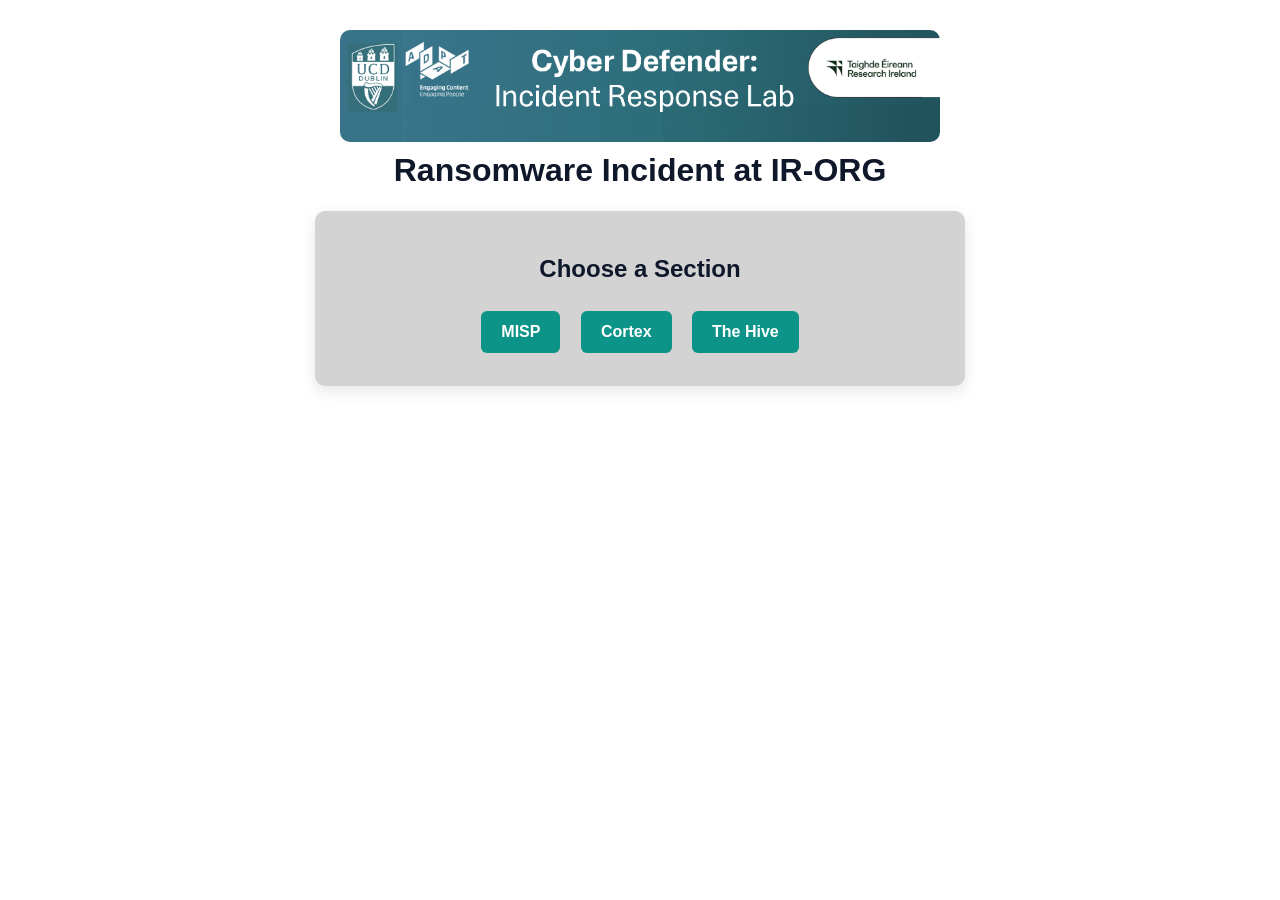
<file: index.html>
<!DOCTYPE html>
<html lang="en">
<head>
<meta charset="UTF-8">
<title>Cyber Defender: Incident Response Lab</title>

<style>

body{
  background:#ffffff;
  color:#0f172a;
  font-family: Arial, sans-serif;
  text-align:center;
  margin:0;
  padding:20px;
}

h1{
  margin-top:5px;
}

button{
  padding:12px 20px;
  margin:8px;
  font-size:16px;
  font-weight:600;
  border:none;
  border-radius:6px;
  cursor:pointer;
  background:#0d9488;
  color:white;
}

button:hover{
  opacity:0.9;
}

input{
  padding:10px;
  font-size:16px;
  width:100%;
  border-radius:6px;
  border:1px solid #ccc;
  text-align:center;
}

.feedback{
  margin-top:12px;
  font-size:18px;
}

.correct{ color:#16a34a; }
.wrong{ color:#dc2626; }

.big-box{
  background:#d3d3d3;
  width:600px;
  max-width:95%;
  margin:20px auto;
  padding:25px;
  border-radius:10px;
  box-shadow:0 5px 15px rgba(0,0,0,0.1);
}

.section{
  display:none;
}

img{
  width:600px;
  max-width:95%;
  margin:10px auto;
  display:block;
  border-radius:10px;
}

</style>
</head>

<body>

<img src="logo.png" alt="Cyber Defender Logo">

<h1>Ransomware Incident at IR-ORG</h1>

<!---------------- MAIN MENU ---------------->
<div id="menu" class="big-box">
  <h2>Choose a Section</h2>
  <button onclick="showSection('misp')">MISP</button>
  <button onclick="showSection('cortex')">Cortex</button>
  <button onclick="showSection('hive')">The Hive</button>
</div>

<!---------------- MISP ---------------->
<div id="misp" class="section big-box">
  <h2>MISP</h2>
  <p>Select a question:</p>

  <button onclick="showSection('misp-q1')">Question 1</button>
  <button onclick="showSection('misp-q2')">Question 2</button>
  <button onclick="showSection('misp-q3')">Question 3</button>

  <br><br>
  <button onclick="returnMenu()">⬅ Back to Menu</button>
</div>

<div id="misp-q1" class="section big-box">
  <p><b>What is the Threat Level for this Incident?</b></p>
  <input id="misp-q1-answer">
  <button onclick="checkText('misp-q1-answer','high')">Submit</button>
  <div class="feedback"></div>
</div>
  
<div id="misp-q2" class="section big-box">
  <p><b>What ransomware group is responsible for the incident?</b></p>
  <input id="misp-q2-answer">
  <button onclick="checkText('misp-q2-answer','dragonforce')">Submit</button>
  <div class="feedback"></div>
</div>

<div id="misp-q3" class="section big-box">
  <p><b>What is the Event ID for the "Related Event" associated with the attribute "185.59.221.75"?</b></p>
  <input id="misp-q3-answer">
  <button onclick="checkText('misp-q3-answer','1795')">Submit</button>
  <div class="feedback"></div>
</div>



<!---------------- CORTEX ---------------->
<div id="cortex" class="section big-box">
  <h2>Cortex</h2>
  <p>Select a question:</p>

  <button onclick="showSection('cortex-q1')">Question 1</button>
  <button onclick="showSection('cortex-q2')">Question 2</button>
  <button onclick="showSection('cortex-q3')">Question 3</button>

  <br><br>
  <button onclick="returnMenu()">⬅ Back to Menu</button>
</div>

<div id="cortex-q1" class="section big-box">
  <p><b>What is the first "level" value for IP <code>185.59.221.75</code>?</b></p>
  <input id="cortex-q1-answer">
  <button onclick="checkText('cortex-q1-answer','malicious')">Submit</button>
  <div class="feedback"></div>
</div>

<div id="cortex-q2" class="section big-box">
  <p><b>What namespace appears in the first taxonomy entry?</b></p>
  <input id="cortex-q2-answer">
  <button onclick="checkText('cortex-q2-answer','vt')">Submit</button>
  <div class="feedback"></div>
</div>

<div id="cortex-q3" class="section big-box">
  <p><b>How many scanners flagged this IP as malicious?</b></p>
  <input id="cortex-q3-answer">
  <button onclick="checkText('cortex-q3-answer','6')">Submit</button>
  <div class="feedback"></div>
</div>

<!---------------- THE HIVE ---------------->
<div id="hive" class="section big-box">
  <h2>The Hive</h2>
  <p>Select a question:</p>

  <button onclick="showSection('hive-q1')">Question 1</button>
  <button onclick="showSection('hive-q2')">Question 2</button>
  <button onclick="showSection('hive-q3')">Question 3</button>

  <br><br>
  <button onclick="returnMenu()">⬅ Back to Menu</button>
</div>

<div id="hive-q1" class="section big-box">
  <p><b>What domain observable is tagged as suspicious?</b></p>
  <input id="hive-q1-answer">
  <button onclick="checkText('hive-q1-answer','dom3.com')">Submit</button>
  <div class="feedback"></div>
</div>

<div id="hive-q2" class="section big-box">
  <p><b>How many case tasks are available for the Incident?</code>?</b></p>
  <input id="hive-q2-answer">
  <button onclick="checkText('hive-q2-answer','6')">Submit</button>
  <div class="feedback"></div>
</div>

<div id="hive-q3" class="section big-box">
  <p><b>Which case task involves your team preventing the ransomware from spreading all over your organisation?</b></p>
  <input id="hive-q3-answer">
  <button onclick="checkText('hive-q3-answer','containment')">Submit</button>
  <div class="feedback"></div>
</div>

<!---------------- JAVASCRIPT ---------------->
<script>

function showSection(sectionId){
  document.querySelectorAll(".section").forEach(s => s.style.display = "none");
  document.getElementById("menu").style.display = "none";
  document.getElementById(sectionId).style.display = "block";
}

function returnMenu(){
  resetAllFields();                // ✅ Clear everything
  document.querySelectorAll(".section").forEach(s => s.style.display="none");
  document.getElementById("menu").style.display="block";
}

function resetAllFields(){
  // Clear inputs
  document.querySelectorAll("input").forEach(input => {
    input.value = "";
  });

  // Clear feedback text
  document.querySelectorAll(".feedback").forEach(fb => {
    fb.innerHTML = "";
  });
}

function checkText(inputId, correctAnswer){
  let input = document.getElementById(inputId);
  let userAnswer = input.value.trim().toLowerCase();
  let expected = correctAnswer.toLowerCase();
  let feedback = input.parentElement.querySelector(".feedback");

  if(userAnswer === expected){
    feedback.innerHTML = "<span class='correct'>✅ Correct</span>";
  } else{
    feedback.innerHTML =
      "<span class='wrong'>❌ Incorrect</span><br>" +
      "Correct answer: <b>" + correctAnswer + "</b>";
  }

  // ✅ Auto-clear + return to menu
  setTimeout(() => {
    returnMenu();
  }, 1500);
}

</script>


</body>
</html>
</file>
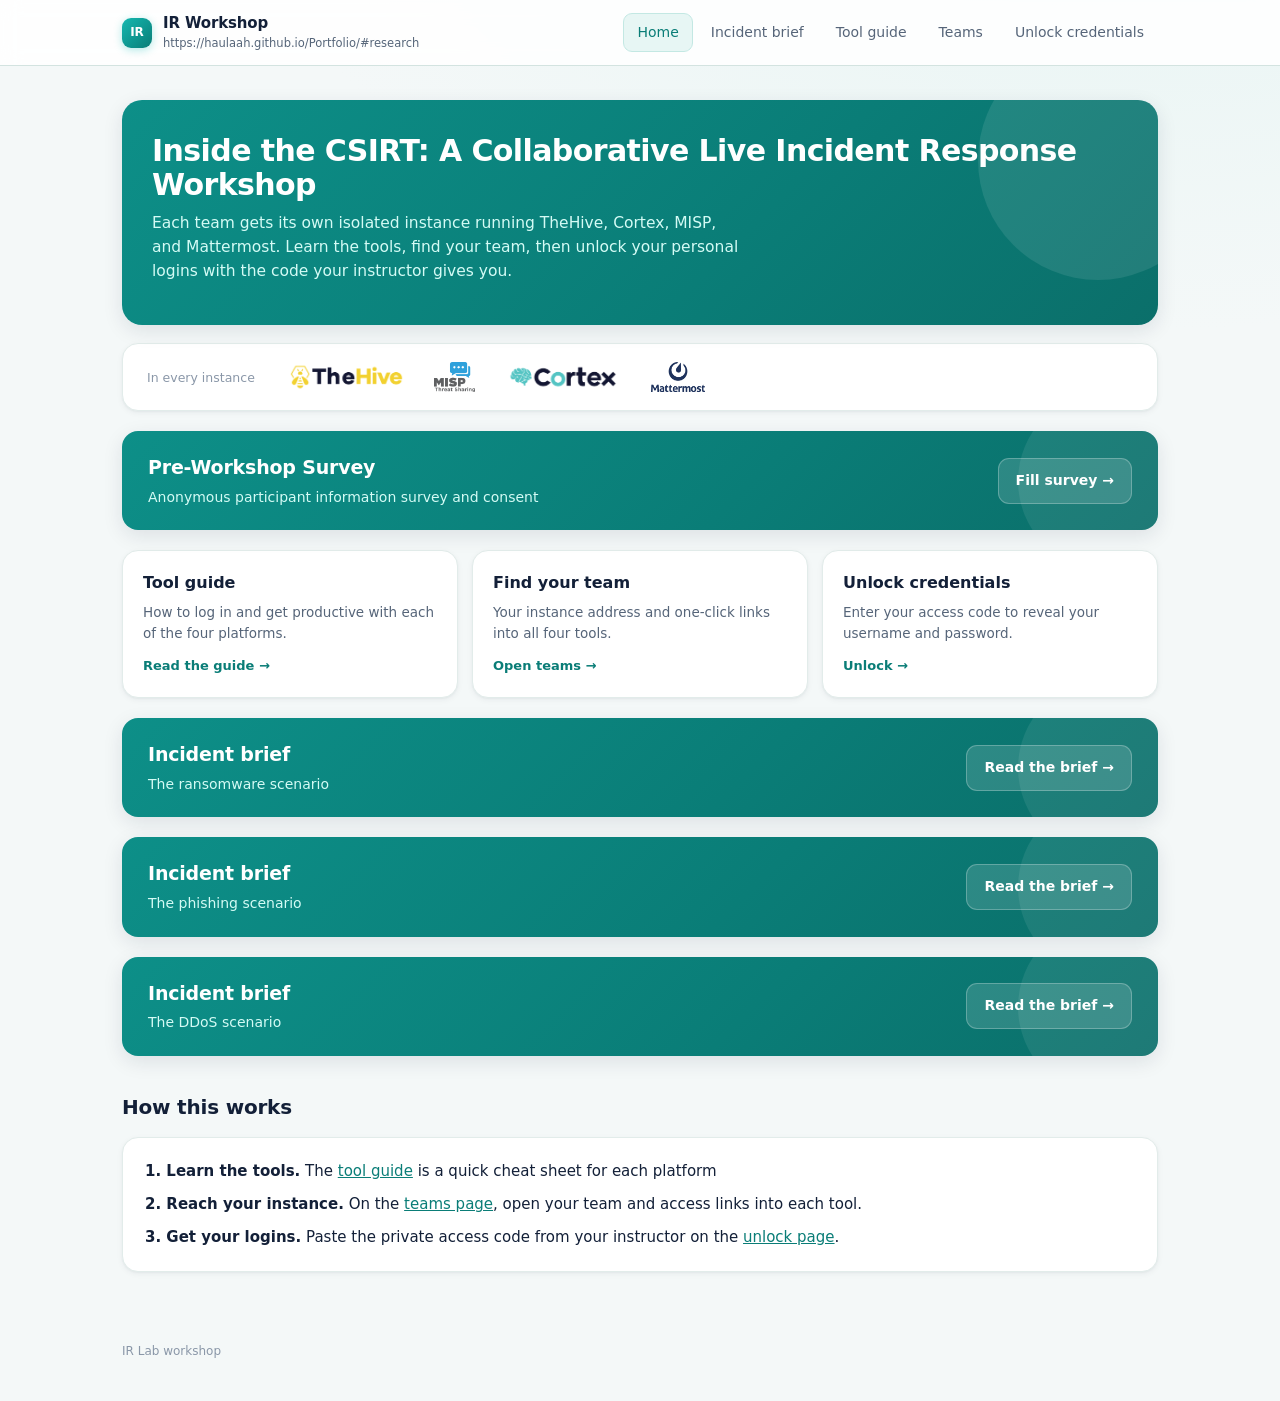
<file: ir-workshop/index.html>
<!doctype html><html lang="en"><head>
<meta charset="utf-8"><meta name="viewport" content="width=device-width, initial-scale=1">
<title>Home · IR Lab</title>
<link rel="stylesheet" href="assets/app.css">
</head><body>
<svg width="0" height="0" style="position:absolute"><defs>
<g id="i-copy"><rect x="9" y="9" width="11" height="11" rx="2" fill="none" stroke="currentColor" stroke-width="1.6"/><path d="M5 15V5a2 2 0 0 1 2-2h8" fill="none" stroke="currentColor" stroke-width="1.6"/></g>
<g id="i-ext"><path d="M14 4h6v6M20 4l-9 9M18 13v5a2 2 0 0 1-2 2H6a2 2 0 0 1-2-2V8a2 2 0 0 1 2-2h5" fill="none" stroke="currentColor" stroke-width="1.6"/></g>
</defs></svg>
<header class="top"><div class="top-in">
  <a class="brand" href="index.html"><span class="mk">IR</span>
    <div>IR Workshop<small>https://haulaah.github.io/Portfolio/#research</small></div></a>
  <nav class="nav"><a href="index.html" class="on">Home</a><a href="brief.html" class="">Incident brief</a><a href="guide.html" class="">Tool guide</a><a href="teams.html" class="">Teams</a><a href="unlock.html" class="">Unlock credentials</a></nav>
</div></header>
<main class="wrap">
<div class="hero">
  <h1>Inside the CSIRT: A Collaborative Live Incident Response Workshop</h1>
  <p class="lead">Each team gets its own isolated instance running TheHive, Cortex, MISP, and Mattermost. Learn the tools, find your team, then unlock your personal logins with the code your instructor gives you.</p>
</div>
<div class="logostrip"><span class="ls-label">In every instance</span><img src="assets/logos/thehive.png" alt="TheHive"><img src="assets/logos/misp.png" alt="MISP"><img src="assets/logos/cortex.png" alt="Cortex"><img src="assets/logos/mattermost.webp" alt="Mattermost"></div>
<a class="brief-banner" href="#">
  <div class="bb-text"><h3>Pre-Workshop Survey</h3><p>Anonymous participant information survey and consent </p></div>
  <span class="bb-cta">Fill survey →</span>
</a>
<div class="tiles3">
  <a class="navtile" href="guide.html"><h3>Tool guide</h3><p>How to log in and get productive with each of the four platforms.</p><span class="go">Read the guide →</span></a>
  <a class="navtile" href="teams.html"><h3>Find your team</h3><p>Your instance address and one-click links into all four tools.</p><span class="go">Open teams →</span></a>
  <a class="navtile" href="unlock.html"><h3>Unlock credentials</h3><p>Enter your access code to reveal your username and password.</p><span class="go">Unlock →</span></a>
</div>
<a class="brief-banner" href="#">
  <div class="bb-text"><h3>Incident brief</h3><p>The ransomware scenario</p></div>
  <span class="bb-cta">Read the brief →</span>
</a>

<a class="brief-banner" href="#">
  <div class="bb-text"><h3>Incident brief</h3><p>The phishing scenario</p></div>
  <span class="bb-cta">Read the brief →</span>
</a>
  
<a class="brief-banner" href="#">
  <div class="bb-text"><h3>Incident brief</h3><p>The DDoS scenario</p></div>
  <span class="bb-cta">Read the brief →</span>
</a>
  
<h2>How this works</h2>
<div class="card">
<p style="margin:0 0 10px"><b>1. Learn the tools.</b> The <a href="guide.html" style="color:var(--teal-ink)">tool guide</a> is a quick cheat sheet for each platform </p>
<p style="margin:0 0 10px"><b>2. Reach your instance.</b> On the <a href="teams.html" style="color:var(--teal-ink)">teams page</a>, open your team and access links into each tool.</p>
<p style="margin:0"><b>3. Get your logins.</b> Paste the private access code from your instructor on the <a href="unlock.html" style="color:var(--teal-ink)">unlock page</a>.</p>
</div></main>
<footer class="foot">IR Lab workshop </footer>
<script>
document.addEventListener('click',function(e){
 var b=e.target.closest('.btn-copy'); if(b){var t=b.getAttribute('data-copy');
  var d=function(){b.classList.add('done');setTimeout(function(){b.classList.remove('done')},1000)};
  if(navigator.clipboard&&navigator.clipboard.writeText){navigator.clipboard.writeText(t).then(d).catch(f)}else f();
  function f(){var a=document.createElement('textarea');a.value=t;a.style.position='fixed';a.style.opacity=0;
   document.body.appendChild(a);a.select();try{document.execCommand('copy');d()}catch(_){}document.body.removeChild(a)}
  return}
 var r=e.target.closest('.reveal'); if(r){var s=r.parentNode.querySelector('.secret');if(s){s.classList.toggle('show');
  r.textContent=s.classList.contains('show')?'Hide':'Show'}}
});
</script></body></html>
</file>
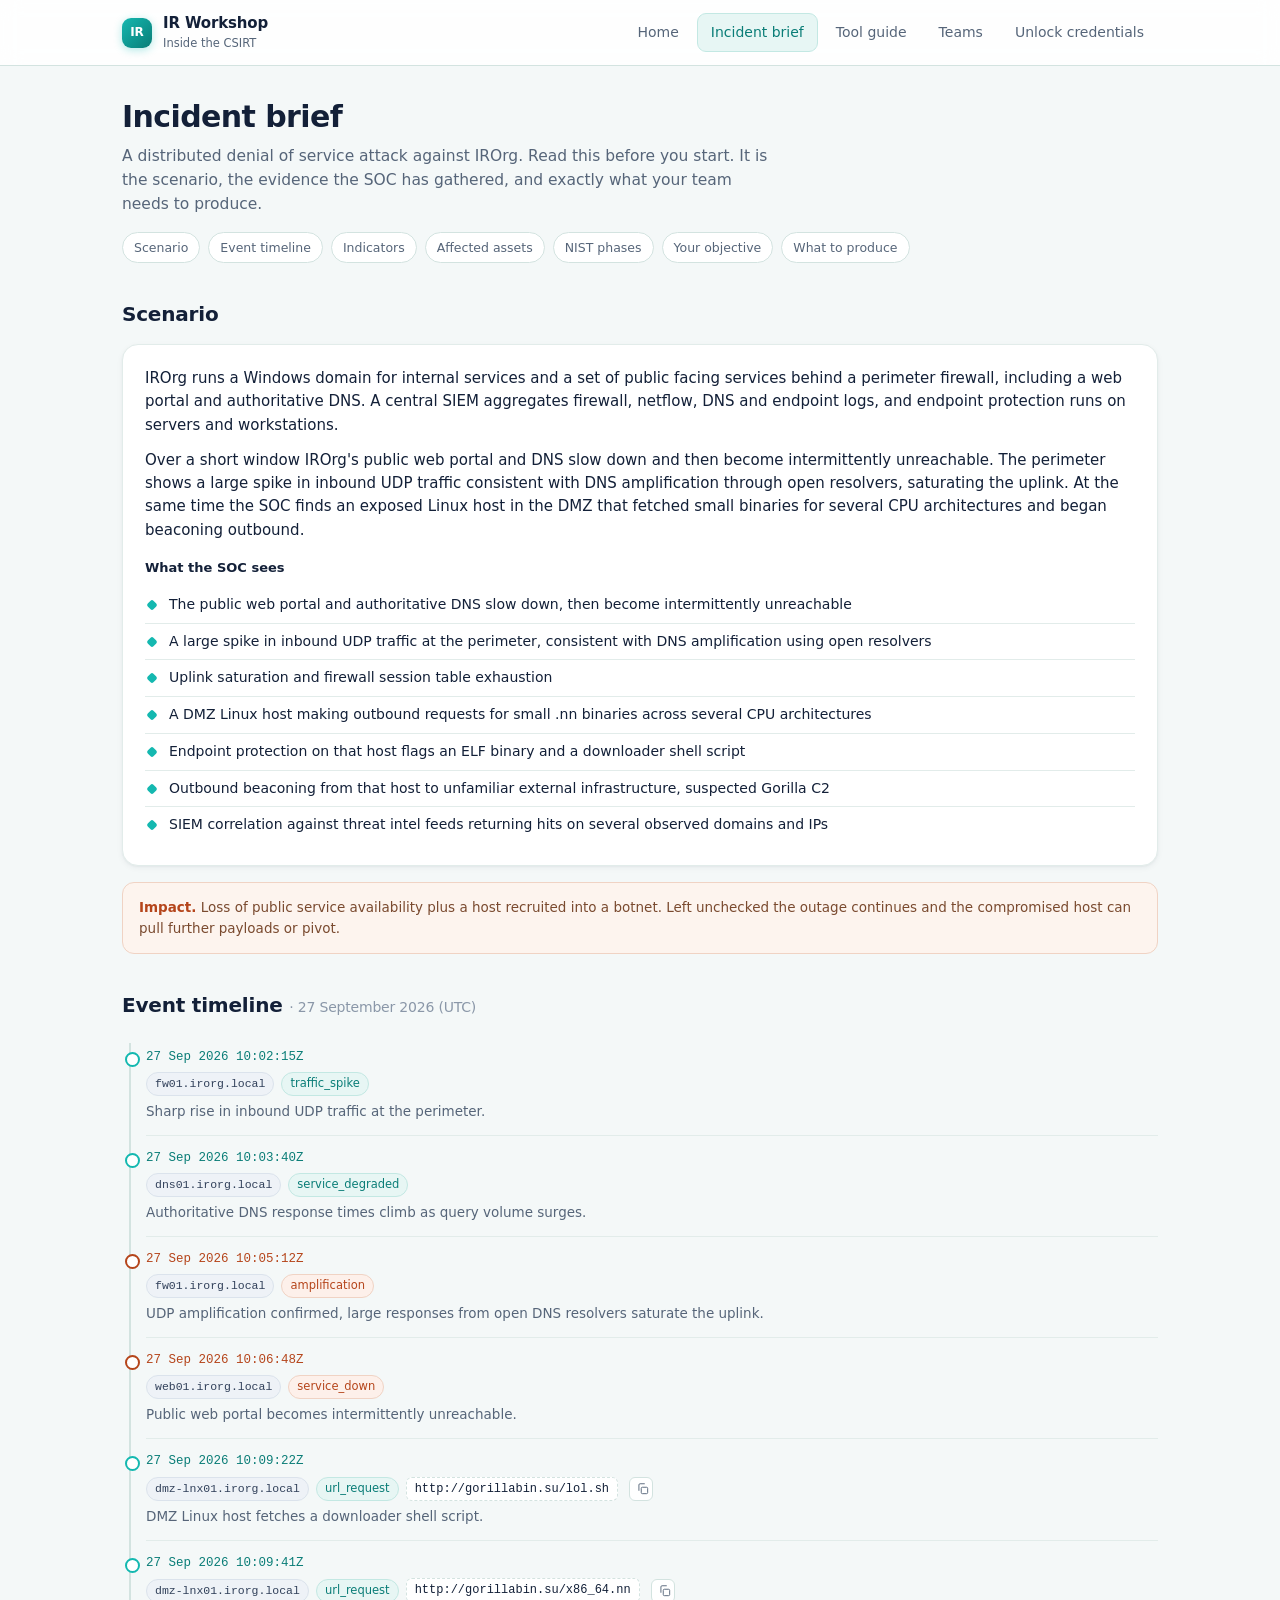
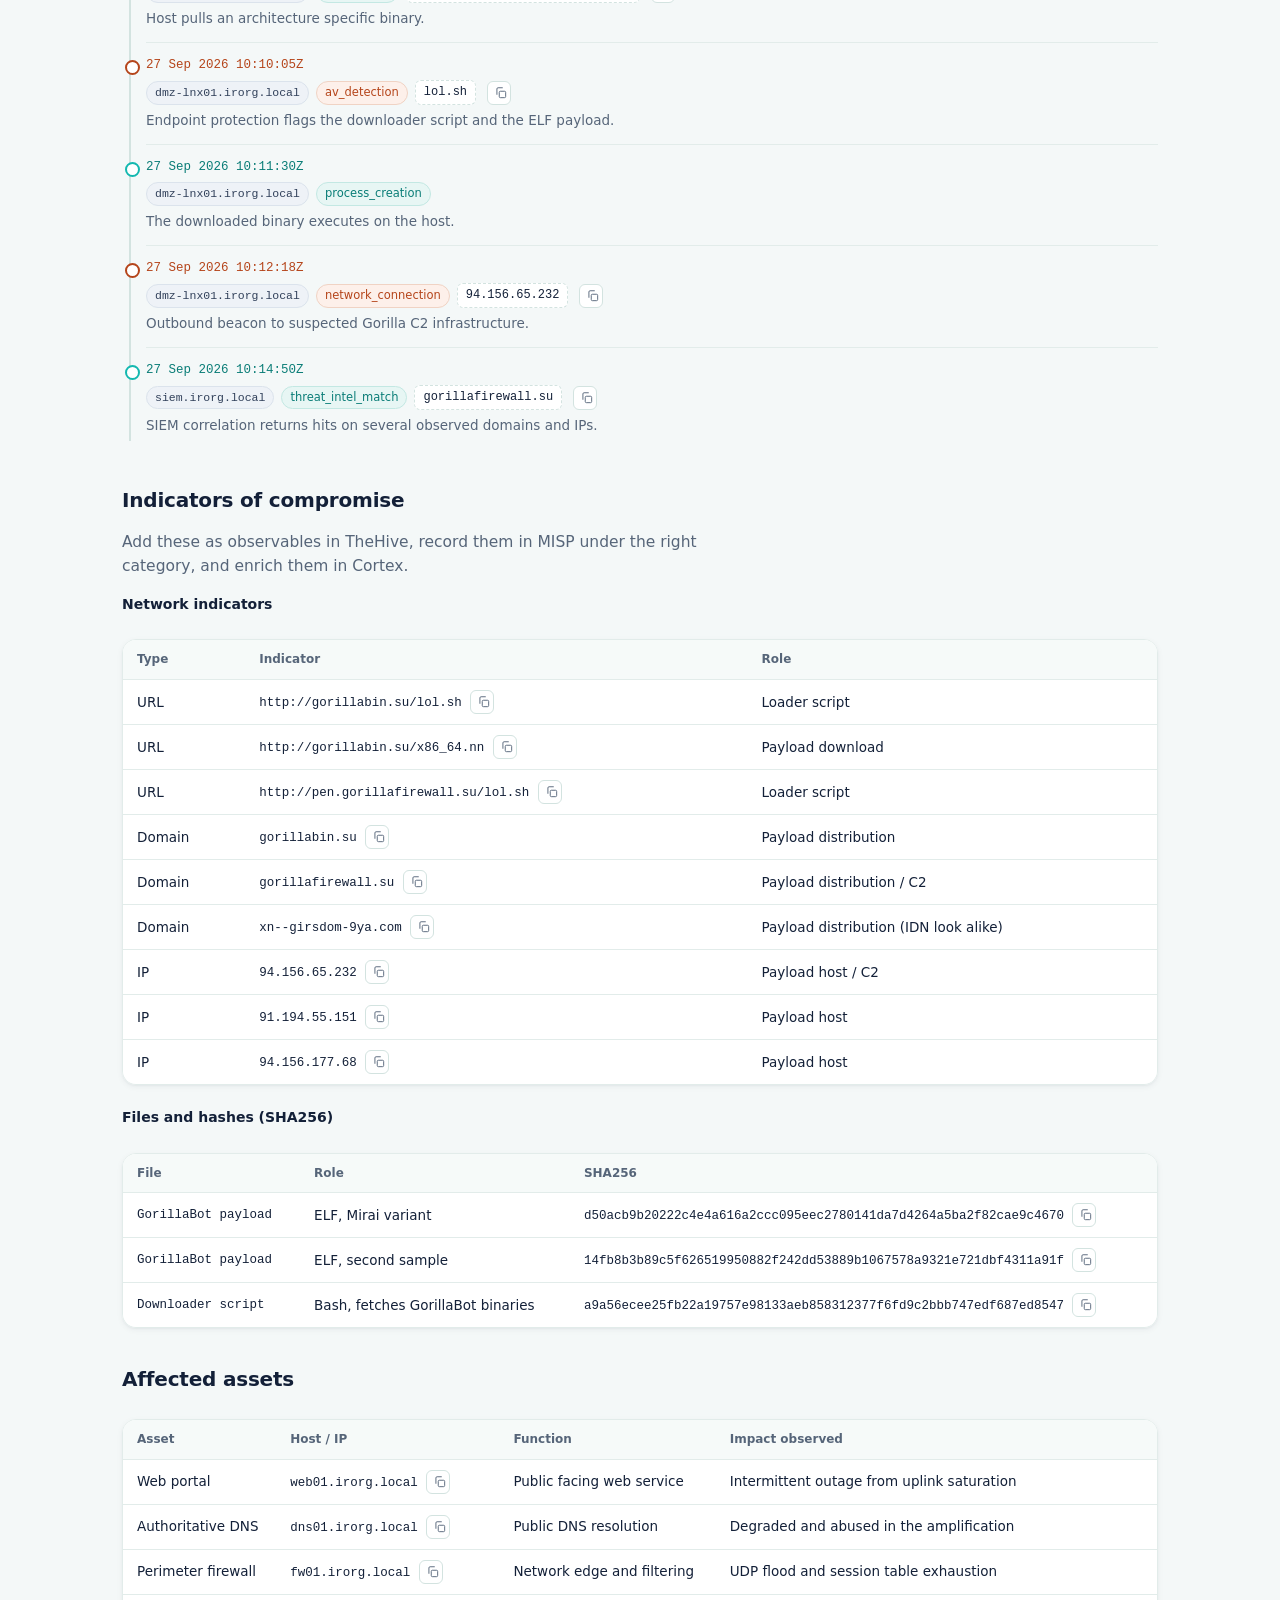
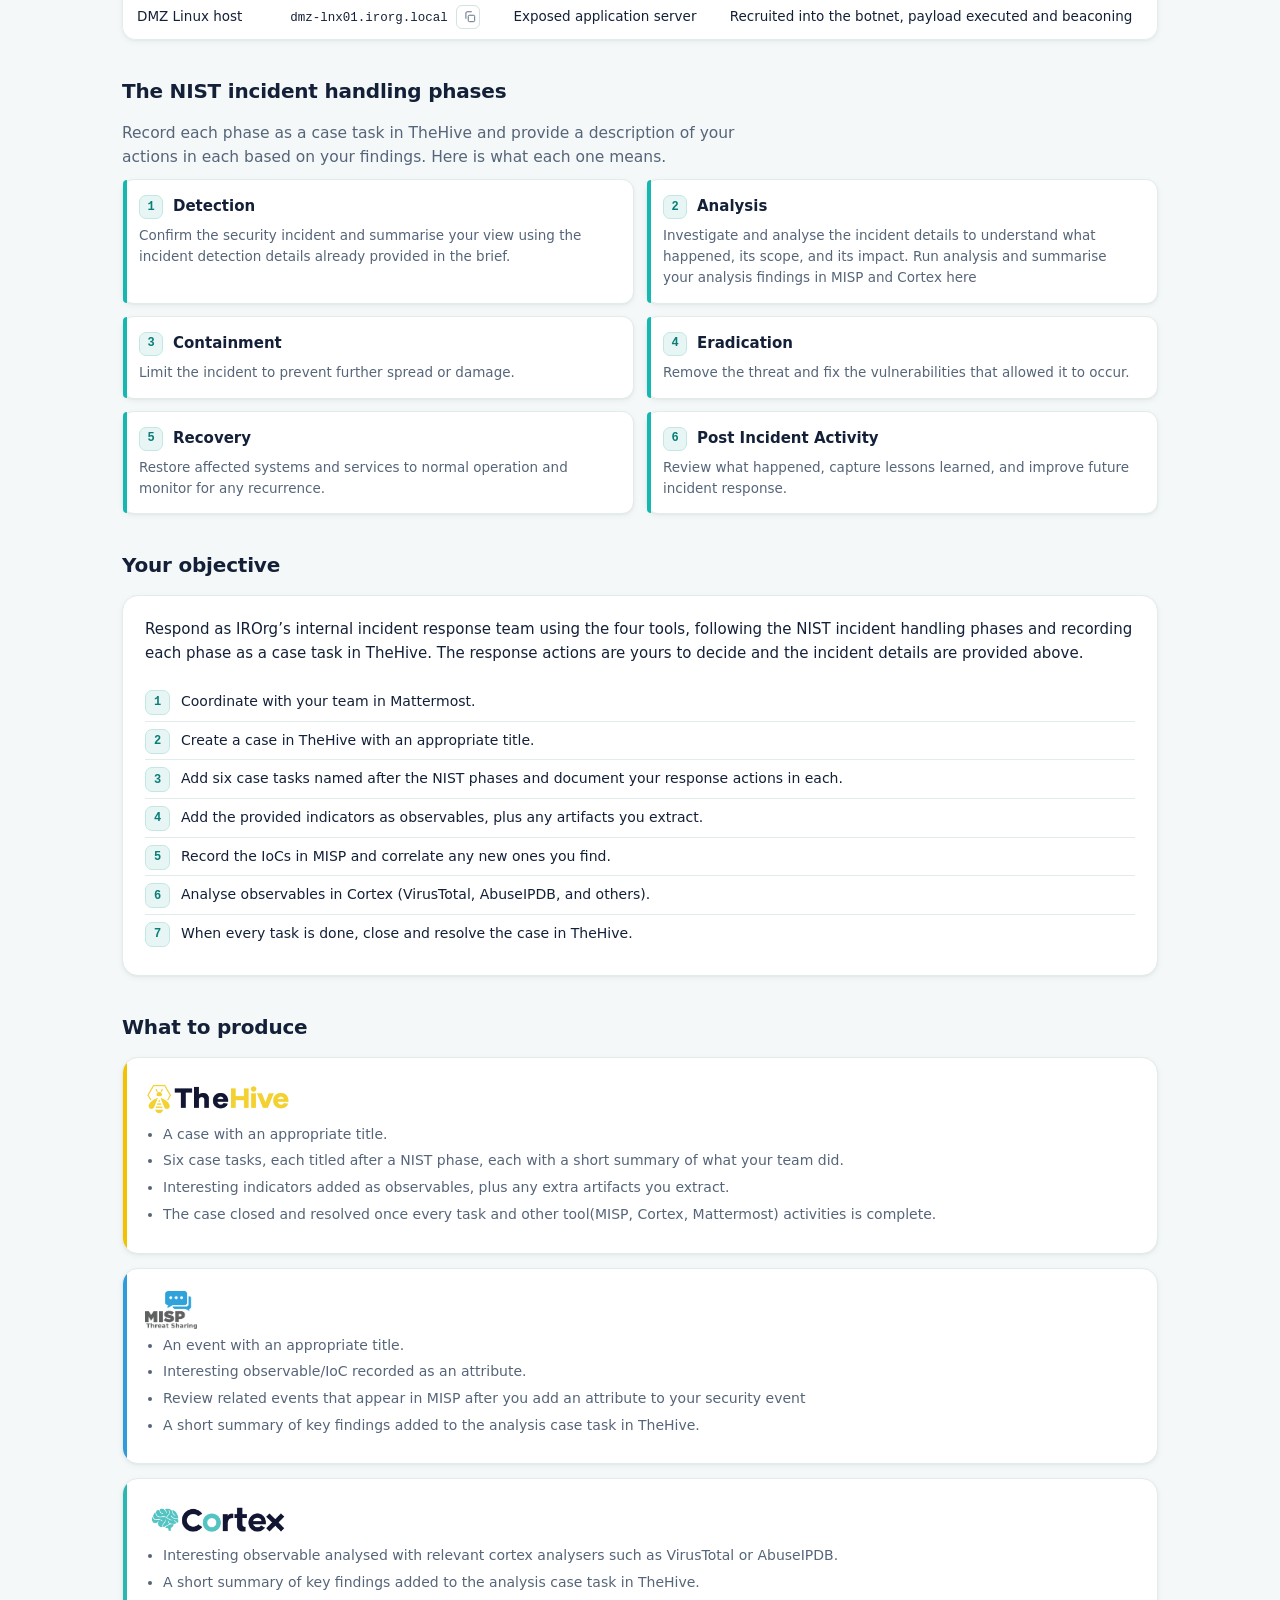
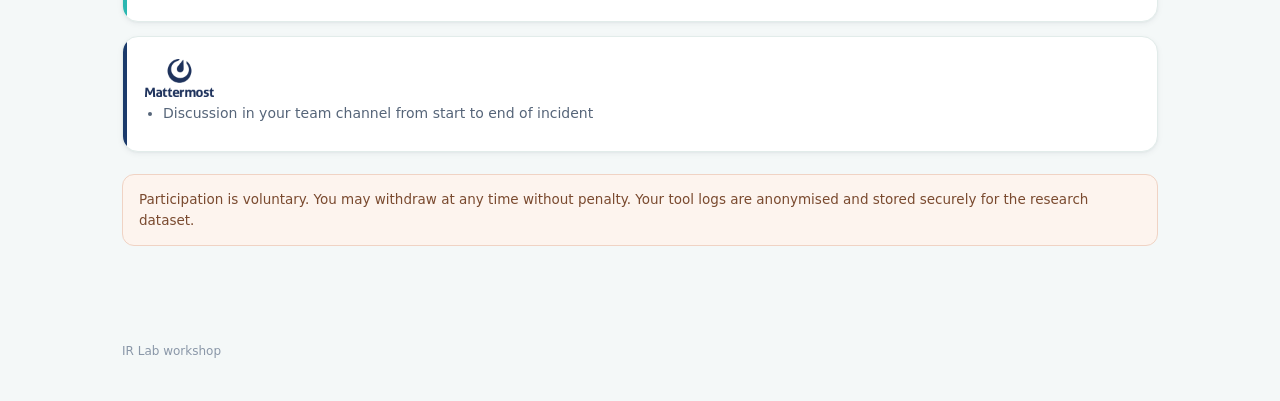
<file: ir-workshop/brief.html>
<!doctype html><html lang="en"><head>
<meta charset="utf-8"><meta name="viewport" content="width=device-width, initial-scale=1">
<title>Incident brief · IR Lab</title>
<link rel="stylesheet" href="assets/app.css">
<style>
.nistgrid{display:grid;grid-template-columns:repeat(2,1fr);gap:12px;margin-top:10px}
@media(max-width:640px){.nistgrid{grid-template-columns:1fr}}
.ncard{background:#fff;border:1px solid var(--line);border-radius:12px;padding:15px 16px;position:relative;box-shadow:var(--shadow)}
.ncard::before{content:"";position:absolute;left:0;top:0;bottom:0;width:4px;background:var(--teal);border-radius:4px 0 0 4px}
.ncard .nh{display:flex;align-items:center;gap:10px;margin-bottom:6px}
.ncard .nn{width:24px;height:24px;border-radius:7px;background:var(--teal-tint);border:1px solid #c3e8e3;color:var(--teal-ink);font-family:var(--mono);font-size:12px;font-weight:600;display:grid;place-items:center;flex:0 0 auto}
.ncard .nh b{font-size:15px}
.ncard p{margin:0;color:var(--mut);font-size:13.5px}
</style>
</head><body>
<svg width="0" height="0" style="position:absolute"><defs>
<g id="i-copy"><rect x="9" y="9" width="11" height="11" rx="2" fill="none" stroke="currentColor" stroke-width="1.6"/><path d="M5 15V5a2 2 0 0 1 2-2h8" fill="none" stroke="currentColor" stroke-width="1.6"/></g>
<g id="i-ext"><path d="M14 4h6v6M20 4l-9 9M18 13v5a2 2 0 0 1-2 2H6a2 2 0 0 1-2-2V8a2 2 0 0 1 2-2h5" fill="none" stroke="currentColor" stroke-width="1.6"/></g>
</defs></svg>
<header class="top"><div class="top-in">
  <a class="brand" href="index.html"><span class="mk">IR</span>
    <div>IR Workshop<small>Inside the CSIRT</small></div></a>
  <nav class="nav"><a href="index.html" class="">Home</a><a href="brief.html" class="on">Incident brief</a><a href="guide.html" class="">Tool guide</a><a href="teams.html" class="">Teams</a><a href="unlock.html" class="">Unlock credentials</a></nav>
</div></header>
<main class="wrap">
<h1>Incident brief</h1>
<p class="lead">A distributed denial of service attack against IROrg. Read this before you start. It is the scenario, the evidence the SOC has gathered, and exactly what your team needs to produce.</p>
<div class="jump">
 <a class="pill" href="#scenario">Scenario</a><a class="pill" href="#timeline">Event timeline</a>
 <a class="pill" href="#iocs">Indicators</a><a class="pill" href="#assets">Affected assets</a>
 <a class="pill" href="#nist">NIST phases</a><a class="pill" href="#objective">Your objective</a>
 <a class="pill" href="#deliverables">What to produce</a>
</div>
<h2 id="scenario">Scenario</h2>
<div class="card">
<p style="margin:0 0 12px">IROrg runs a Windows domain for internal services and a set of public facing services behind a perimeter firewall, including a web portal and authoritative DNS. A central SIEM aggregates firewall, netflow, DNS and endpoint logs, and endpoint protection runs on servers and workstations.</p>
<p style="margin:0 0 14px">Over a short window IROrg's public web portal and DNS slow down and then become intermittently unreachable. The perimeter shows a large spike in inbound UDP traffic consistent with DNS amplification through open resolvers, saturating the uplink. At the same time the SOC finds an exposed Linux host in the DMZ that fetched small binaries for several CPU architectures and began beaconing outbound. </p>
<b style="font-size:13px">What the SOC sees</b>
<ul class="sees"><li>The public web portal and authoritative DNS slow down, then become intermittently unreachable</li><li>A large spike in inbound UDP traffic at the perimeter, consistent with DNS amplification using open resolvers</li><li>Uplink saturation and firewall session table exhaustion</li><li>A DMZ Linux host making outbound requests for small .nn binaries across several CPU architectures</li><li>Endpoint protection on that host flags an ELF binary and a downloader shell script</li><li>Outbound beaconing from that host to unfamiliar external infrastructure, suspected Gorilla C2</li><li>SIEM correlation against threat intel feeds returning hits on several observed domains and IPs</li></ul>
</div>
<div class="warnbar" style="margin-top:16px"><b>Impact.</b> Loss of public service availability plus a host recruited into a botnet. Left unchecked the outage continues and the compromised host can pull further payloads or pivot.</div>
<h2 id="timeline">Event timeline <span style="font-weight:400;color:var(--mut2);font-size:14px">· 27 September 2026 (UTC)</span></h2>
<div class="timeline"><div class="ev"><div class="t">27 Sep 2026 10:02:15Z</div><div class="row"><span class="host">fw01.irorg.local</span><span class="type">traffic_spike</span></div><div class="d">Sharp rise in inbound UDP traffic at the perimeter.</div></div><div class="ev"><div class="t">27 Sep 2026 10:03:40Z</div><div class="row"><span class="host">dns01.irorg.local</span><span class="type">service_degraded</span></div><div class="d">Authoritative DNS response times climb as query volume surges.</div></div><div class="ev crit"><div class="t">27 Sep 2026 10:05:12Z</div><div class="row"><span class="host">fw01.irorg.local</span><span class="type">amplification</span></div><div class="d">UDP amplification confirmed, large responses from open DNS resolvers saturate the uplink.</div></div><div class="ev crit"><div class="t">27 Sep 2026 10:06:48Z</div><div class="row"><span class="host">web01.irorg.local</span><span class="type">service_down</span></div><div class="d">Public web portal becomes intermittently unreachable.</div></div><div class="ev"><div class="t">27 Sep 2026 10:09:22Z</div><div class="row"><span class="host">dmz-lnx01.irorg.local</span><span class="type">url_request</span><span class="ind">http://gorillabin.su/lol.sh</span><button class="btn-copy" data-copy="http://gorillabin.su/lol.sh" title="Copy"><svg viewBox="0 0 24 24" width="14" height="14"><use href="#i-copy"/></svg></button></div><div class="d">DMZ Linux host fetches a downloader shell script.</div></div><div class="ev"><div class="t">27 Sep 2026 10:09:41Z</div><div class="row"><span class="host">dmz-lnx01.irorg.local</span><span class="type">url_request</span><span class="ind">http://gorillabin.su/x86_64.nn</span><button class="btn-copy" data-copy="http://gorillabin.su/x86_64.nn" title="Copy"><svg viewBox="0 0 24 24" width="14" height="14"><use href="#i-copy"/></svg></button></div><div class="d">Host pulls an architecture specific binary.</div></div><div class="ev crit"><div class="t">27 Sep 2026 10:10:05Z</div><div class="row"><span class="host">dmz-lnx01.irorg.local</span><span class="type">av_detection</span><span class="ind">lol.sh</span><button class="btn-copy" data-copy="lol.sh" title="Copy"><svg viewBox="0 0 24 24" width="14" height="14"><use href="#i-copy"/></svg></button></div><div class="d">Endpoint protection flags the downloader script and the ELF payload.</div></div><div class="ev"><div class="t">27 Sep 2026 10:11:30Z</div><div class="row"><span class="host">dmz-lnx01.irorg.local</span><span class="type">process_creation</span></div><div class="d">The downloaded binary executes on the host.</div></div><div class="ev crit"><div class="t">27 Sep 2026 10:12:18Z</div><div class="row"><span class="host">dmz-lnx01.irorg.local</span><span class="type">network_connection</span><span class="ind">94.156.65.232</span><button class="btn-copy" data-copy="94.156.65.232" title="Copy"><svg viewBox="0 0 24 24" width="14" height="14"><use href="#i-copy"/></svg></button></div><div class="d">Outbound beacon to suspected Gorilla C2 infrastructure.</div></div><div class="ev"><div class="t">27 Sep 2026 10:14:50Z</div><div class="row"><span class="host">siem.irorg.local</span><span class="type">threat_intel_match</span><span class="ind">gorillafirewall.su</span><button class="btn-copy" data-copy="gorillafirewall.su" title="Copy"><svg viewBox="0 0 24 24" width="14" height="14"><use href="#i-copy"/></svg></button></div><div class="d">SIEM correlation returns hits on several observed domains and IPs.</div></div></div>
<h2 id="iocs">Indicators of compromise</h2>
<p class="lead">Add these as observables in TheHive, record them in MISP under the right category, and enrich them in Cortex. </p>
<h3 style="font-size:14px;margin:16px 0 7px">Network indicators</h3>
<div class="roster"><table><thead><tr><th>Type</th><th>Indicator</th><th>Role</th></tr></thead><tbody><tr><td>URL</td><td><span class="mono-cell">http://gorillabin.su/lol.sh</span> <button class="btn-copy" data-copy="http://gorillabin.su/lol.sh" title="Copy"><svg viewBox="0 0 24 24" width="14" height="14"><use href="#i-copy"/></svg></button></td><td>Loader script</td></tr><tr><td>URL</td><td><span class="mono-cell">http://gorillabin.su/x86_64.nn</span> <button class="btn-copy" data-copy="http://gorillabin.su/x86_64.nn" title="Copy"><svg viewBox="0 0 24 24" width="14" height="14"><use href="#i-copy"/></svg></button></td><td>Payload download</td></tr><tr><td>URL</td><td><span class="mono-cell">http://pen.gorillafirewall.su/lol.sh</span> <button class="btn-copy" data-copy="http://pen.gorillafirewall.su/lol.sh" title="Copy"><svg viewBox="0 0 24 24" width="14" height="14"><use href="#i-copy"/></svg></button></td><td>Loader script</td></tr><tr><td>Domain</td><td><span class="mono-cell">gorillabin.su</span> <button class="btn-copy" data-copy="gorillabin.su" title="Copy"><svg viewBox="0 0 24 24" width="14" height="14"><use href="#i-copy"/></svg></button></td><td>Payload distribution</td></tr><tr><td>Domain</td><td><span class="mono-cell">gorillafirewall.su</span> <button class="btn-copy" data-copy="gorillafirewall.su" title="Copy"><svg viewBox="0 0 24 24" width="14" height="14"><use href="#i-copy"/></svg></button></td><td>Payload distribution / C2</td></tr><tr><td>Domain</td><td><span class="mono-cell">xn--girsdom-9ya.com</span> <button class="btn-copy" data-copy="xn--girsdom-9ya.com" title="Copy"><svg viewBox="0 0 24 24" width="14" height="14"><use href="#i-copy"/></svg></button></td><td>Payload distribution (IDN look alike)</td></tr><tr><td>IP</td><td><span class="mono-cell">94.156.65.232</span> <button class="btn-copy" data-copy="94.156.65.232" title="Copy"><svg viewBox="0 0 24 24" width="14" height="14"><use href="#i-copy"/></svg></button></td><td>Payload host / C2</td></tr><tr><td>IP</td><td><span class="mono-cell">91.194.55.151</span> <button class="btn-copy" data-copy="91.194.55.151" title="Copy"><svg viewBox="0 0 24 24" width="14" height="14"><use href="#i-copy"/></svg></button></td><td>Payload host</td></tr><tr><td>IP</td><td><span class="mono-cell">94.156.177.68</span> <button class="btn-copy" data-copy="94.156.177.68" title="Copy"><svg viewBox="0 0 24 24" width="14" height="14"><use href="#i-copy"/></svg></button></td><td>Payload host</td></tr></tbody></table></div>
<h3 style="font-size:14px;margin:22px 0 7px">Files and hashes (SHA256)</h3>
<div class="roster"><table><thead><tr><th>File</th><th>Role</th><th>SHA256</th></tr></thead><tbody><tr><td class="mono-cell">GorillaBot payload</td><td>ELF, Mirai variant</td><td><span class="mono-cell">d50acb9b20222c4e4a616a2ccc095eec2780141da7d4264a5ba2f82cae9c4670</span> <button class="btn-copy" data-copy="d50acb9b20222c4e4a616a2ccc095eec2780141da7d4264a5ba2f82cae9c4670" title="Copy"><svg viewBox="0 0 24 24" width="14" height="14"><use href="#i-copy"/></svg></button></td></tr><tr><td class="mono-cell">GorillaBot payload</td><td>ELF, second sample</td><td><span class="mono-cell">14fb8b3b89c5f626519950882f242dd53889b1067578a9321e721dbf4311a91f</span> <button class="btn-copy" data-copy="14fb8b3b89c5f626519950882f242dd53889b1067578a9321e721dbf4311a91f" title="Copy"><svg viewBox="0 0 24 24" width="14" height="14"><use href="#i-copy"/></svg></button></td></tr><tr><td class="mono-cell">Downloader script</td><td>Bash, fetches GorillaBot binaries</td><td><span class="mono-cell">a9a56ecee25fb22a19757e98133aeb858312377f6fd9c2bbb747edf687ed8547</span> <button class="btn-copy" data-copy="a9a56ecee25fb22a19757e98133aeb858312377f6fd9c2bbb747edf687ed8547" title="Copy"><svg viewBox="0 0 24 24" width="14" height="14"><use href="#i-copy"/></svg></button></td></tr></tbody></table></div>
<h2 id="assets">Affected assets</h2>
<div class="roster"><table><thead><tr><th>Asset</th><th>Host / IP</th><th>Function</th><th>Impact observed</th></tr></thead><tbody><tr><td>Web portal</td><td><span class="mono-cell">web01.irorg.local</span> <button class="btn-copy" data-copy="web01.irorg.local" title="Copy"><svg viewBox="0 0 24 24" width="14" height="14"><use href="#i-copy"/></svg></button></td><td>Public facing web service</td><td>Intermittent outage from uplink saturation</td></tr><tr><td>Authoritative DNS</td><td><span class="mono-cell">dns01.irorg.local</span> <button class="btn-copy" data-copy="dns01.irorg.local" title="Copy"><svg viewBox="0 0 24 24" width="14" height="14"><use href="#i-copy"/></svg></button></td><td>Public DNS resolution</td><td>Degraded and abused in the amplification</td></tr><tr><td>Perimeter firewall</td><td><span class="mono-cell">fw01.irorg.local</span> <button class="btn-copy" data-copy="fw01.irorg.local" title="Copy"><svg viewBox="0 0 24 24" width="14" height="14"><use href="#i-copy"/></svg></button></td><td>Network edge and filtering</td><td>UDP flood and session table exhaustion</td></tr><tr><td>DMZ Linux host</td><td><span class="mono-cell">dmz-lnx01.irorg.local</span> <button class="btn-copy" data-copy="dmz-lnx01.irorg.local" title="Copy"><svg viewBox="0 0 24 24" width="14" height="14"><use href="#i-copy"/></svg></button></td><td>Exposed application server</td><td>Recruited into the botnet, payload executed and beaconing</td></tr></tbody></table></div>
<h2 id="nist">The NIST incident handling phases</h2>
<p class="lead">Record each phase as a case task in TheHive and provide a description of your actions in each based on your findings. Here is what each one means.</p>
<div class="nistgrid"><div class="ncard"><div class="nh"><span class="nn">1</span><b>Detection</b></div><p> Confirm the security incident and summarise your view using the incident detection details already provided in the brief. </p></div><div class="ncard"><div class="nh"><span class="nn">2</span><b>Analysis</b></div><p> Investigate and analyse the incident details to understand what happened, its scope, and its impact. Run analysis and summarise your analysis findings in MISP and Cortex here </p></div><div class="ncard"><div class="nh"><span class="nn">3</span><b>Containment</b></div><p>Limit the incident to prevent further spread or damage. </p></div><div class="ncard"><div class="nh"><span class="nn">4</span><b>Eradication</b></div><p>Remove the threat and fix the vulnerabilities that allowed it to occur.</p></div><div class="ncard"><div class="nh"><span class="nn">5</span><b>Recovery</b></div><p>Restore affected systems and services to normal operation and monitor for any recurrence. </p></div><div class="ncard"><div class="nh"><span class="nn">6</span><b>Post Incident Activity</b></div><p> Review what happened, capture lessons learned, and improve future incident response.</p></div></div>
<h2 id="objective">Your objective</h2>
<div class="card">
<p style="margin:0">Respond as IROrg’s internal incident response team using the four tools, following the NIST incident handling phases and recording each phase as a case task in TheHive. The response actions are yours to decide and the incident details are provided above.</p>
<ol class="steps" style="margin-top:18px"><li>Coordinate with your team in Mattermost.</li><li>Create a case in TheHive with an appropriate title.</li><li>Add six case tasks named after the NIST phases and document your response actions in each.</li><li>Add the provided indicators as observables, plus any artifacts you extract.</li><li>Record the IoCs in MISP and correlate any new ones you find.</li><li>Analyse observables in Cortex (VirusTotal, AbuseIPDB, and others).</li><li>When every task is done, close and resolve the case in TheHive.</li></ol>
</div>
<h2 id="deliverables">What to produce</h2>
<div class="tool" style="--accent:#f2c200"><div class="tool-h"><img class="tlogo" src="assets/logos/thehive.png" alt="TheHive"></div><ul class="blist"><li>A case with an appropriate title.</li><li>Six case tasks, each titled after a NIST phase, each with a short summary of what your team did.</li><li>Interesting indicators added as observables, plus any extra artifacts you extract.</li><li>The case closed and resolved once every task and other tool(MISP, Cortex, Mattermost) activities is complete.</li></ul></div><div class="tool" style="--accent:#2f9bdd"><div class="tool-h"><img class="tlogo" src="assets/logos/misp.png" alt="MISP"></div><ul class="blist"><li>An event with an appropriate title.</li><li>Interesting observable/IoC recorded as an attribute.</li><li>Review related events that appear in MISP after you add an attribute to your security event</li><li>A short summary of key findings added to the analysis case task in TheHive.</li></ul></div><div class="tool" style="--accent:#2bb7b1"><div class="tool-h"><img class="tlogo" src="assets/logos/cortex.png" alt="Cortex"></div><ul class="blist"><li>Interesting observable analysed with relevant cortex analysers such as VirusTotal or AbuseIPDB.</li><li>A short summary of key findings added to the analysis case task in TheHive.</li></ul></div><div class="tool" style="--accent:#1b3a6b"><div class="tool-h"><img class="tlogo" src="assets/logos/mattermost.webp" alt="Mattermost"></div><ul class="blist"><li>Discussion in your team channel from start to end of incident </li></ul></div>
<div class="warnbar" style="margin-top:22px">Participation is voluntary. You may withdraw at any time without penalty. Your tool logs are anonymised and stored securely for the research dataset.</div>
</main>
<footer class="foot">IR Lab workshop </footer>
<script>
document.addEventListener('click',function(e){
 var b=e.target.closest('.btn-copy'); if(b){var t=b.getAttribute('data-copy');
  var d=function(){b.classList.add('done');setTimeout(function(){b.classList.remove('done')},1000)};
  if(navigator.clipboard&&navigator.clipboard.writeText){navigator.clipboard.writeText(t).then(d).catch(f)}else f();
  function f(){var a=document.createElement('textarea');a.value=t;a.style.position='fixed';a.style.opacity=0;
   document.body.appendChild(a);a.select();try{document.execCommand('copy');d()}catch(_){}document.body.removeChild(a)}
  return}
 var r=e.target.closest('.reveal'); if(r){var s=r.parentNode.querySelector('.secret');if(s){s.classList.toggle('show');
  r.textContent=s.classList.contains('show')?'Hide':'Show'}}
});
</script></body></html>
</file>
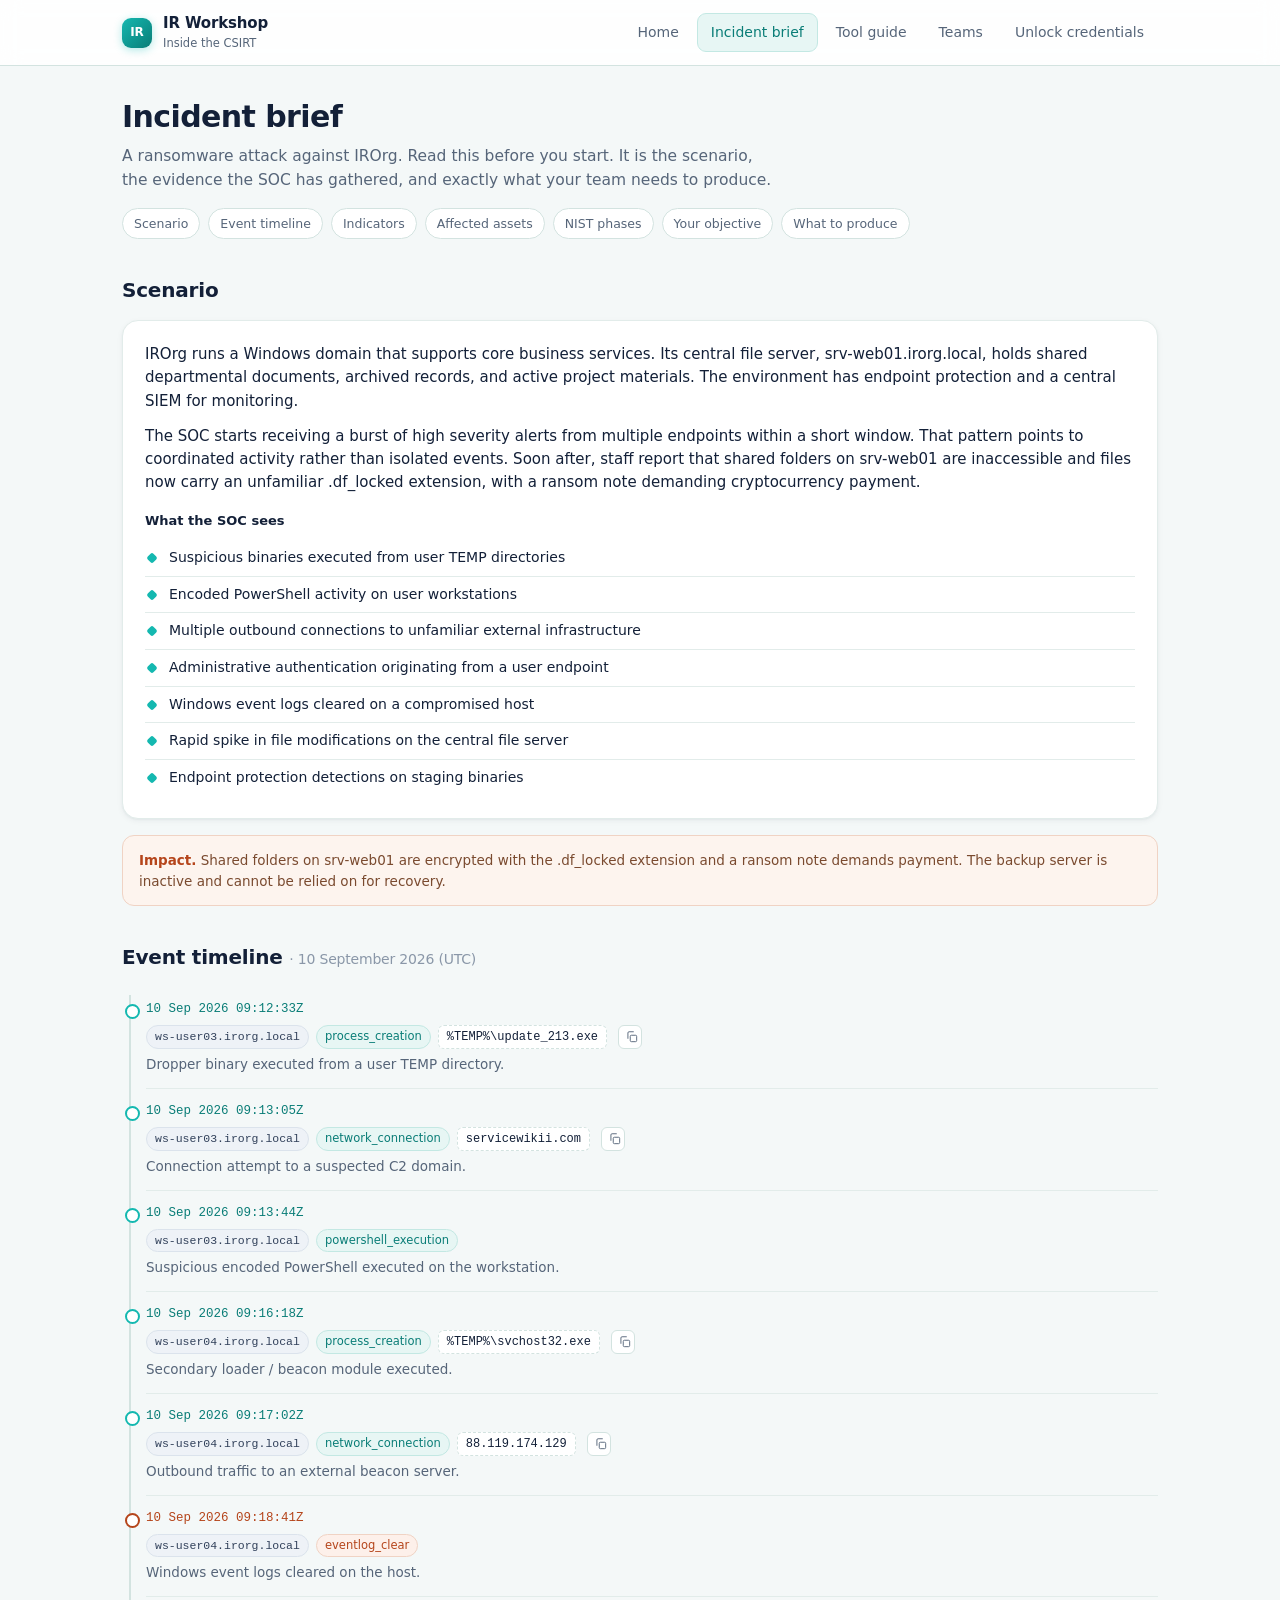
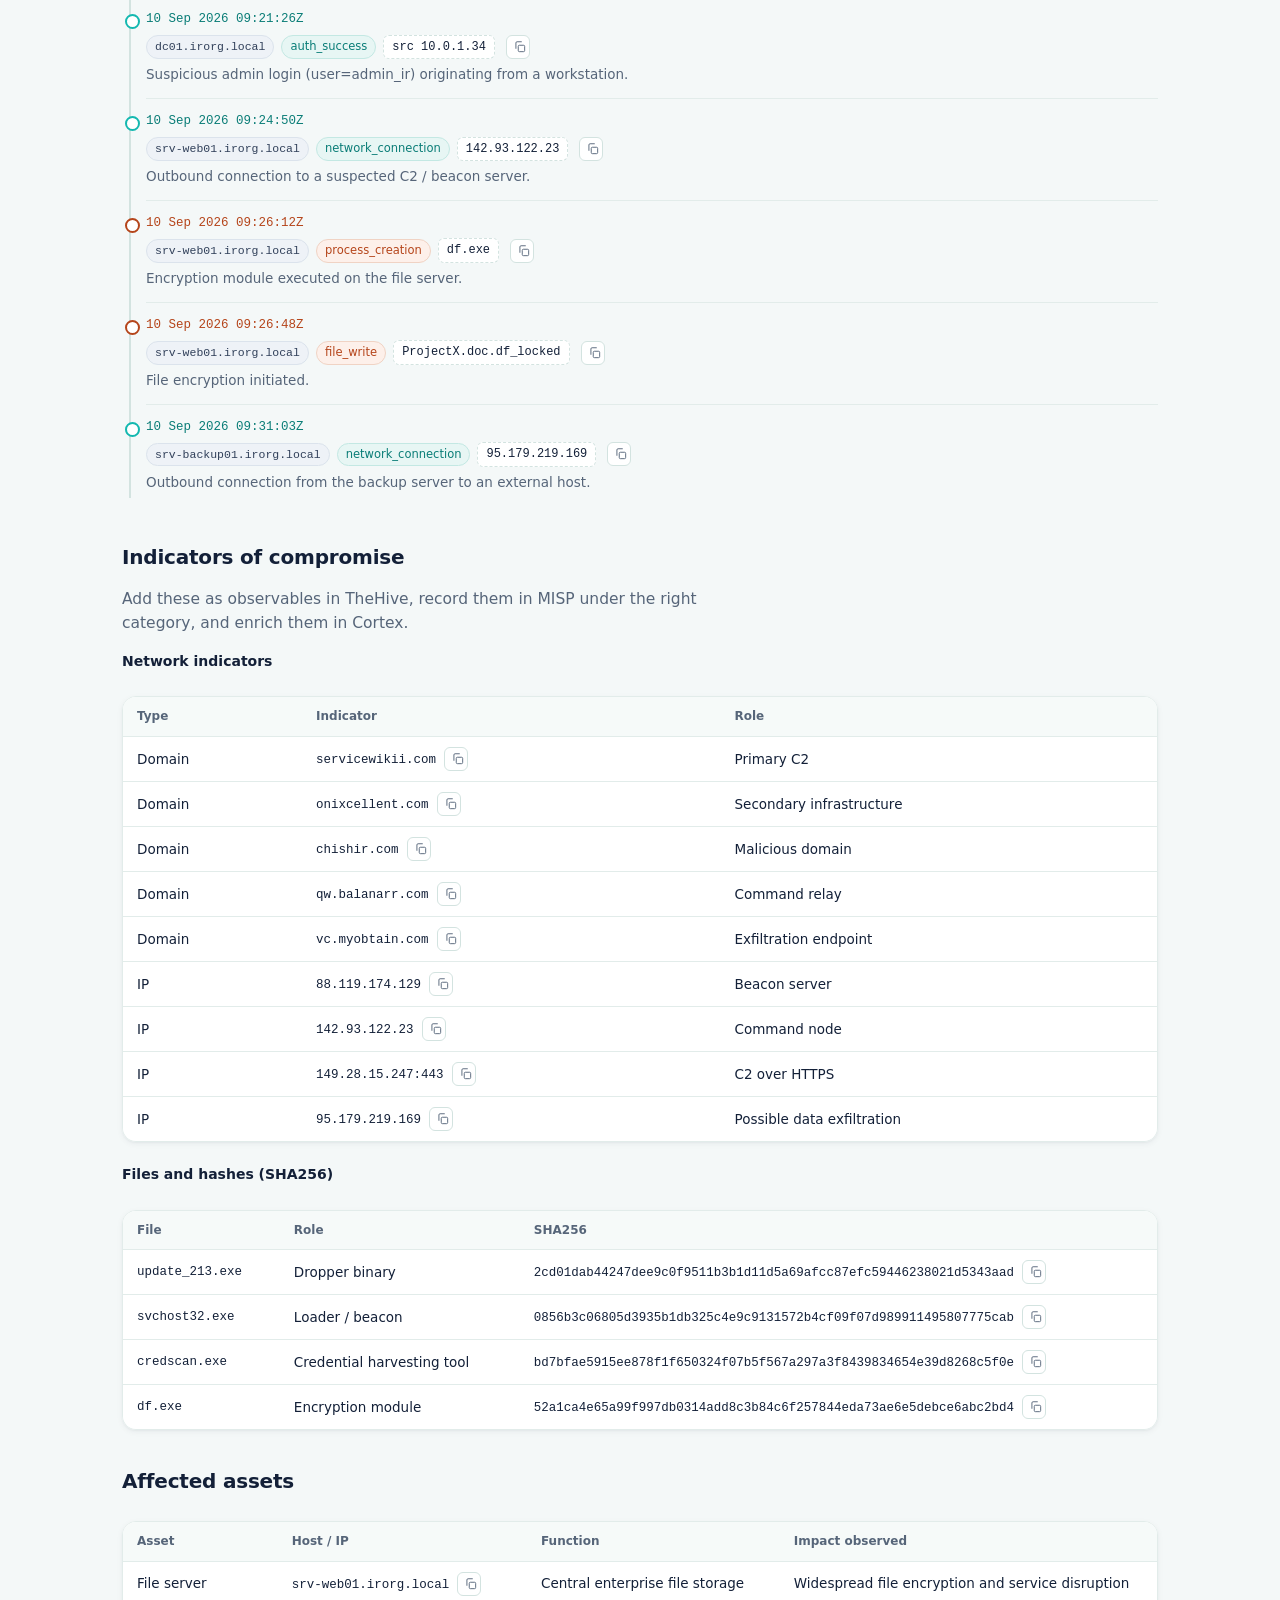
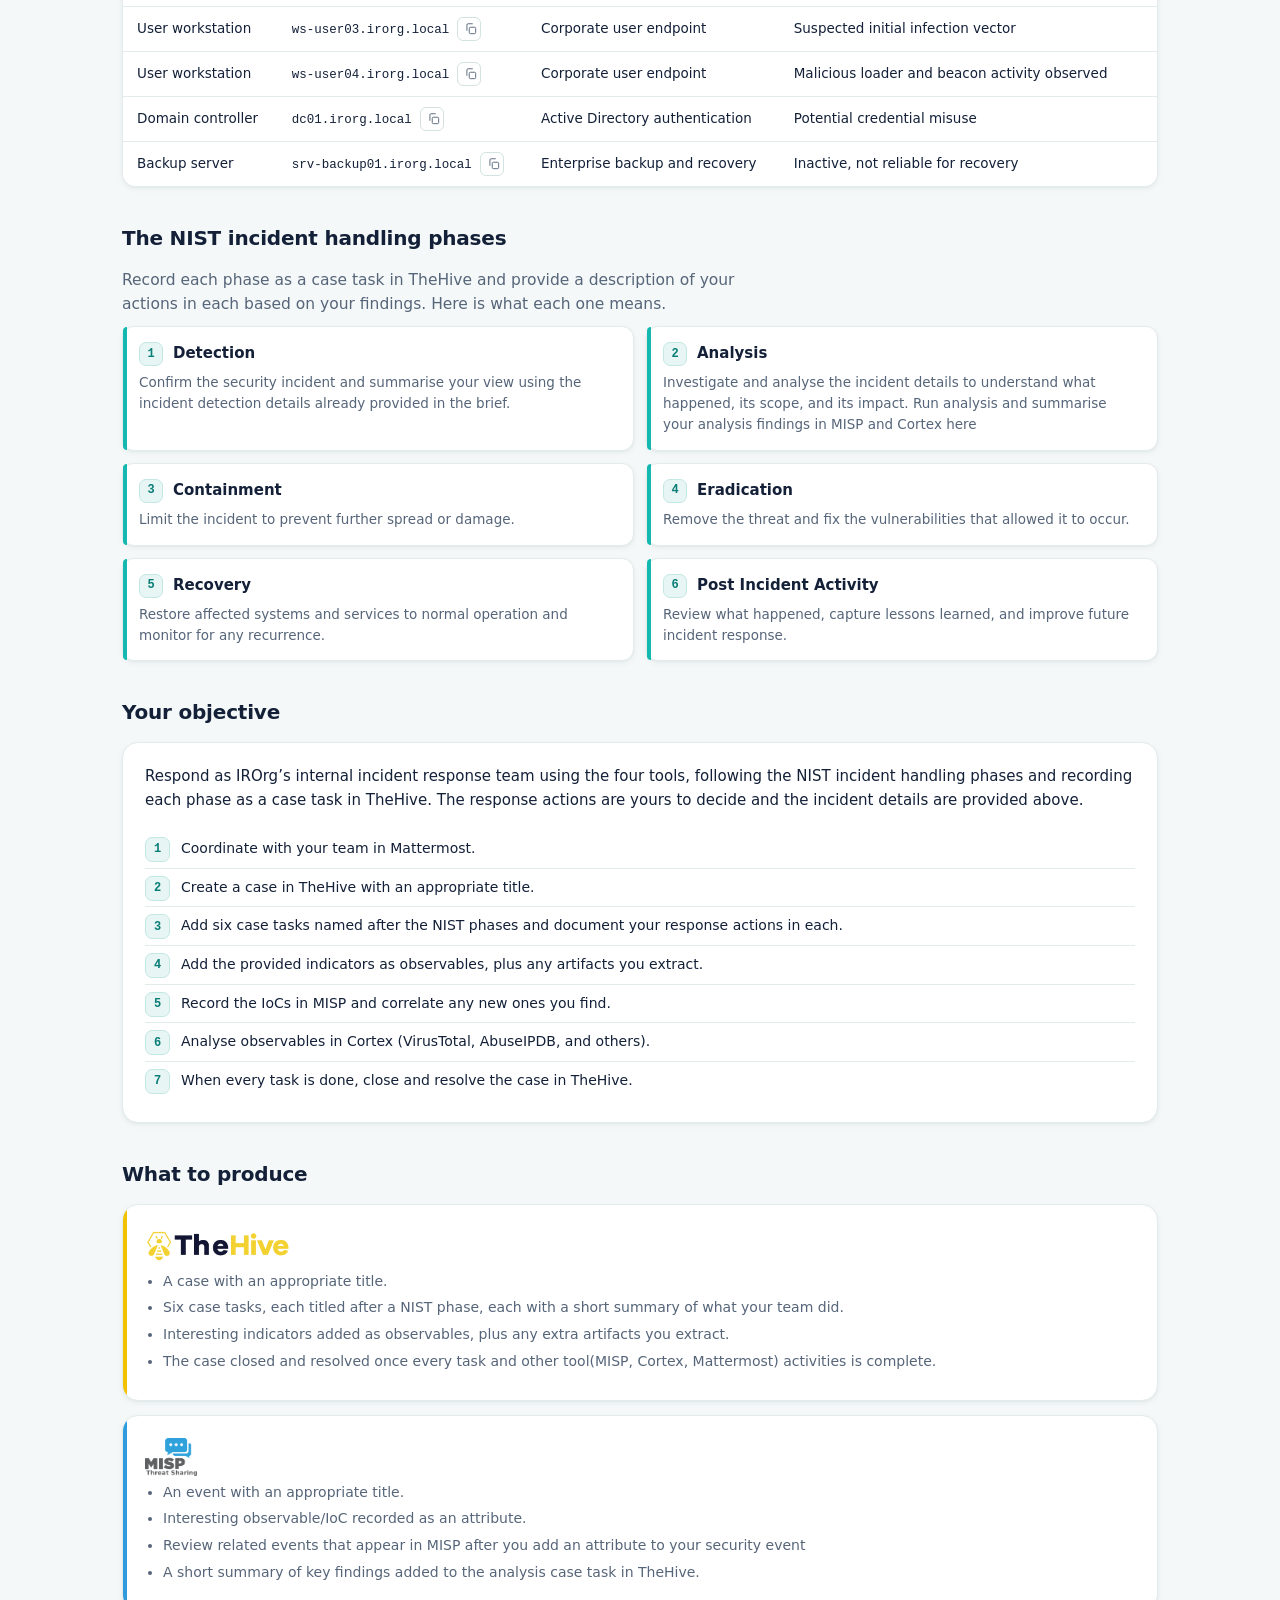
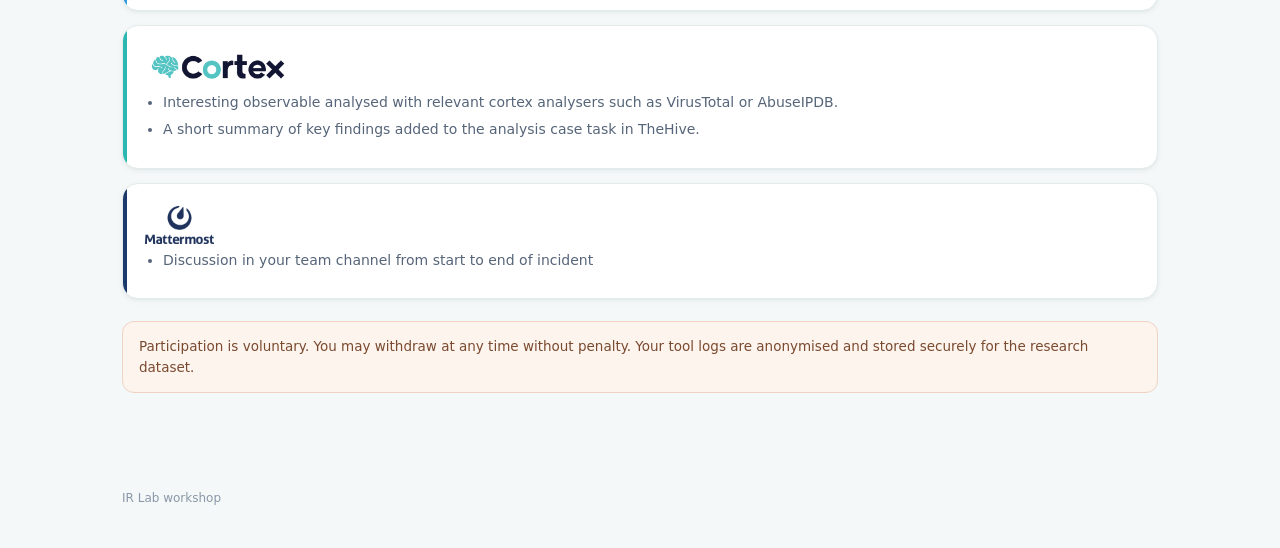
<file: ir-workshop/brief1.html>
<!doctype html><html lang="en"><head>
<meta charset="utf-8"><meta name="viewport" content="width=device-width, initial-scale=1">
<title>Incident brief · IR Lab</title>
<link rel="stylesheet" href="assets/app.css">
<style>
.nistgrid{display:grid;grid-template-columns:repeat(2,1fr);gap:12px;margin-top:10px}
@media(max-width:640px){.nistgrid{grid-template-columns:1fr}}
.ncard{background:#fff;border:1px solid var(--line);border-radius:12px;padding:15px 16px;position:relative;box-shadow:var(--shadow)}
.ncard::before{content:"";position:absolute;left:0;top:0;bottom:0;width:4px;background:var(--teal);border-radius:4px 0 0 4px}
.ncard .nh{display:flex;align-items:center;gap:10px;margin-bottom:6px}
.ncard .nn{width:24px;height:24px;border-radius:7px;background:var(--teal-tint);border:1px solid #c3e8e3;color:var(--teal-ink);font-family:var(--mono);font-size:12px;font-weight:600;display:grid;place-items:center;flex:0 0 auto}
.ncard .nh b{font-size:15px}
.ncard p{margin:0;color:var(--mut);font-size:13.5px}
</style>
</head><body>
<svg width="0" height="0" style="position:absolute"><defs>
<g id="i-copy"><rect x="9" y="9" width="11" height="11" rx="2" fill="none" stroke="currentColor" stroke-width="1.6"/><path d="M5 15V5a2 2 0 0 1 2-2h8" fill="none" stroke="currentColor" stroke-width="1.6"/></g>
<g id="i-ext"><path d="M14 4h6v6M20 4l-9 9M18 13v5a2 2 0 0 1-2 2H6a2 2 0 0 1-2-2V8a2 2 0 0 1 2-2h5" fill="none" stroke="currentColor" stroke-width="1.6"/></g>
</defs></svg>
<header class="top"><div class="top-in">
  <a class="brand" href="index.html"><span class="mk">IR</span>
    <div>IR Workshop<small>Inside the CSIRT</small></div></a>
  <nav class="nav"><a href="index.html" class="">Home</a><a href="brief.html" class="on">Incident brief</a><a href="guide.html" class="">Tool guide</a><a href="teams.html" class="">Teams</a><a href="unlock.html" class="">Unlock credentials</a></nav>
</div></header>
<main class="wrap">
<h1>Incident brief</h1>
<p class="lead">A ransomware attack against IROrg. Read this before you start. It is the scenario, the evidence the SOC has gathered, and exactly what your team needs to produce.</p>
<div class="jump">
 <a class="pill" href="#scenario">Scenario</a><a class="pill" href="#timeline">Event timeline</a>
 <a class="pill" href="#iocs">Indicators</a><a class="pill" href="#assets">Affected assets</a>
 <a class="pill" href="#nist">NIST phases</a><a class="pill" href="#objective">Your objective</a>
 <a class="pill" href="#deliverables">What to produce</a>
</div>
<h2 id="scenario">Scenario</h2>
<div class="card">
<p style="margin:0 0 12px">IROrg runs a Windows domain that supports core business services. Its central file server, srv-web01.irorg.local, holds shared departmental documents, archived records, and active project materials. The environment has endpoint protection and a central SIEM for monitoring.</p>
<p style="margin:0 0 14px">The SOC starts receiving a burst of high severity alerts from multiple endpoints within a short window. That pattern points to coordinated activity rather than isolated events. Soon after, staff report that shared folders on srv-web01 are inaccessible and files now carry an unfamiliar .df_locked extension, with a ransom note demanding cryptocurrency payment.</p>
<b style="font-size:13px">What the SOC sees</b>
<ul class="sees"><li>Suspicious binaries executed from user TEMP directories</li><li>Encoded PowerShell activity on user workstations</li><li>Multiple outbound connections to unfamiliar external infrastructure</li><li>Administrative authentication originating from a user endpoint</li><li>Windows event logs cleared on a compromised host</li><li>Rapid spike in file modifications on the central file server</li><li>Endpoint protection detections on staging binaries</li></ul>
</div>
<div class="warnbar" style="margin-top:16px"><b>Impact.</b> Shared folders on srv-web01 are encrypted with the .df_locked extension and a ransom note demands payment. The backup server is inactive and cannot be relied on for recovery.</div>
<h2 id="timeline">Event timeline <span style="font-weight:400;color:var(--mut2);font-size:14px">· 10 September 2026 (UTC)</span></h2>
<div class="timeline"><div class="ev"><div class="t">10 Sep 2026 09:12:33Z</div><div class="row"><span class="host">ws-user03.irorg.local</span><span class="type">process_creation</span><span class="ind">%TEMP%\update_213.exe</span><button class="btn-copy" data-copy="%TEMP%\update_213.exe" title="Copy"><svg viewBox="0 0 24 24" width="14" height="14"><use href="#i-copy"/></svg></button></div><div class="d">Dropper binary executed from a user TEMP directory.</div></div><div class="ev"><div class="t">10 Sep 2026 09:13:05Z</div><div class="row"><span class="host">ws-user03.irorg.local</span><span class="type">network_connection</span><span class="ind">servicewikii.com</span><button class="btn-copy" data-copy="servicewikii.com" title="Copy"><svg viewBox="0 0 24 24" width="14" height="14"><use href="#i-copy"/></svg></button></div><div class="d">Connection attempt to a suspected C2 domain.</div></div><div class="ev"><div class="t">10 Sep 2026 09:13:44Z</div><div class="row"><span class="host">ws-user03.irorg.local</span><span class="type">powershell_execution</span></div><div class="d">Suspicious encoded PowerShell executed on the workstation.</div></div><div class="ev"><div class="t">10 Sep 2026 09:16:18Z</div><div class="row"><span class="host">ws-user04.irorg.local</span><span class="type">process_creation</span><span class="ind">%TEMP%\svchost32.exe</span><button class="btn-copy" data-copy="%TEMP%\svchost32.exe" title="Copy"><svg viewBox="0 0 24 24" width="14" height="14"><use href="#i-copy"/></svg></button></div><div class="d">Secondary loader / beacon module executed.</div></div><div class="ev"><div class="t">10 Sep 2026 09:17:02Z</div><div class="row"><span class="host">ws-user04.irorg.local</span><span class="type">network_connection</span><span class="ind">88.119.174.129</span><button class="btn-copy" data-copy="88.119.174.129" title="Copy"><svg viewBox="0 0 24 24" width="14" height="14"><use href="#i-copy"/></svg></button></div><div class="d">Outbound traffic to an external beacon server.</div></div><div class="ev crit"><div class="t">10 Sep 2026 09:18:41Z</div><div class="row"><span class="host">ws-user04.irorg.local</span><span class="type">eventlog_clear</span></div><div class="d">Windows event logs cleared on the host.</div></div><div class="ev"><div class="t">10 Sep 2026 09:21:26Z</div><div class="row"><span class="host">dc01.irorg.local</span><span class="type">auth_success</span><span class="ind">src 10.0.1.34</span><button class="btn-copy" data-copy="src 10.0.1.34" title="Copy"><svg viewBox="0 0 24 24" width="14" height="14"><use href="#i-copy"/></svg></button></div><div class="d">Suspicious admin login (user=admin_ir) originating from a workstation.</div></div><div class="ev"><div class="t">10 Sep 2026 09:24:50Z</div><div class="row"><span class="host">srv-web01.irorg.local</span><span class="type">network_connection</span><span class="ind">142.93.122.23</span><button class="btn-copy" data-copy="142.93.122.23" title="Copy"><svg viewBox="0 0 24 24" width="14" height="14"><use href="#i-copy"/></svg></button></div><div class="d">Outbound connection to a suspected C2 / beacon server.</div></div><div class="ev crit"><div class="t">10 Sep 2026 09:26:12Z</div><div class="row"><span class="host">srv-web01.irorg.local</span><span class="type">process_creation</span><span class="ind">df.exe</span><button class="btn-copy" data-copy="df.exe" title="Copy"><svg viewBox="0 0 24 24" width="14" height="14"><use href="#i-copy"/></svg></button></div><div class="d">Encryption module executed on the file server.</div></div><div class="ev crit"><div class="t">10 Sep 2026 09:26:48Z</div><div class="row"><span class="host">srv-web01.irorg.local</span><span class="type">file_write</span><span class="ind">ProjectX.doc.df_locked</span><button class="btn-copy" data-copy="ProjectX.doc.df_locked" title="Copy"><svg viewBox="0 0 24 24" width="14" height="14"><use href="#i-copy"/></svg></button></div><div class="d">File encryption initiated.</div></div><div class="ev"><div class="t">10 Sep 2026 09:31:03Z</div><div class="row"><span class="host">srv-backup01.irorg.local</span><span class="type">network_connection</span><span class="ind">95.179.219.169</span><button class="btn-copy" data-copy="95.179.219.169" title="Copy"><svg viewBox="0 0 24 24" width="14" height="14"><use href="#i-copy"/></svg></button></div><div class="d">Outbound connection from the backup server to an external host.</div></div></div>
<h2 id="iocs">Indicators of compromise</h2>
<p class="lead">Add these as observables in TheHive, record them in MISP under the right category, and enrich them in Cortex.</p>
<h3 style="font-size:14px;margin:16px 0 7px">Network indicators</h3>
<div class="roster"><table><thead><tr><th>Type</th><th>Indicator</th><th>Role</th></tr></thead><tbody><tr><td>Domain</td><td><span class="mono-cell">servicewikii.com</span> <button class="btn-copy" data-copy="servicewikii.com" title="Copy"><svg viewBox="0 0 24 24" width="14" height="14"><use href="#i-copy"/></svg></button></td><td>Primary C2</td></tr><tr><td>Domain</td><td><span class="mono-cell">onixcellent.com</span> <button class="btn-copy" data-copy="onixcellent.com" title="Copy"><svg viewBox="0 0 24 24" width="14" height="14"><use href="#i-copy"/></svg></button></td><td>Secondary infrastructure</td></tr><tr><td>Domain</td><td><span class="mono-cell">chishir.com</span> <button class="btn-copy" data-copy="chishir.com" title="Copy"><svg viewBox="0 0 24 24" width="14" height="14"><use href="#i-copy"/></svg></button></td><td>Malicious domain</td></tr><tr><td>Domain</td><td><span class="mono-cell">qw.balanarr.com</span> <button class="btn-copy" data-copy="qw.balanarr.com" title="Copy"><svg viewBox="0 0 24 24" width="14" height="14"><use href="#i-copy"/></svg></button></td><td>Command relay</td></tr><tr><td>Domain</td><td><span class="mono-cell">vc.myobtain.com</span> <button class="btn-copy" data-copy="vc.myobtain.com" title="Copy"><svg viewBox="0 0 24 24" width="14" height="14"><use href="#i-copy"/></svg></button></td><td>Exfiltration endpoint</td></tr><tr><td>IP</td><td><span class="mono-cell">88.119.174.129</span> <button class="btn-copy" data-copy="88.119.174.129" title="Copy"><svg viewBox="0 0 24 24" width="14" height="14"><use href="#i-copy"/></svg></button></td><td>Beacon server</td></tr><tr><td>IP</td><td><span class="mono-cell">142.93.122.23</span> <button class="btn-copy" data-copy="142.93.122.23" title="Copy"><svg viewBox="0 0 24 24" width="14" height="14"><use href="#i-copy"/></svg></button></td><td>Command node</td></tr><tr><td>IP</td><td><span class="mono-cell">149.28.15.247:443</span> <button class="btn-copy" data-copy="149.28.15.247:443" title="Copy"><svg viewBox="0 0 24 24" width="14" height="14"><use href="#i-copy"/></svg></button></td><td>C2 over HTTPS</td></tr><tr><td>IP</td><td><span class="mono-cell">95.179.219.169</span> <button class="btn-copy" data-copy="95.179.219.169" title="Copy"><svg viewBox="0 0 24 24" width="14" height="14"><use href="#i-copy"/></svg></button></td><td>Possible data exfiltration</td></tr></tbody></table></div>
<h3 style="font-size:14px;margin:22px 0 7px">Files and hashes (SHA256)</h3>
<div class="roster"><table><thead><tr><th>File</th><th>Role</th><th>SHA256</th></tr></thead><tbody><tr><td class="mono-cell">update_213.exe</td><td>Dropper binary</td><td><span class="mono-cell">2cd01dab44247dee9c0f9511b3b1d11d5a69afcc87efc59446238021d5343aad</span> <button class="btn-copy" data-copy="2cd01dab44247dee9c0f9511b3b1d11d5a69afcc87efc59446238021d5343aad" title="Copy"><svg viewBox="0 0 24 24" width="14" height="14"><use href="#i-copy"/></svg></button></td></tr><tr><td class="mono-cell">svchost32.exe</td><td>Loader / beacon</td><td><span class="mono-cell">0856b3c06805d3935b1db325c4e9c9131572b4cf09f07d989911495807775cab</span> <button class="btn-copy" data-copy="0856b3c06805d3935b1db325c4e9c9131572b4cf09f07d989911495807775cab" title="Copy"><svg viewBox="0 0 24 24" width="14" height="14"><use href="#i-copy"/></svg></button></td></tr><tr><td class="mono-cell">credscan.exe</td><td>Credential harvesting tool</td><td><span class="mono-cell">bd7bfae5915ee878f1f650324f07b5f567a297a3f8439834654e39d8268c5f0e</span> <button class="btn-copy" data-copy="bd7bfae5915ee878f1f650324f07b5f567a297a3f8439834654e39d8268c5f0e" title="Copy"><svg viewBox="0 0 24 24" width="14" height="14"><use href="#i-copy"/></svg></button></td></tr><tr><td class="mono-cell">df.exe</td><td>Encryption module</td><td><span class="mono-cell">52a1ca4e65a99f997db0314add8c3b84c6f257844eda73ae6e5debce6abc2bd4</span> <button class="btn-copy" data-copy="52a1ca4e65a99f997db0314add8c3b84c6f257844eda73ae6e5debce6abc2bd4" title="Copy"><svg viewBox="0 0 24 24" width="14" height="14"><use href="#i-copy"/></svg></button></td></tr></tbody></table></div>
<h2 id="assets">Affected assets</h2>
<div class="roster"><table><thead><tr><th>Asset</th><th>Host / IP</th><th>Function</th><th>Impact observed</th></tr></thead><tbody><tr><td>File server</td><td><span class="mono-cell">srv-web01.irorg.local</span> <button class="btn-copy" data-copy="srv-web01.irorg.local" title="Copy"><svg viewBox="0 0 24 24" width="14" height="14"><use href="#i-copy"/></svg></button></td><td>Central enterprise file storage</td><td>Widespread file encryption and service disruption</td></tr><tr><td>User workstation</td><td><span class="mono-cell">ws-user03.irorg.local</span> <button class="btn-copy" data-copy="ws-user03.irorg.local" title="Copy"><svg viewBox="0 0 24 24" width="14" height="14"><use href="#i-copy"/></svg></button></td><td>Corporate user endpoint</td><td>Suspected initial infection vector</td></tr><tr><td>User workstation</td><td><span class="mono-cell">ws-user04.irorg.local</span> <button class="btn-copy" data-copy="ws-user04.irorg.local" title="Copy"><svg viewBox="0 0 24 24" width="14" height="14"><use href="#i-copy"/></svg></button></td><td>Corporate user endpoint</td><td>Malicious loader and beacon activity observed</td></tr><tr><td>Domain controller</td><td><span class="mono-cell">dc01.irorg.local</span> <button class="btn-copy" data-copy="dc01.irorg.local" title="Copy"><svg viewBox="0 0 24 24" width="14" height="14"><use href="#i-copy"/></svg></button></td><td>Active Directory authentication</td><td>Potential credential misuse</td></tr><tr><td>Backup server</td><td><span class="mono-cell">srv-backup01.irorg.local</span> <button class="btn-copy" data-copy="srv-backup01.irorg.local" title="Copy"><svg viewBox="0 0 24 24" width="14" height="14"><use href="#i-copy"/></svg></button></td><td>Enterprise backup and recovery</td><td>Inactive, not reliable for recovery</td></tr></tbody></table></div>
<h2 id="nist">The NIST incident handling phases</h2>
<p class="lead">Record each phase as a case task in TheHive and provide a description of your actions in each based on your findings. Here is what each one means.</p>
<div class="nistgrid"><div class="ncard"><div class="nh"><span class="nn">1</span><b>Detection</b></div><p> Confirm the security incident and summarise your view using the incident detection details already provided in the brief. </p></div><div class="ncard"><div class="nh"><span class="nn">2</span><b>Analysis</b></div><p> Investigate and analyse the incident details to understand what happened, its scope, and its impact. Run analysis and summarise your analysis findings in MISP and Cortex here </p></div><div class="ncard"><div class="nh"><span class="nn">3</span><b>Containment</b></div><p>Limit the incident to prevent further spread or damage. </p></div><div class="ncard"><div class="nh"><span class="nn">4</span><b>Eradication</b></div><p>Remove the threat and fix the vulnerabilities that allowed it to occur.</p></div><div class="ncard"><div class="nh"><span class="nn">5</span><b>Recovery</b></div><p>Restore affected systems and services to normal operation and monitor for any recurrence. </p></div><div class="ncard"><div class="nh"><span class="nn">6</span><b>Post Incident Activity</b></div><p> Review what happened, capture lessons learned, and improve future incident response.</p></div></div>
<h2 id="objective">Your objective</h2>
<div class="card">
<p style="margin:0">Respond as IROrg’s internal incident response team using the four tools, following the NIST incident handling phases and recording each phase as a case task in TheHive. The response actions are yours to decide and the incident details are provided above.</p>
<ol class="steps" style="margin-top:18px"><li>Coordinate with your team in Mattermost.</li><li>Create a case in TheHive with an appropriate title.</li><li>Add six case tasks named after the NIST phases and document your response actions in each.</li><li>Add the provided indicators as observables, plus any artifacts you extract.</li><li>Record the IoCs in MISP and correlate any new ones you find.</li><li>Analyse observables in Cortex (VirusTotal, AbuseIPDB, and others).</li><li>When every task is done, close and resolve the case in TheHive.</li></ol>
</div>
<h2 id="deliverables">What to produce</h2>
<div class="tool" style="--accent:#f2c200"><div class="tool-h"><img class="tlogo" src="assets/logos/thehive.png" alt="TheHive"></div><ul class="blist"><li>A case with an appropriate title.</li><li>Six case tasks, each titled after a NIST phase, each with a short summary of what your team did.</li><li>Interesting indicators added as observables, plus any extra artifacts you extract.</li><li>The case closed and resolved once every task and other tool(MISP, Cortex, Mattermost) activities is complete.</li></ul></div><div class="tool" style="--accent:#2f9bdd"><div class="tool-h"><img class="tlogo" src="assets/logos/misp.png" alt="MISP"></div><ul class="blist"><li>An event with an appropriate title.</li><li>Interesting observable/IoC recorded as an attribute.</li><li>Review related events that appear in MISP after you add an attribute to your security event</li><li>A short summary of key findings added to the analysis case task in TheHive.</li></ul></div><div class="tool" style="--accent:#2bb7b1"><div class="tool-h"><img class="tlogo" src="assets/logos/cortex.png" alt="Cortex"></div><ul class="blist"><li>Interesting observable analysed with relevant cortex analysers such as VirusTotal or AbuseIPDB.</li><li>A short summary of key findings added to the analysis case task in TheHive.</li></ul></div><div class="tool" style="--accent:#1b3a6b"><div class="tool-h"><img class="tlogo" src="assets/logos/mattermost.webp" alt="Mattermost"></div><ul class="blist"><li>Discussion in your team channel from start to end of incident </li></ul></div>
<div class="warnbar" style="margin-top:22px">Participation is voluntary. You may withdraw at any time without penalty. Your tool logs are anonymised and stored securely for the research dataset.</div>
</main>
<footer class="foot">IR Lab workshop </footer>
<script>
document.addEventListener('click',function(e){
 var b=e.target.closest('.btn-copy'); if(b){var t=b.getAttribute('data-copy');
  var d=function(){b.classList.add('done');setTimeout(function(){b.classList.remove('done')},1000)};
  if(navigator.clipboard&&navigator.clipboard.writeText){navigator.clipboard.writeText(t).then(d).catch(f)}else f();
  function f(){var a=document.createElement('textarea');a.value=t;a.style.position='fixed';a.style.opacity=0;
   document.body.appendChild(a);a.select();try{document.execCommand('copy');d()}catch(_){}document.body.removeChild(a)}
  return}
 var r=e.target.closest('.reveal'); if(r){var s=r.parentNode.querySelector('.secret');if(s){s.classList.toggle('show');
  r.textContent=s.classList.contains('show')?'Hide':'Show'}}
});
</script></body></html>
</file>
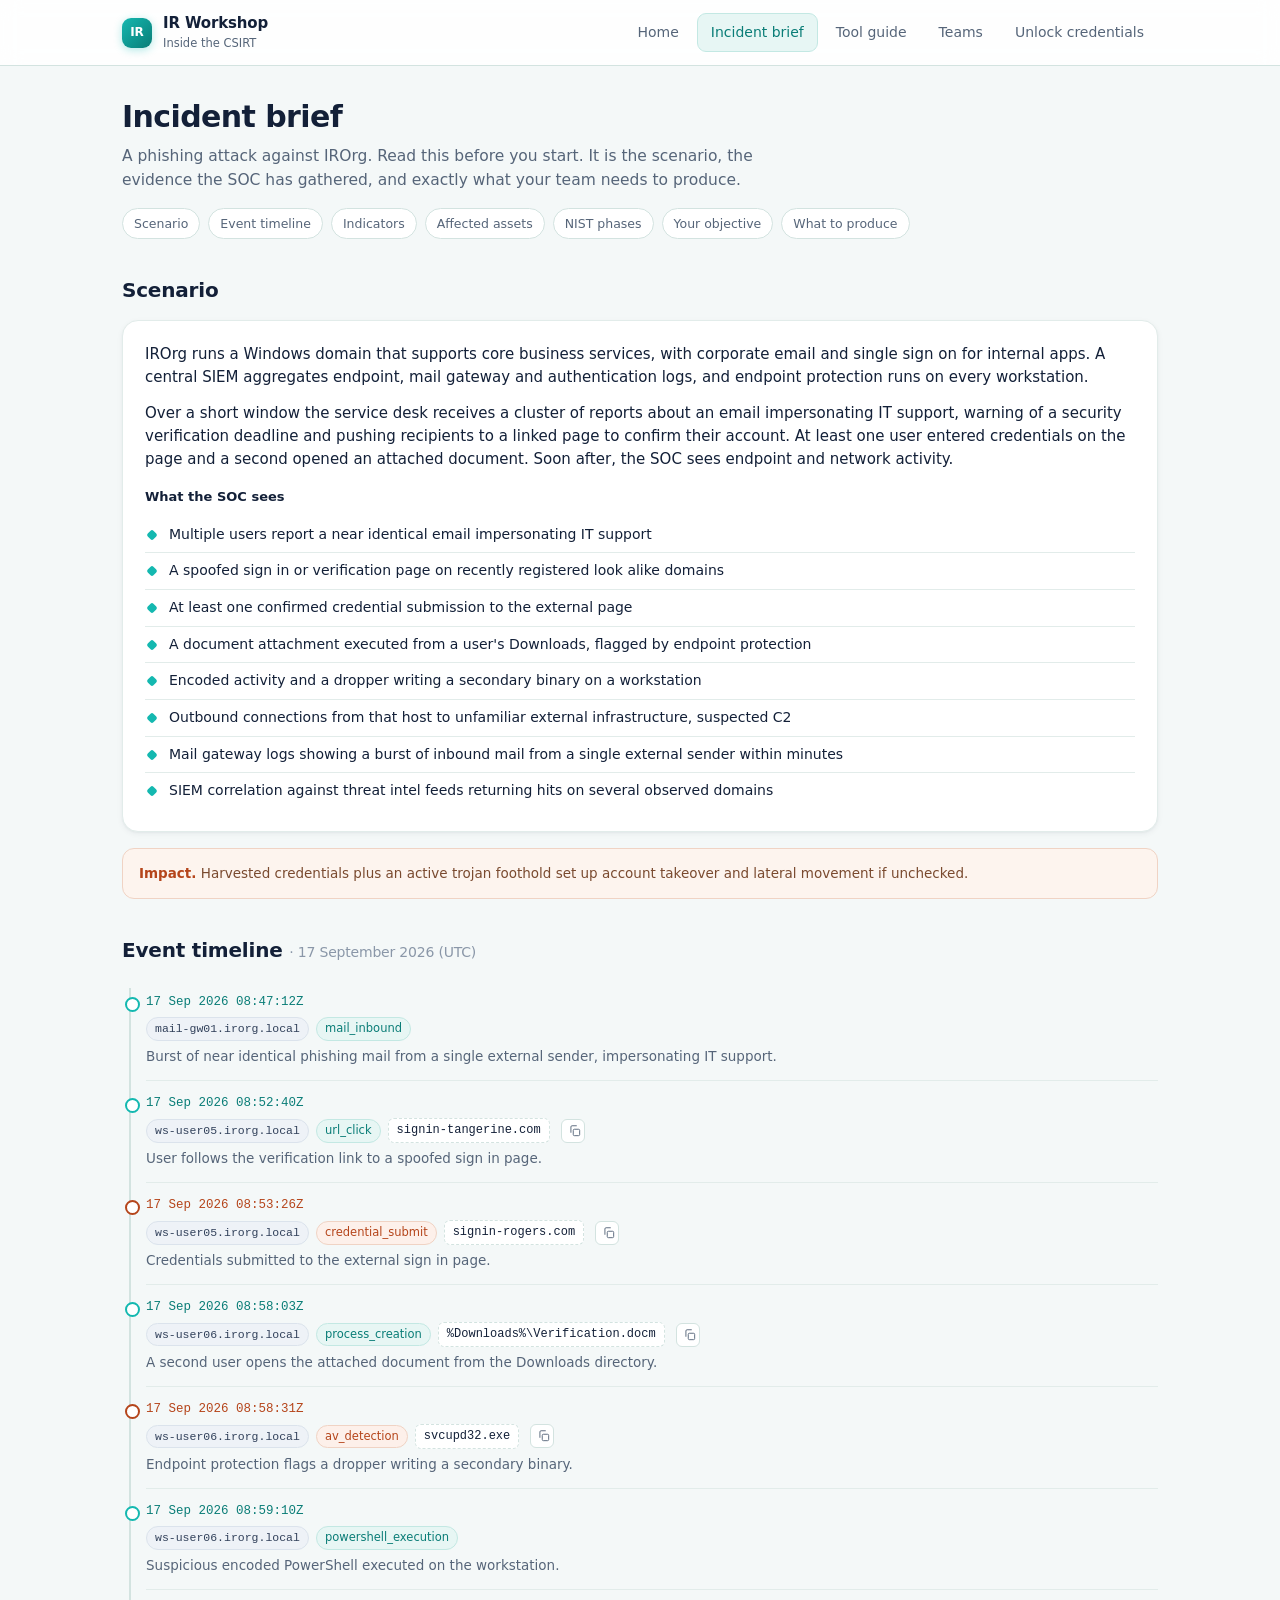
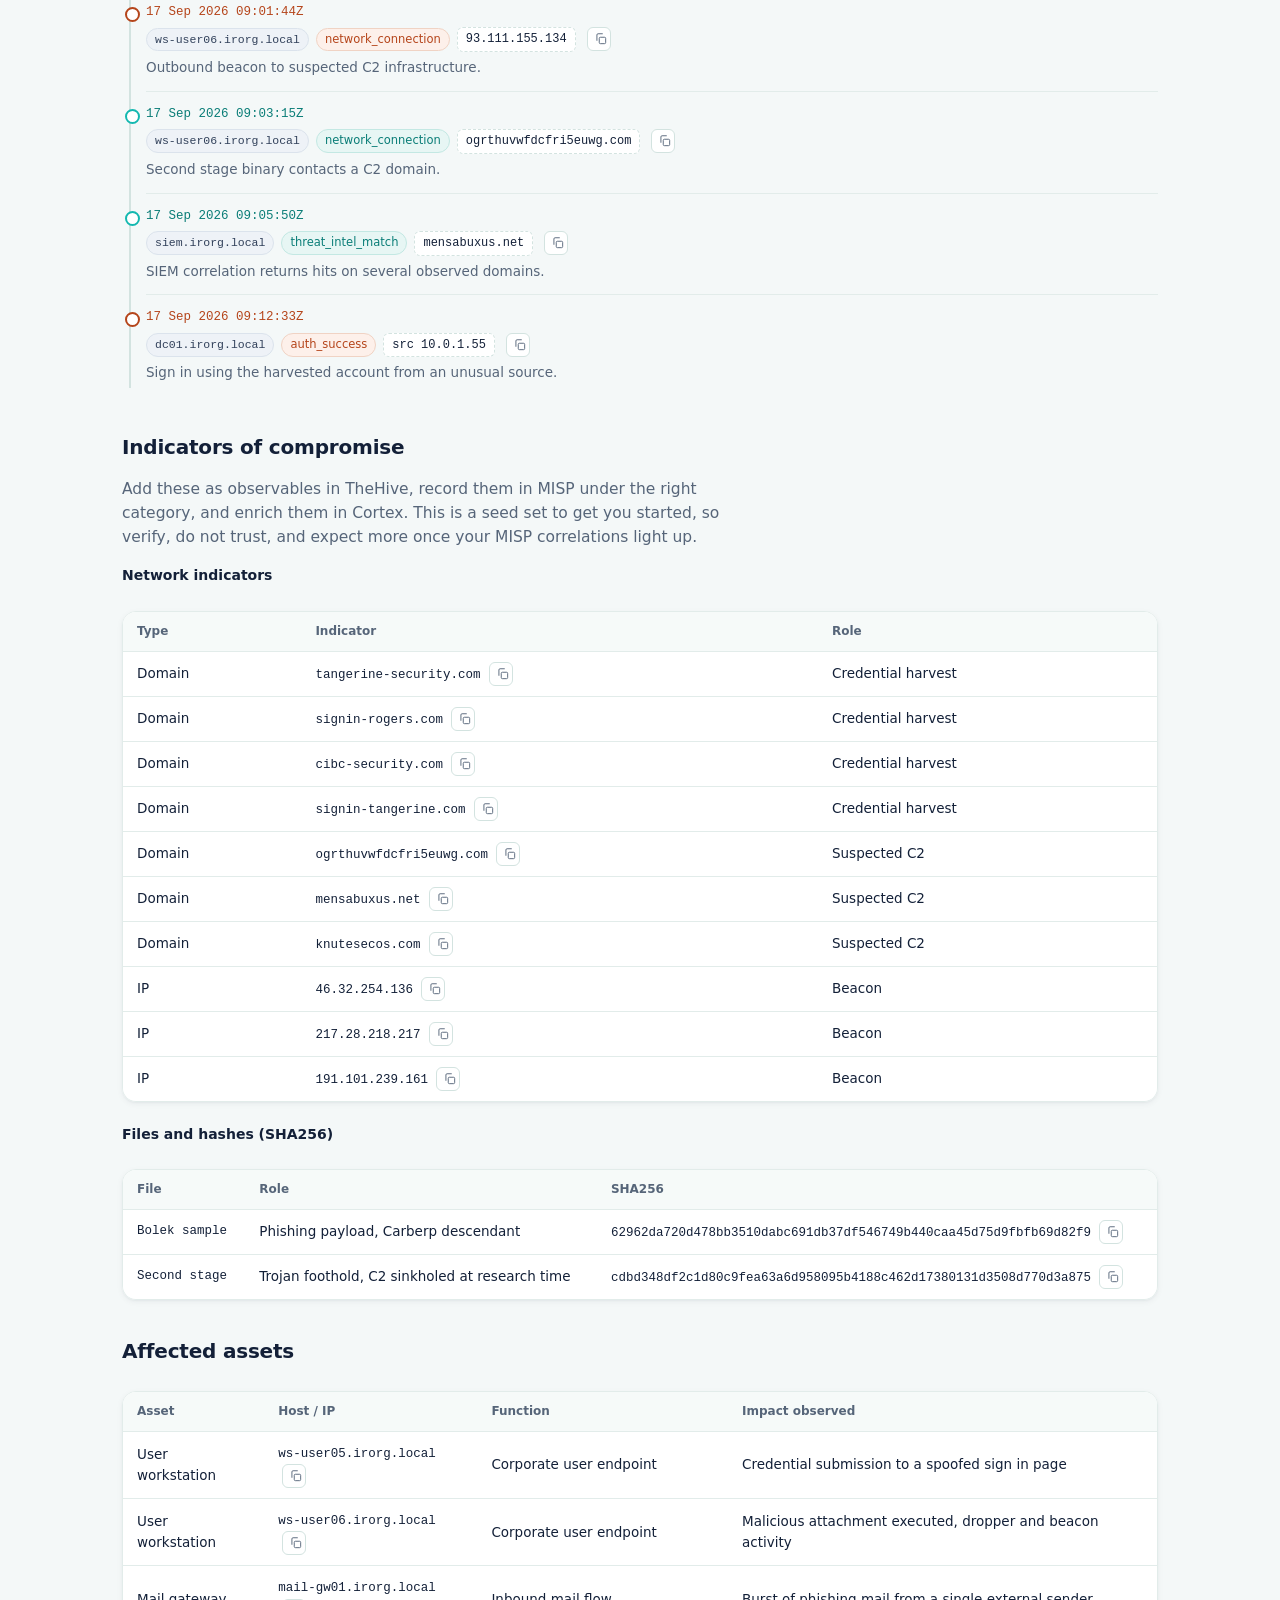
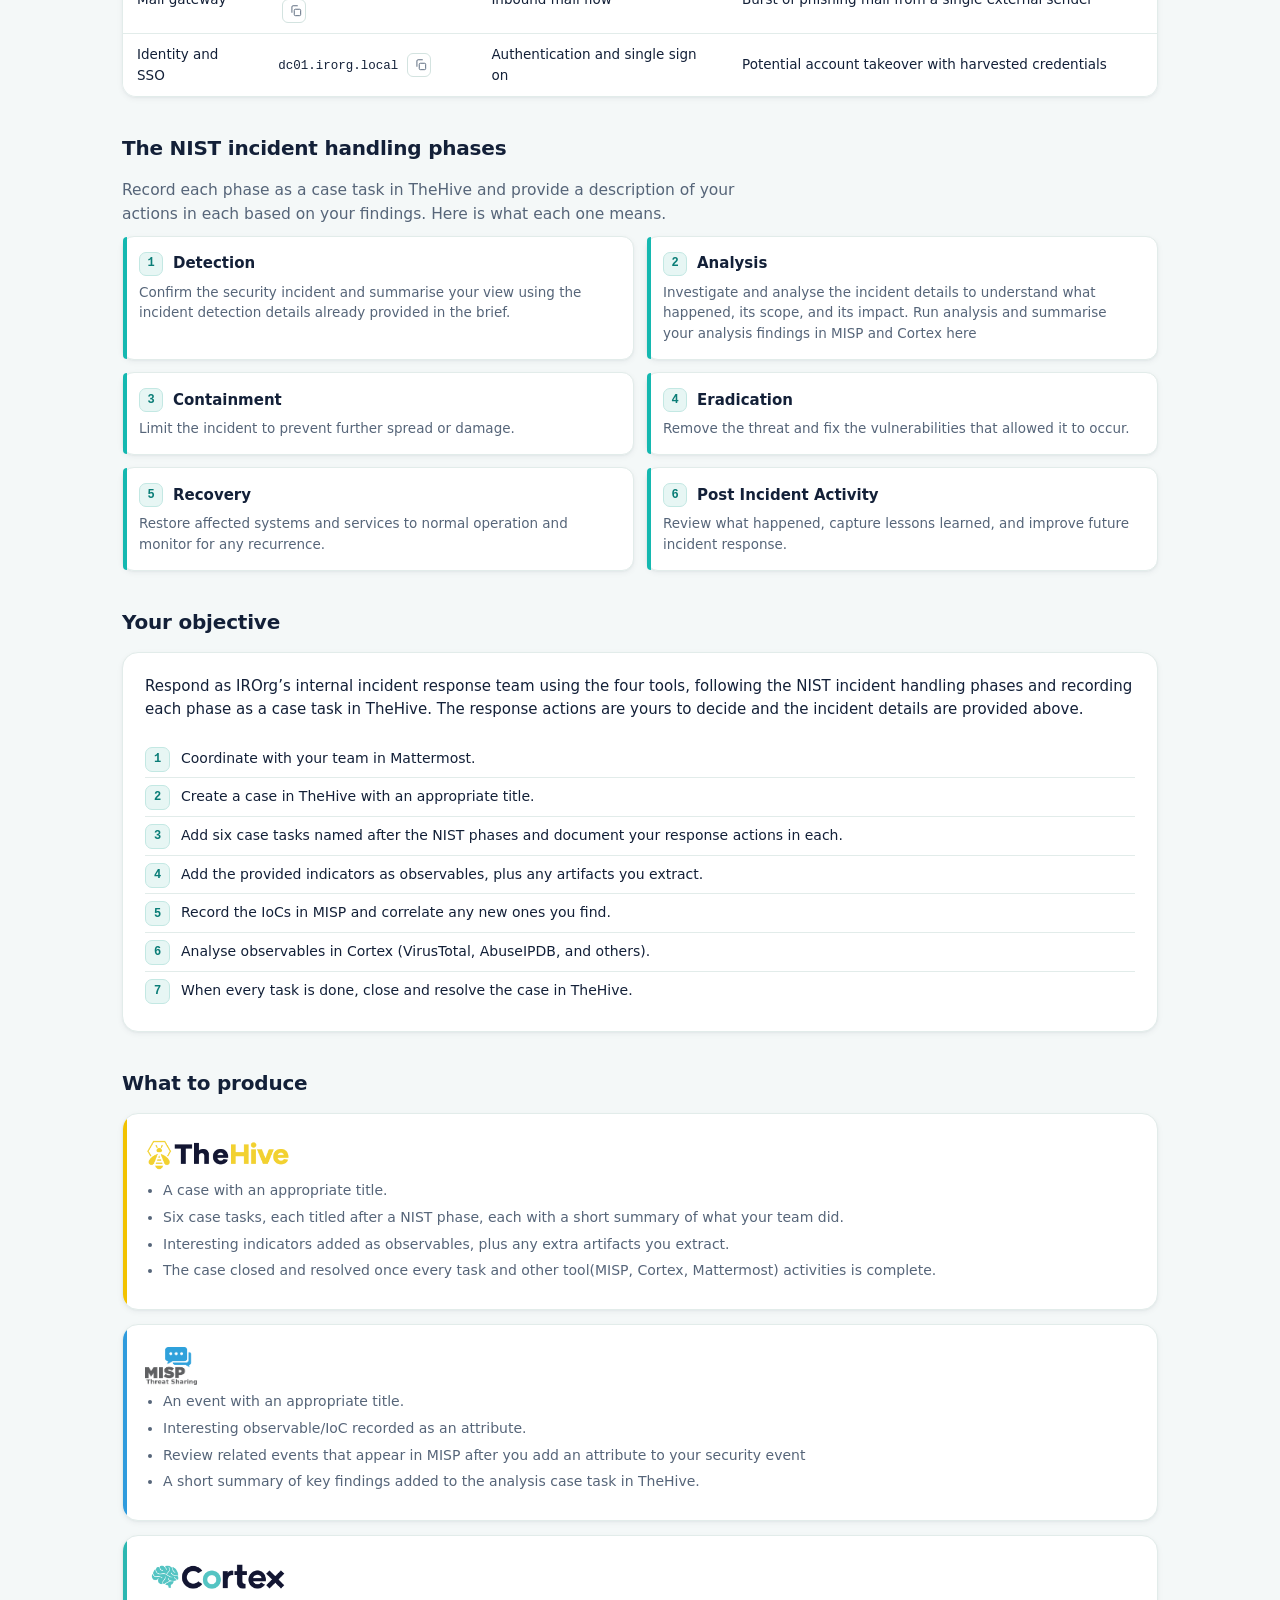
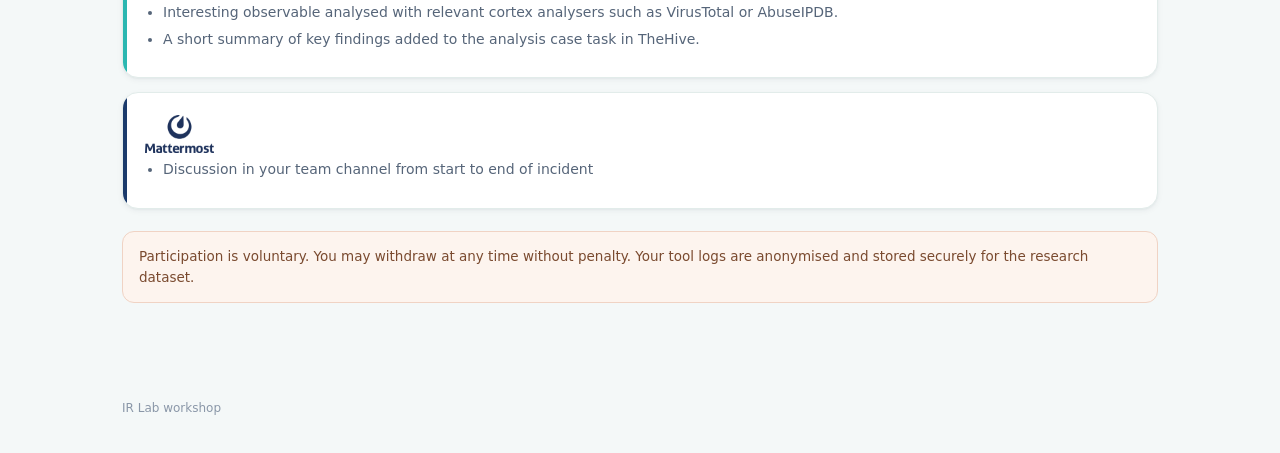
<file: ir-workshop/brief2.html>
<!doctype html><html lang="en"><head>
<meta charset="utf-8"><meta name="viewport" content="width=device-width, initial-scale=1">
<title>Incident brief · IR Lab</title>
<link rel="stylesheet" href="assets/app.css">
<style>
.nistgrid{display:grid;grid-template-columns:repeat(2,1fr);gap:12px;margin-top:10px}
@media(max-width:640px){.nistgrid{grid-template-columns:1fr}}
.ncard{background:#fff;border:1px solid var(--line);border-radius:12px;padding:15px 16px;position:relative;box-shadow:var(--shadow)}
.ncard::before{content:"";position:absolute;left:0;top:0;bottom:0;width:4px;background:var(--teal);border-radius:4px 0 0 4px}
.ncard .nh{display:flex;align-items:center;gap:10px;margin-bottom:6px}
.ncard .nn{width:24px;height:24px;border-radius:7px;background:var(--teal-tint);border:1px solid #c3e8e3;color:var(--teal-ink);font-family:var(--mono);font-size:12px;font-weight:600;display:grid;place-items:center;flex:0 0 auto}
.ncard .nh b{font-size:15px}
.ncard p{margin:0;color:var(--mut);font-size:13.5px}
</style>
</head><body>
<svg width="0" height="0" style="position:absolute"><defs>
<g id="i-copy"><rect x="9" y="9" width="11" height="11" rx="2" fill="none" stroke="currentColor" stroke-width="1.6"/><path d="M5 15V5a2 2 0 0 1 2-2h8" fill="none" stroke="currentColor" stroke-width="1.6"/></g>
<g id="i-ext"><path d="M14 4h6v6M20 4l-9 9M18 13v5a2 2 0 0 1-2 2H6a2 2 0 0 1-2-2V8a2 2 0 0 1 2-2h5" fill="none" stroke="currentColor" stroke-width="1.6"/></g>
</defs></svg>
<header class="top"><div class="top-in">
  <a class="brand" href="index.html"><span class="mk">IR</span>
    <div>IR Workshop<small>Inside the CSIRT</small></div></a>
  <nav class="nav"><a href="index.html" class="">Home</a><a href="brief.html" class="on">Incident brief</a><a href="guide.html" class="">Tool guide</a><a href="teams.html" class="">Teams</a><a href="unlock.html" class="">Unlock credentials</a></nav>
</div></header>
<main class="wrap">
<h1>Incident brief</h1>
<p class="lead">A phishing attack against IROrg. Read this before you start. It is the scenario, the evidence the SOC has gathered, and exactly what your team needs to produce.</p>
<div class="jump">
 <a class="pill" href="#scenario">Scenario</a><a class="pill" href="#timeline">Event timeline</a>
 <a class="pill" href="#iocs">Indicators</a><a class="pill" href="#assets">Affected assets</a>
 <a class="pill" href="#nist">NIST phases</a><a class="pill" href="#objective">Your objective</a>
 <a class="pill" href="#deliverables">What to produce</a>
</div>
<h2 id="scenario">Scenario</h2>
<div class="card">
<p style="margin:0 0 12px">IROrg runs a Windows domain that supports core business services, with corporate email and single sign on for internal apps. A central SIEM aggregates endpoint, mail gateway and authentication logs, and endpoint protection runs on every workstation.</p>
<p style="margin:0 0 14px">Over a short window the service desk receives a cluster of reports about an email impersonating IT support, warning of a security verification deadline and pushing recipients to a linked page to confirm their account. At least one user entered credentials on the page and a second opened an attached document. Soon after, the SOC sees endpoint and network activity.</p>
<b style="font-size:13px">What the SOC sees</b>
<ul class="sees"><li>Multiple users report a near identical email impersonating IT support</li><li>A spoofed sign in or verification page on recently registered look alike domains</li><li>At least one confirmed credential submission to the external page</li><li>A document attachment executed from a user&#x27;s Downloads, flagged by endpoint protection</li><li>Encoded activity and a dropper writing a secondary binary on a workstation</li><li>Outbound connections from that host to unfamiliar external infrastructure, suspected C2</li><li>Mail gateway logs showing a burst of inbound mail from a single external sender within minutes</li><li>SIEM correlation against threat intel feeds returning hits on several observed domains</li></ul>
</div>
<div class="warnbar" style="margin-top:16px"><b>Impact.</b> Harvested credentials plus an active trojan foothold set up account takeover and lateral movement if unchecked.</div>
<h2 id="timeline">Event timeline <span style="font-weight:400;color:var(--mut2);font-size:14px">· 17 September 2026 (UTC)</span></h2>
<div class="timeline"><div class="ev"><div class="t">17 Sep 2026 08:47:12Z</div><div class="row"><span class="host">mail-gw01.irorg.local</span><span class="type">mail_inbound</span></div><div class="d">Burst of near identical phishing mail from a single external sender, impersonating IT support.</div></div><div class="ev"><div class="t">17 Sep 2026 08:52:40Z</div><div class="row"><span class="host">ws-user05.irorg.local</span><span class="type">url_click</span><span class="ind">signin-tangerine.com</span><button class="btn-copy" data-copy="signin-tangerine.com" title="Copy"><svg viewBox="0 0 24 24" width="14" height="14"><use href="#i-copy"/></svg></button></div><div class="d">User follows the verification link to a spoofed sign in page.</div></div><div class="ev crit"><div class="t">17 Sep 2026 08:53:26Z</div><div class="row"><span class="host">ws-user05.irorg.local</span><span class="type">credential_submit</span><span class="ind">signin-rogers.com</span><button class="btn-copy" data-copy="signin-rogers.com" title="Copy"><svg viewBox="0 0 24 24" width="14" height="14"><use href="#i-copy"/></svg></button></div><div class="d">Credentials submitted to the external sign in page.</div></div><div class="ev"><div class="t">17 Sep 2026 08:58:03Z</div><div class="row"><span class="host">ws-user06.irorg.local</span><span class="type">process_creation</span><span class="ind">%Downloads%\Verification.docm</span><button class="btn-copy" data-copy="%Downloads%\Verification.docm" title="Copy"><svg viewBox="0 0 24 24" width="14" height="14"><use href="#i-copy"/></svg></button></div><div class="d">A second user opens the attached document from the Downloads directory.</div></div><div class="ev crit"><div class="t">17 Sep 2026 08:58:31Z</div><div class="row"><span class="host">ws-user06.irorg.local</span><span class="type">av_detection</span><span class="ind">svcupd32.exe</span><button class="btn-copy" data-copy="svcupd32.exe" title="Copy"><svg viewBox="0 0 24 24" width="14" height="14"><use href="#i-copy"/></svg></button></div><div class="d">Endpoint protection flags a dropper writing a secondary binary.</div></div><div class="ev"><div class="t">17 Sep 2026 08:59:10Z</div><div class="row"><span class="host">ws-user06.irorg.local</span><span class="type">powershell_execution</span></div><div class="d">Suspicious encoded PowerShell executed on the workstation.</div></div><div class="ev crit"><div class="t">17 Sep 2026 09:01:44Z</div><div class="row"><span class="host">ws-user06.irorg.local</span><span class="type">network_connection</span><span class="ind">93.111.155.134</span><button class="btn-copy" data-copy="93.111.155.134" title="Copy"><svg viewBox="0 0 24 24" width="14" height="14"><use href="#i-copy"/></svg></button></div><div class="d">Outbound beacon to suspected C2 infrastructure.</div></div><div class="ev"><div class="t">17 Sep 2026 09:03:15Z</div><div class="row"><span class="host">ws-user06.irorg.local</span><span class="type">network_connection</span><span class="ind">ogrthuvwfdcfri5euwg.com</span><button class="btn-copy" data-copy="ogrthuvwfdcfri5euwg.com" title="Copy"><svg viewBox="0 0 24 24" width="14" height="14"><use href="#i-copy"/></svg></button></div><div class="d">Second stage binary contacts a C2 domain.</div></div><div class="ev"><div class="t">17 Sep 2026 09:05:50Z</div><div class="row"><span class="host">siem.irorg.local</span><span class="type">threat_intel_match</span><span class="ind">mensabuxus.net</span><button class="btn-copy" data-copy="mensabuxus.net" title="Copy"><svg viewBox="0 0 24 24" width="14" height="14"><use href="#i-copy"/></svg></button></div><div class="d">SIEM correlation returns hits on several observed domains.</div></div><div class="ev crit"><div class="t">17 Sep 2026 09:12:33Z</div><div class="row"><span class="host">dc01.irorg.local</span><span class="type">auth_success</span><span class="ind">src 10.0.1.55</span><button class="btn-copy" data-copy="src 10.0.1.55" title="Copy"><svg viewBox="0 0 24 24" width="14" height="14"><use href="#i-copy"/></svg></button></div><div class="d">Sign in using the harvested account from an unusual source.</div></div></div>
<h2 id="iocs">Indicators of compromise</h2>
<p class="lead">Add these as observables in TheHive, record them in MISP under the right category, and enrich them in Cortex. This is a seed set to get you started, so verify, do not trust, and expect more once your MISP correlations light up.</p>
<h3 style="font-size:14px;margin:16px 0 7px">Network indicators</h3>
<div class="roster"><table><thead><tr><th>Type</th><th>Indicator</th><th>Role</th></tr></thead><tbody><tr><td>Domain</td><td><span class="mono-cell">tangerine-security.com</span> <button class="btn-copy" data-copy="tangerine-security.com" title="Copy"><svg viewBox="0 0 24 24" width="14" height="14"><use href="#i-copy"/></svg></button></td><td>Credential harvest</td></tr><tr><td>Domain</td><td><span class="mono-cell">signin-rogers.com</span> <button class="btn-copy" data-copy="signin-rogers.com" title="Copy"><svg viewBox="0 0 24 24" width="14" height="14"><use href="#i-copy"/></svg></button></td><td>Credential harvest</td></tr><tr><td>Domain</td><td><span class="mono-cell">cibc-security.com</span> <button class="btn-copy" data-copy="cibc-security.com" title="Copy"><svg viewBox="0 0 24 24" width="14" height="14"><use href="#i-copy"/></svg></button></td><td>Credential harvest</td></tr><tr><td>Domain</td><td><span class="mono-cell">signin-tangerine.com</span> <button class="btn-copy" data-copy="signin-tangerine.com" title="Copy"><svg viewBox="0 0 24 24" width="14" height="14"><use href="#i-copy"/></svg></button></td><td>Credential harvest</td></tr><tr><td>Domain</td><td><span class="mono-cell">ogrthuvwfdcfri5euwg.com</span> <button class="btn-copy" data-copy="ogrthuvwfdcfri5euwg.com" title="Copy"><svg viewBox="0 0 24 24" width="14" height="14"><use href="#i-copy"/></svg></button></td><td>Suspected C2</td></tr><tr><td>Domain</td><td><span class="mono-cell">mensabuxus.net</span> <button class="btn-copy" data-copy="mensabuxus.net" title="Copy"><svg viewBox="0 0 24 24" width="14" height="14"><use href="#i-copy"/></svg></button></td><td>Suspected C2</td></tr><tr><td>Domain</td><td><span class="mono-cell">knutesecos.com</span> <button class="btn-copy" data-copy="knutesecos.com" title="Copy"><svg viewBox="0 0 24 24" width="14" height="14"><use href="#i-copy"/></svg></button></td><td>Suspected C2</td></tr><tr><td>IP</td><td><span class="mono-cell">46.32.254.136</span> <button class="btn-copy" data-copy="46.32.254.136" title="Copy"><svg viewBox="0 0 24 24" width="14" height="14"><use href="#i-copy"/></svg></button></td><td>Beacon</td></tr><tr><td>IP</td><td><span class="mono-cell">217.28.218.217</span> <button class="btn-copy" data-copy="217.28.218.217" title="Copy"><svg viewBox="0 0 24 24" width="14" height="14"><use href="#i-copy"/></svg></button></td><td>Beacon</td></tr><tr><td>IP</td><td><span class="mono-cell">191.101.239.161</span> <button class="btn-copy" data-copy="191.101.239.161" title="Copy"><svg viewBox="0 0 24 24" width="14" height="14"><use href="#i-copy"/></svg></button></td><td>Beacon</td></tr></tbody></table></div>
<h3 style="font-size:14px;margin:22px 0 7px">Files and hashes (SHA256)</h3>
<div class="roster"><table><thead><tr><th>File</th><th>Role</th><th>SHA256</th></tr></thead><tbody><tr><td class="mono-cell">Bolek sample</td><td>Phishing payload, Carberp descendant</td><td><span class="mono-cell">62962da720d478bb3510dabc691db37df546749b440caa45d75d9fbfb69d82f9</span> <button class="btn-copy" data-copy="62962da720d478bb3510dabc691db37df546749b440caa45d75d9fbfb69d82f9" title="Copy"><svg viewBox="0 0 24 24" width="14" height="14"><use href="#i-copy"/></svg></button></td></tr><tr><td class="mono-cell">Second stage</td><td>Trojan foothold, C2 sinkholed at research time</td><td><span class="mono-cell">cdbd348df2c1d80c9fea63a6d958095b4188c462d17380131d3508d770d3a875</span> <button class="btn-copy" data-copy="cdbd348df2c1d80c9fea63a6d958095b4188c462d17380131d3508d770d3a875" title="Copy"><svg viewBox="0 0 24 24" width="14" height="14"><use href="#i-copy"/></svg></button></td></tr></tbody></table></div>
<h2 id="assets">Affected assets</h2>
<div class="roster"><table><thead><tr><th>Asset</th><th>Host / IP</th><th>Function</th><th>Impact observed</th></tr></thead><tbody><tr><td>User workstation</td><td><span class="mono-cell">ws-user05.irorg.local</span> <button class="btn-copy" data-copy="ws-user05.irorg.local" title="Copy"><svg viewBox="0 0 24 24" width="14" height="14"><use href="#i-copy"/></svg></button></td><td>Corporate user endpoint</td><td>Credential submission to a spoofed sign in page</td></tr><tr><td>User workstation</td><td><span class="mono-cell">ws-user06.irorg.local</span> <button class="btn-copy" data-copy="ws-user06.irorg.local" title="Copy"><svg viewBox="0 0 24 24" width="14" height="14"><use href="#i-copy"/></svg></button></td><td>Corporate user endpoint</td><td>Malicious attachment executed, dropper and beacon activity</td></tr><tr><td>Mail gateway</td><td><span class="mono-cell">mail-gw01.irorg.local</span> <button class="btn-copy" data-copy="mail-gw01.irorg.local" title="Copy"><svg viewBox="0 0 24 24" width="14" height="14"><use href="#i-copy"/></svg></button></td><td>Inbound mail flow</td><td>Burst of phishing mail from a single external sender</td></tr><tr><td>Identity and SSO</td><td><span class="mono-cell">dc01.irorg.local</span> <button class="btn-copy" data-copy="dc01.irorg.local" title="Copy"><svg viewBox="0 0 24 24" width="14" height="14"><use href="#i-copy"/></svg></button></td><td>Authentication and single sign on</td><td>Potential account takeover with harvested credentials</td></tr></tbody></table></div>
<h2 id="nist">The NIST incident handling phases</h2>
<p class="lead">Record each phase as a case task in TheHive and provide a description of your actions in each based on your findings. Here is what each one means.</p>
<div class="nistgrid"><div class="ncard"><div class="nh"><span class="nn">1</span><b>Detection</b></div><p> Confirm the security incident and summarise your view using the incident detection details already provided in the brief. </p></div><div class="ncard"><div class="nh"><span class="nn">2</span><b>Analysis</b></div><p> Investigate and analyse the incident details to understand what happened, its scope, and its impact. Run analysis and summarise your analysis findings in MISP and Cortex here </p></div><div class="ncard"><div class="nh"><span class="nn">3</span><b>Containment</b></div><p>Limit the incident to prevent further spread or damage. </p></div><div class="ncard"><div class="nh"><span class="nn">4</span><b>Eradication</b></div><p>Remove the threat and fix the vulnerabilities that allowed it to occur.</p></div><div class="ncard"><div class="nh"><span class="nn">5</span><b>Recovery</b></div><p>Restore affected systems and services to normal operation and monitor for any recurrence. </p></div><div class="ncard"><div class="nh"><span class="nn">6</span><b>Post Incident Activity</b></div><p> Review what happened, capture lessons learned, and improve future incident response.</p></div></div>
<h2 id="objective">Your objective</h2>
<div class="card">
<p style="margin:0">Respond as IROrg’s internal incident response team using the four tools, following the NIST incident handling phases and recording each phase as a case task in TheHive. The response actions are yours to decide and the incident details are provided above.</p>
<ol class="steps" style="margin-top:18px"><li>Coordinate with your team in Mattermost.</li><li>Create a case in TheHive with an appropriate title.</li><li>Add six case tasks named after the NIST phases and document your response actions in each.</li><li>Add the provided indicators as observables, plus any artifacts you extract.</li><li>Record the IoCs in MISP and correlate any new ones you find.</li><li>Analyse observables in Cortex (VirusTotal, AbuseIPDB, and others).</li><li>When every task is done, close and resolve the case in TheHive.</li></ol>
</div>
<h2 id="deliverables">What to produce</h2>
<div class="tool" style="--accent:#f2c200"><div class="tool-h"><img class="tlogo" src="assets/logos/thehive.png" alt="TheHive"></div><ul class="blist"><li>A case with an appropriate title.</li><li>Six case tasks, each titled after a NIST phase, each with a short summary of what your team did.</li><li>Interesting indicators added as observables, plus any extra artifacts you extract.</li><li>The case closed and resolved once every task and other tool(MISP, Cortex, Mattermost) activities is complete.</li></ul></div><div class="tool" style="--accent:#2f9bdd"><div class="tool-h"><img class="tlogo" src="assets/logos/misp.png" alt="MISP"></div><ul class="blist"><li>An event with an appropriate title.</li><li>Interesting observable/IoC recorded as an attribute.</li><li>Review related events that appear in MISP after you add an attribute to your security event</li><li>A short summary of key findings added to the analysis case task in TheHive.</li></ul></div><div class="tool" style="--accent:#2bb7b1"><div class="tool-h"><img class="tlogo" src="assets/logos/cortex.png" alt="Cortex"></div><ul class="blist"><li>Interesting observable analysed with relevant cortex analysers such as VirusTotal or AbuseIPDB.</li><li>A short summary of key findings added to the analysis case task in TheHive.</li></ul></div><div class="tool" style="--accent:#1b3a6b"><div class="tool-h"><img class="tlogo" src="assets/logos/mattermost.webp" alt="Mattermost"></div><ul class="blist"><li>Discussion in your team channel from start to end of incident </li></ul></div>
<div class="warnbar" style="margin-top:22px">Participation is voluntary. You may withdraw at any time without penalty. Your tool logs are anonymised and stored securely for the research dataset.</div>
</main>
<footer class="foot">IR Lab workshop </footer>
<script>
document.addEventListener('click',function(e){
 var b=e.target.closest('.btn-copy'); if(b){var t=b.getAttribute('data-copy');
  var d=function(){b.classList.add('done');setTimeout(function(){b.classList.remove('done')},1000)};
  if(navigator.clipboard&&navigator.clipboard.writeText){navigator.clipboard.writeText(t).then(d).catch(f)}else f();
  function f(){var a=document.createElement('textarea');a.value=t;a.style.position='fixed';a.style.opacity=0;
   document.body.appendChild(a);a.select();try{document.execCommand('copy');d()}catch(_){}document.body.removeChild(a)}
  return}
 var r=e.target.closest('.reveal'); if(r){var s=r.parentNode.querySelector('.secret');if(s){s.classList.toggle('show');
  r.textContent=s.classList.contains('show')?'Hide':'Show'}}
});
</script></body></html>
</file>
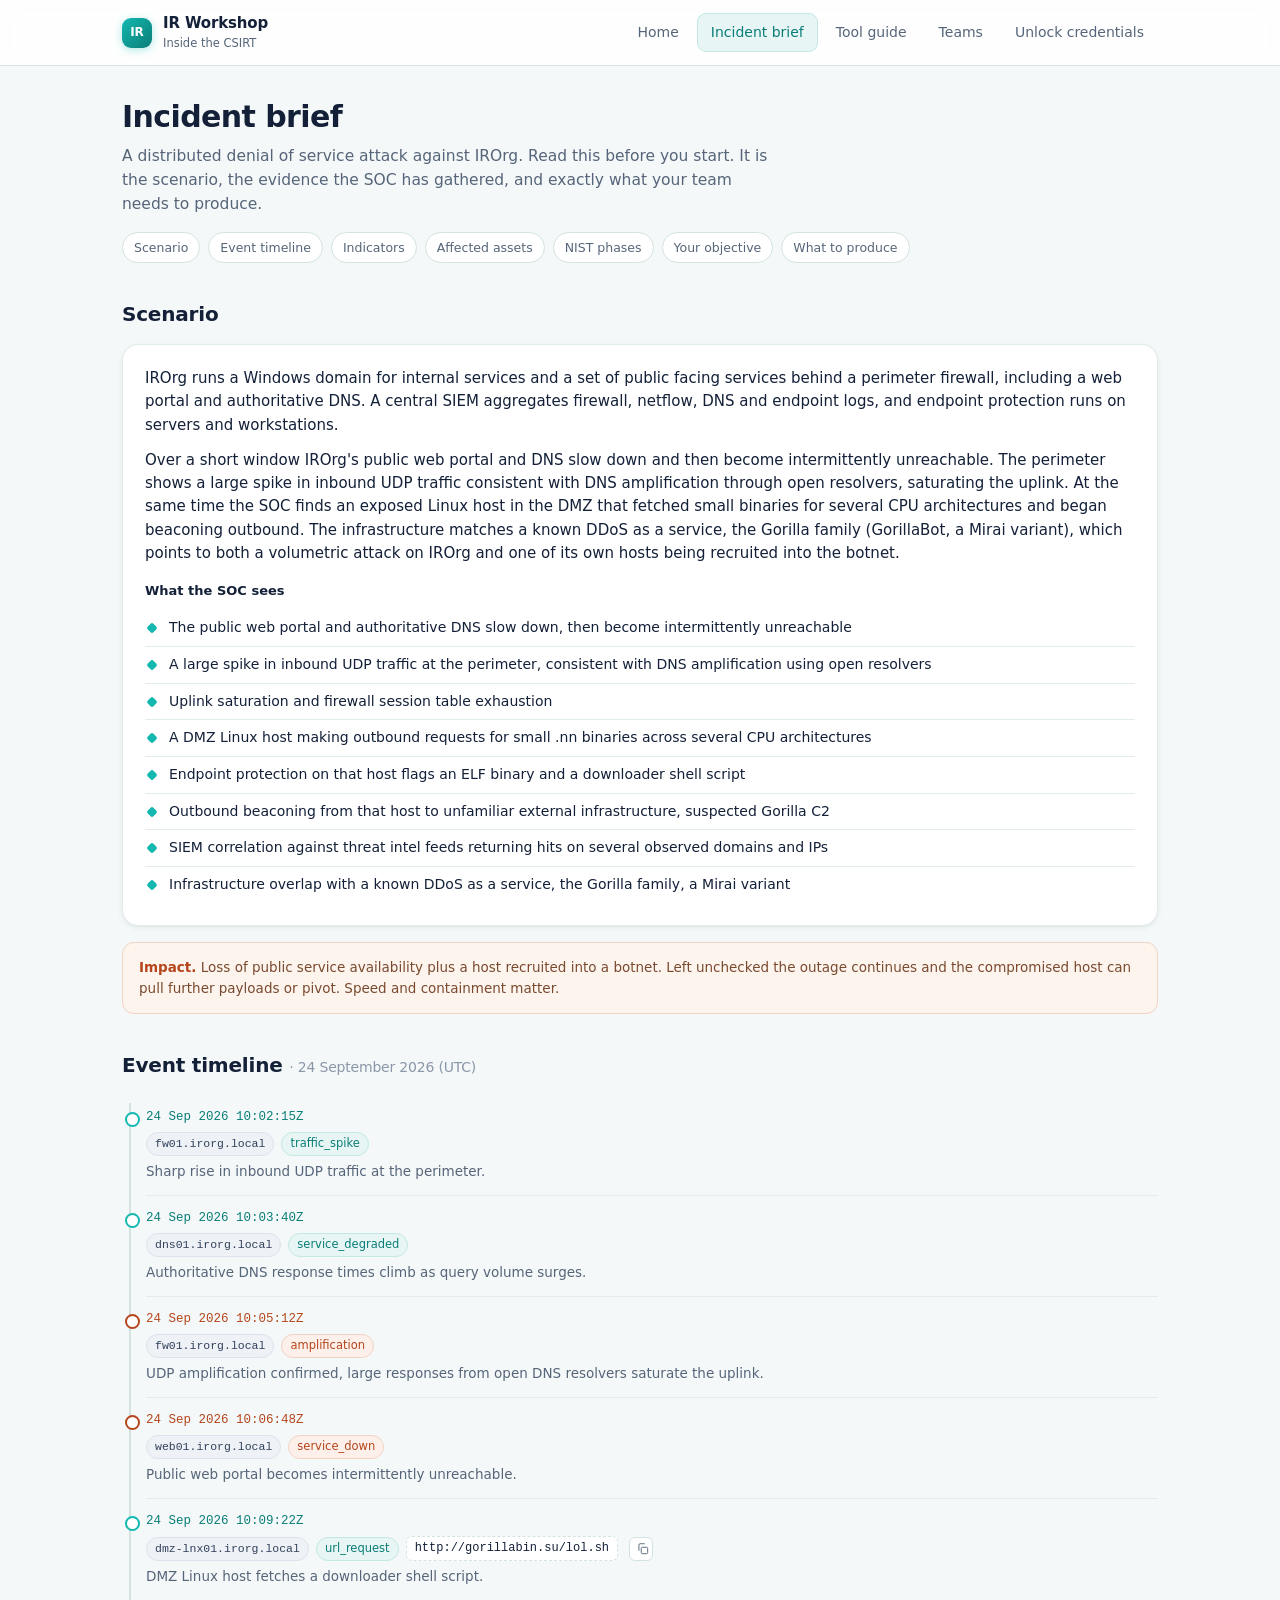
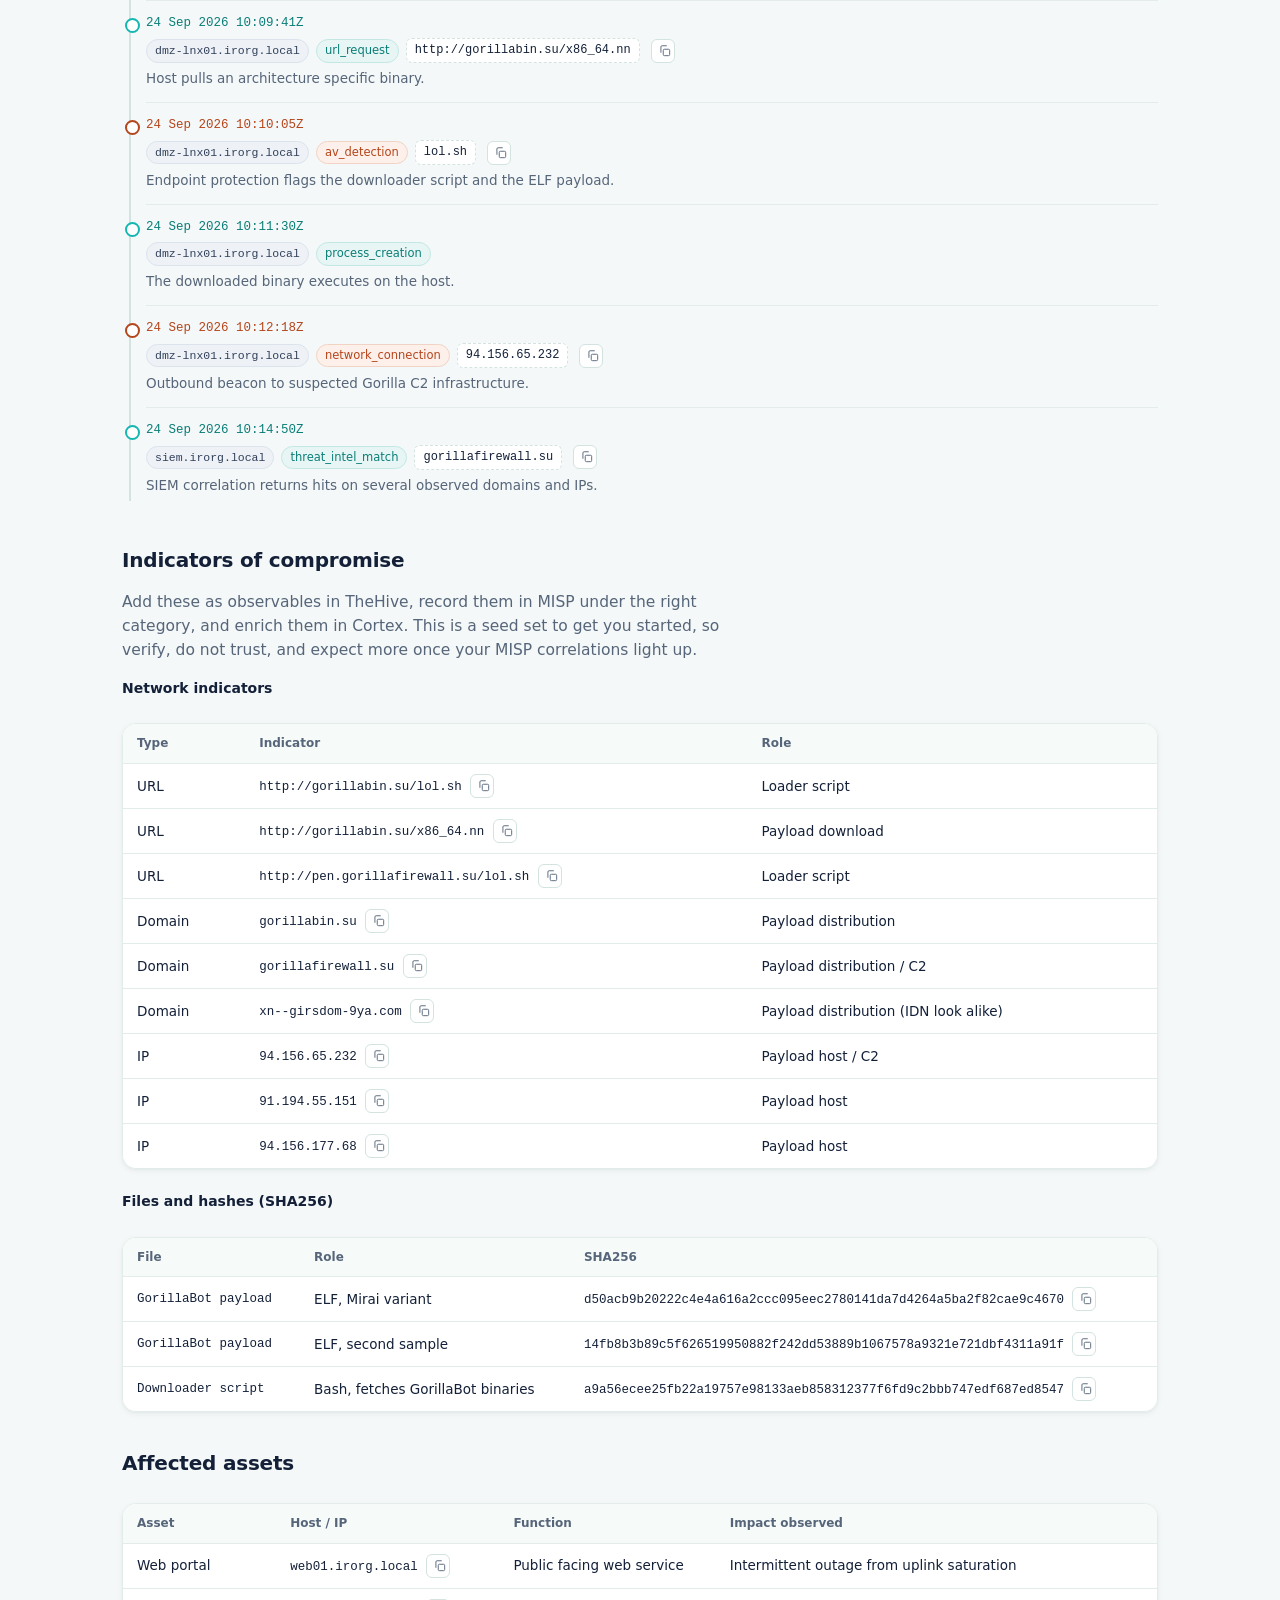
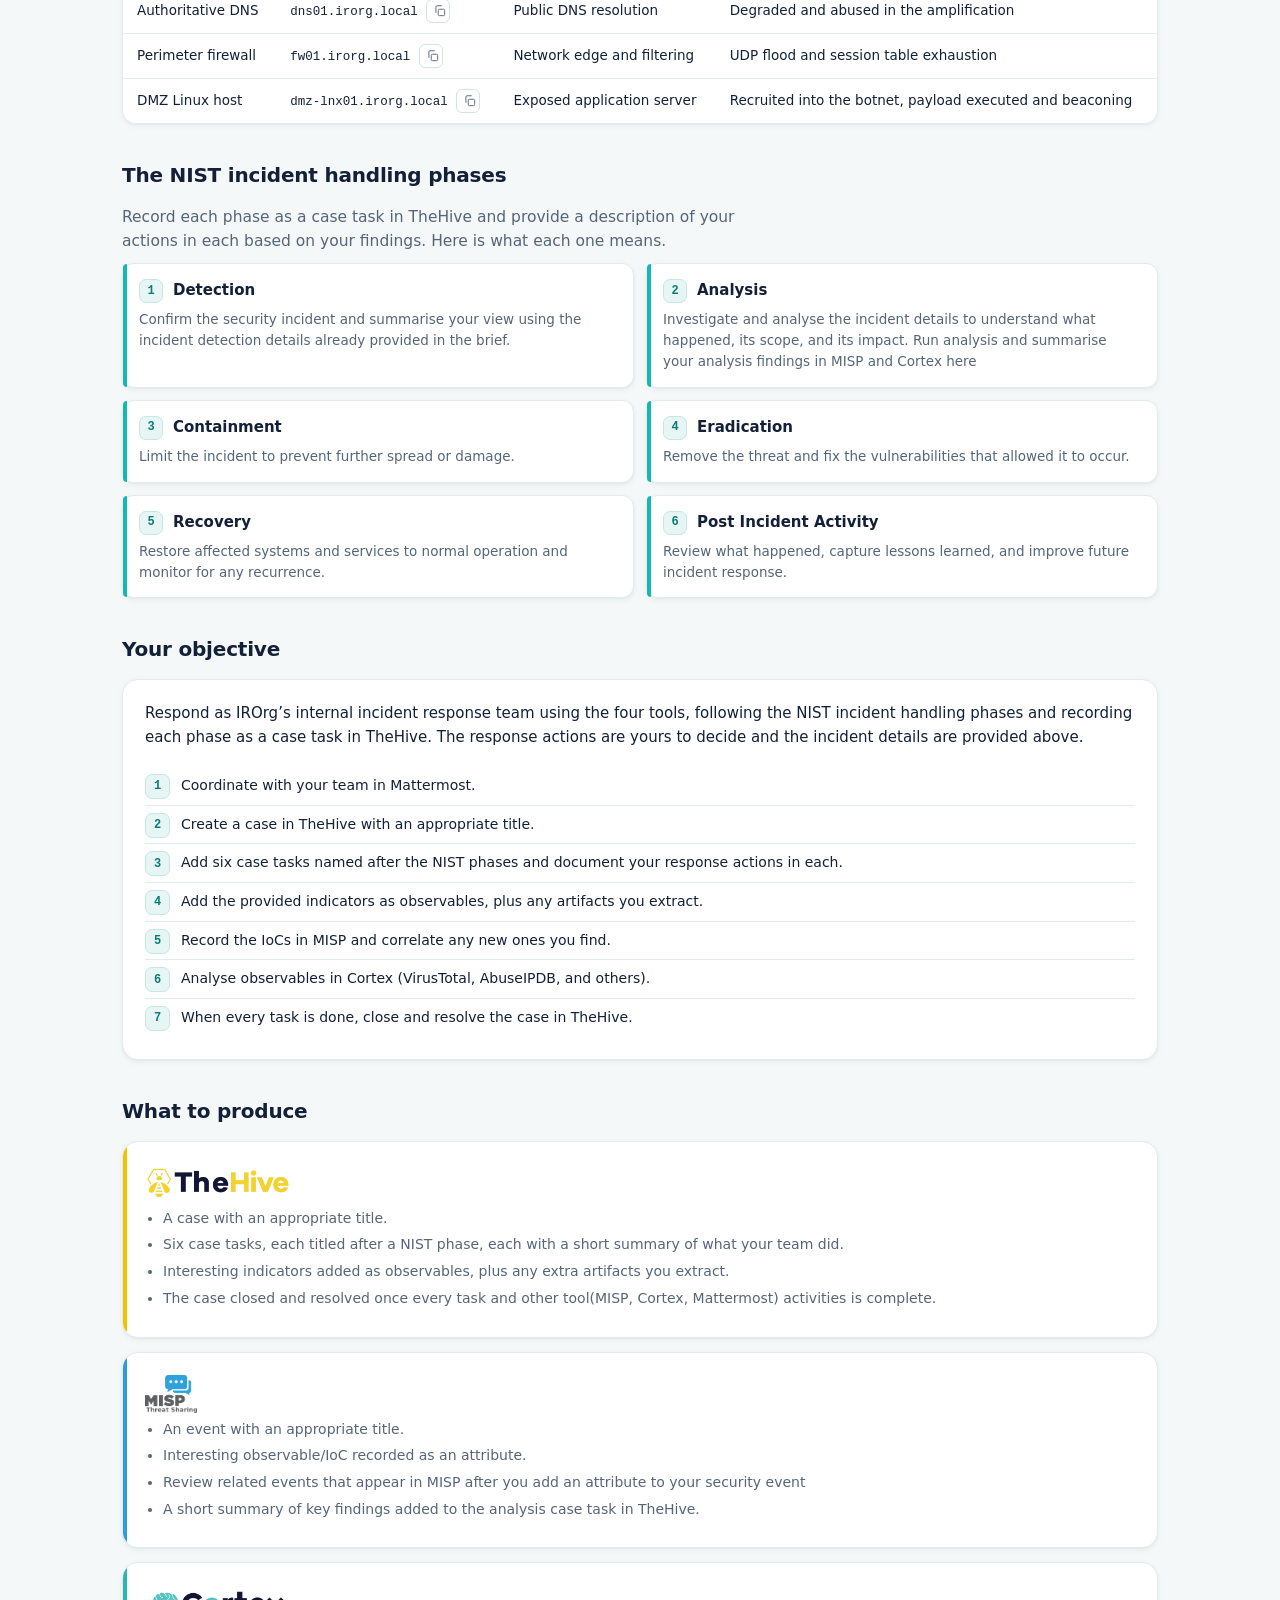
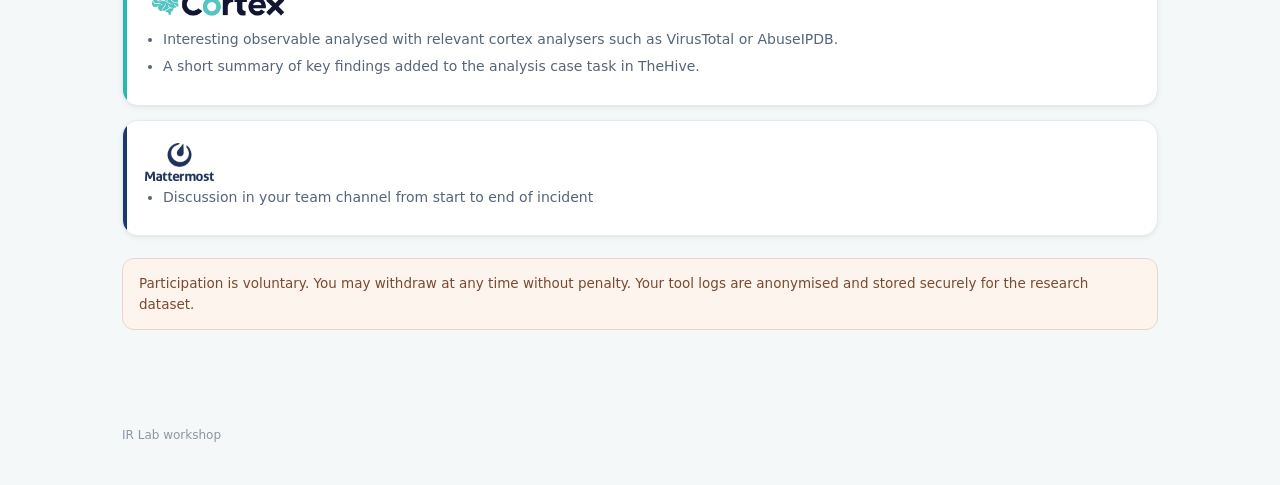
<file: ir-workshop/brief3.html.html>
<!doctype html><html lang="en"><head>
<meta charset="utf-8"><meta name="viewport" content="width=device-width, initial-scale=1">
<title>Incident brief · IR Lab</title>
<link rel="stylesheet" href="assets/app.css">
<style>
.nistgrid{display:grid;grid-template-columns:repeat(2,1fr);gap:12px;margin-top:10px}
@media(max-width:640px){.nistgrid{grid-template-columns:1fr}}
.ncard{background:#fff;border:1px solid var(--line);border-radius:12px;padding:15px 16px;position:relative;box-shadow:var(--shadow)}
.ncard::before{content:"";position:absolute;left:0;top:0;bottom:0;width:4px;background:var(--teal);border-radius:4px 0 0 4px}
.ncard .nh{display:flex;align-items:center;gap:10px;margin-bottom:6px}
.ncard .nn{width:24px;height:24px;border-radius:7px;background:var(--teal-tint);border:1px solid #c3e8e3;color:var(--teal-ink);font-family:var(--mono);font-size:12px;font-weight:600;display:grid;place-items:center;flex:0 0 auto}
.ncard .nh b{font-size:15px}
.ncard p{margin:0;color:var(--mut);font-size:13.5px}
</style>
</head><body>
<svg width="0" height="0" style="position:absolute"><defs>
<g id="i-copy"><rect x="9" y="9" width="11" height="11" rx="2" fill="none" stroke="currentColor" stroke-width="1.6"/><path d="M5 15V5a2 2 0 0 1 2-2h8" fill="none" stroke="currentColor" stroke-width="1.6"/></g>
<g id="i-ext"><path d="M14 4h6v6M20 4l-9 9M18 13v5a2 2 0 0 1-2 2H6a2 2 0 0 1-2-2V8a2 2 0 0 1 2-2h5" fill="none" stroke="currentColor" stroke-width="1.6"/></g>
</defs></svg>
<header class="top"><div class="top-in">
  <a class="brand" href="index.html"><span class="mk">IR</span>
    <div>IR Workshop<small>Inside the CSIRT</small></div></a>
  <nav class="nav"><a href="index.html" class="">Home</a><a href="brief.html" class="on">Incident brief</a><a href="guide.html" class="">Tool guide</a><a href="teams.html" class="">Teams</a><a href="unlock.html" class="">Unlock credentials</a></nav>
</div></header>
<main class="wrap">
<h1>Incident brief</h1>
<p class="lead">A distributed denial of service attack against IROrg. Read this before you start. It is the scenario, the evidence the SOC has gathered, and exactly what your team needs to produce.</p>
<div class="jump">
 <a class="pill" href="#scenario">Scenario</a><a class="pill" href="#timeline">Event timeline</a>
 <a class="pill" href="#iocs">Indicators</a><a class="pill" href="#assets">Affected assets</a>
 <a class="pill" href="#nist">NIST phases</a><a class="pill" href="#objective">Your objective</a>
 <a class="pill" href="#deliverables">What to produce</a>
</div>
<h2 id="scenario">Scenario</h2>
<div class="card">
<p style="margin:0 0 12px">IROrg runs a Windows domain for internal services and a set of public facing services behind a perimeter firewall, including a web portal and authoritative DNS. A central SIEM aggregates firewall, netflow, DNS and endpoint logs, and endpoint protection runs on servers and workstations.</p>
<p style="margin:0 0 14px">Over a short window IROrg's public web portal and DNS slow down and then become intermittently unreachable. The perimeter shows a large spike in inbound UDP traffic consistent with DNS amplification through open resolvers, saturating the uplink. At the same time the SOC finds an exposed Linux host in the DMZ that fetched small binaries for several CPU architectures and began beaconing outbound. The infrastructure matches a known DDoS as a service, the Gorilla family (GorillaBot, a Mirai variant), which points to both a volumetric attack on IROrg and one of its own hosts being recruited into the botnet.</p>
<b style="font-size:13px">What the SOC sees</b>
<ul class="sees"><li>The public web portal and authoritative DNS slow down, then become intermittently unreachable</li><li>A large spike in inbound UDP traffic at the perimeter, consistent with DNS amplification using open resolvers</li><li>Uplink saturation and firewall session table exhaustion</li><li>A DMZ Linux host making outbound requests for small .nn binaries across several CPU architectures</li><li>Endpoint protection on that host flags an ELF binary and a downloader shell script</li><li>Outbound beaconing from that host to unfamiliar external infrastructure, suspected Gorilla C2</li><li>SIEM correlation against threat intel feeds returning hits on several observed domains and IPs</li><li>Infrastructure overlap with a known DDoS as a service, the Gorilla family, a Mirai variant</li></ul>
</div>
<div class="warnbar" style="margin-top:16px"><b>Impact.</b> Loss of public service availability plus a host recruited into a botnet. Left unchecked the outage continues and the compromised host can pull further payloads or pivot. Speed and containment matter.</div>
<h2 id="timeline">Event timeline <span style="font-weight:400;color:var(--mut2);font-size:14px">· 24 September 2026 (UTC)</span></h2>
<div class="timeline"><div class="ev"><div class="t">24 Sep 2026 10:02:15Z</div><div class="row"><span class="host">fw01.irorg.local</span><span class="type">traffic_spike</span></div><div class="d">Sharp rise in inbound UDP traffic at the perimeter.</div></div><div class="ev"><div class="t">24 Sep 2026 10:03:40Z</div><div class="row"><span class="host">dns01.irorg.local</span><span class="type">service_degraded</span></div><div class="d">Authoritative DNS response times climb as query volume surges.</div></div><div class="ev crit"><div class="t">24 Sep 2026 10:05:12Z</div><div class="row"><span class="host">fw01.irorg.local</span><span class="type">amplification</span></div><div class="d">UDP amplification confirmed, large responses from open DNS resolvers saturate the uplink.</div></div><div class="ev crit"><div class="t">24 Sep 2026 10:06:48Z</div><div class="row"><span class="host">web01.irorg.local</span><span class="type">service_down</span></div><div class="d">Public web portal becomes intermittently unreachable.</div></div><div class="ev"><div class="t">24 Sep 2026 10:09:22Z</div><div class="row"><span class="host">dmz-lnx01.irorg.local</span><span class="type">url_request</span><span class="ind">http://gorillabin.su/lol.sh</span><button class="btn-copy" data-copy="http://gorillabin.su/lol.sh" title="Copy"><svg viewBox="0 0 24 24" width="14" height="14"><use href="#i-copy"/></svg></button></div><div class="d">DMZ Linux host fetches a downloader shell script.</div></div><div class="ev"><div class="t">24 Sep 2026 10:09:41Z</div><div class="row"><span class="host">dmz-lnx01.irorg.local</span><span class="type">url_request</span><span class="ind">http://gorillabin.su/x86_64.nn</span><button class="btn-copy" data-copy="http://gorillabin.su/x86_64.nn" title="Copy"><svg viewBox="0 0 24 24" width="14" height="14"><use href="#i-copy"/></svg></button></div><div class="d">Host pulls an architecture specific binary.</div></div><div class="ev crit"><div class="t">24 Sep 2026 10:10:05Z</div><div class="row"><span class="host">dmz-lnx01.irorg.local</span><span class="type">av_detection</span><span class="ind">lol.sh</span><button class="btn-copy" data-copy="lol.sh" title="Copy"><svg viewBox="0 0 24 24" width="14" height="14"><use href="#i-copy"/></svg></button></div><div class="d">Endpoint protection flags the downloader script and the ELF payload.</div></div><div class="ev"><div class="t">24 Sep 2026 10:11:30Z</div><div class="row"><span class="host">dmz-lnx01.irorg.local</span><span class="type">process_creation</span></div><div class="d">The downloaded binary executes on the host.</div></div><div class="ev crit"><div class="t">24 Sep 2026 10:12:18Z</div><div class="row"><span class="host">dmz-lnx01.irorg.local</span><span class="type">network_connection</span><span class="ind">94.156.65.232</span><button class="btn-copy" data-copy="94.156.65.232" title="Copy"><svg viewBox="0 0 24 24" width="14" height="14"><use href="#i-copy"/></svg></button></div><div class="d">Outbound beacon to suspected Gorilla C2 infrastructure.</div></div><div class="ev"><div class="t">24 Sep 2026 10:14:50Z</div><div class="row"><span class="host">siem.irorg.local</span><span class="type">threat_intel_match</span><span class="ind">gorillafirewall.su</span><button class="btn-copy" data-copy="gorillafirewall.su" title="Copy"><svg viewBox="0 0 24 24" width="14" height="14"><use href="#i-copy"/></svg></button></div><div class="d">SIEM correlation returns hits on several observed domains and IPs.</div></div></div>
<h2 id="iocs">Indicators of compromise</h2>
<p class="lead">Add these as observables in TheHive, record them in MISP under the right category, and enrich them in Cortex. This is a seed set to get you started, so verify, do not trust, and expect more once your MISP correlations light up.</p>
<h3 style="font-size:14px;margin:16px 0 7px">Network indicators</h3>
<div class="roster"><table><thead><tr><th>Type</th><th>Indicator</th><th>Role</th></tr></thead><tbody><tr><td>URL</td><td><span class="mono-cell">http://gorillabin.su/lol.sh</span> <button class="btn-copy" data-copy="http://gorillabin.su/lol.sh" title="Copy"><svg viewBox="0 0 24 24" width="14" height="14"><use href="#i-copy"/></svg></button></td><td>Loader script</td></tr><tr><td>URL</td><td><span class="mono-cell">http://gorillabin.su/x86_64.nn</span> <button class="btn-copy" data-copy="http://gorillabin.su/x86_64.nn" title="Copy"><svg viewBox="0 0 24 24" width="14" height="14"><use href="#i-copy"/></svg></button></td><td>Payload download</td></tr><tr><td>URL</td><td><span class="mono-cell">http://pen.gorillafirewall.su/lol.sh</span> <button class="btn-copy" data-copy="http://pen.gorillafirewall.su/lol.sh" title="Copy"><svg viewBox="0 0 24 24" width="14" height="14"><use href="#i-copy"/></svg></button></td><td>Loader script</td></tr><tr><td>Domain</td><td><span class="mono-cell">gorillabin.su</span> <button class="btn-copy" data-copy="gorillabin.su" title="Copy"><svg viewBox="0 0 24 24" width="14" height="14"><use href="#i-copy"/></svg></button></td><td>Payload distribution</td></tr><tr><td>Domain</td><td><span class="mono-cell">gorillafirewall.su</span> <button class="btn-copy" data-copy="gorillafirewall.su" title="Copy"><svg viewBox="0 0 24 24" width="14" height="14"><use href="#i-copy"/></svg></button></td><td>Payload distribution / C2</td></tr><tr><td>Domain</td><td><span class="mono-cell">xn--girsdom-9ya.com</span> <button class="btn-copy" data-copy="xn--girsdom-9ya.com" title="Copy"><svg viewBox="0 0 24 24" width="14" height="14"><use href="#i-copy"/></svg></button></td><td>Payload distribution (IDN look alike)</td></tr><tr><td>IP</td><td><span class="mono-cell">94.156.65.232</span> <button class="btn-copy" data-copy="94.156.65.232" title="Copy"><svg viewBox="0 0 24 24" width="14" height="14"><use href="#i-copy"/></svg></button></td><td>Payload host / C2</td></tr><tr><td>IP</td><td><span class="mono-cell">91.194.55.151</span> <button class="btn-copy" data-copy="91.194.55.151" title="Copy"><svg viewBox="0 0 24 24" width="14" height="14"><use href="#i-copy"/></svg></button></td><td>Payload host</td></tr><tr><td>IP</td><td><span class="mono-cell">94.156.177.68</span> <button class="btn-copy" data-copy="94.156.177.68" title="Copy"><svg viewBox="0 0 24 24" width="14" height="14"><use href="#i-copy"/></svg></button></td><td>Payload host</td></tr></tbody></table></div>
<h3 style="font-size:14px;margin:22px 0 7px">Files and hashes (SHA256)</h3>
<div class="roster"><table><thead><tr><th>File</th><th>Role</th><th>SHA256</th></tr></thead><tbody><tr><td class="mono-cell">GorillaBot payload</td><td>ELF, Mirai variant</td><td><span class="mono-cell">d50acb9b20222c4e4a616a2ccc095eec2780141da7d4264a5ba2f82cae9c4670</span> <button class="btn-copy" data-copy="d50acb9b20222c4e4a616a2ccc095eec2780141da7d4264a5ba2f82cae9c4670" title="Copy"><svg viewBox="0 0 24 24" width="14" height="14"><use href="#i-copy"/></svg></button></td></tr><tr><td class="mono-cell">GorillaBot payload</td><td>ELF, second sample</td><td><span class="mono-cell">14fb8b3b89c5f626519950882f242dd53889b1067578a9321e721dbf4311a91f</span> <button class="btn-copy" data-copy="14fb8b3b89c5f626519950882f242dd53889b1067578a9321e721dbf4311a91f" title="Copy"><svg viewBox="0 0 24 24" width="14" height="14"><use href="#i-copy"/></svg></button></td></tr><tr><td class="mono-cell">Downloader script</td><td>Bash, fetches GorillaBot binaries</td><td><span class="mono-cell">a9a56ecee25fb22a19757e98133aeb858312377f6fd9c2bbb747edf687ed8547</span> <button class="btn-copy" data-copy="a9a56ecee25fb22a19757e98133aeb858312377f6fd9c2bbb747edf687ed8547" title="Copy"><svg viewBox="0 0 24 24" width="14" height="14"><use href="#i-copy"/></svg></button></td></tr></tbody></table></div>
<h2 id="assets">Affected assets</h2>
<div class="roster"><table><thead><tr><th>Asset</th><th>Host / IP</th><th>Function</th><th>Impact observed</th></tr></thead><tbody><tr><td>Web portal</td><td><span class="mono-cell">web01.irorg.local</span> <button class="btn-copy" data-copy="web01.irorg.local" title="Copy"><svg viewBox="0 0 24 24" width="14" height="14"><use href="#i-copy"/></svg></button></td><td>Public facing web service</td><td>Intermittent outage from uplink saturation</td></tr><tr><td>Authoritative DNS</td><td><span class="mono-cell">dns01.irorg.local</span> <button class="btn-copy" data-copy="dns01.irorg.local" title="Copy"><svg viewBox="0 0 24 24" width="14" height="14"><use href="#i-copy"/></svg></button></td><td>Public DNS resolution</td><td>Degraded and abused in the amplification</td></tr><tr><td>Perimeter firewall</td><td><span class="mono-cell">fw01.irorg.local</span> <button class="btn-copy" data-copy="fw01.irorg.local" title="Copy"><svg viewBox="0 0 24 24" width="14" height="14"><use href="#i-copy"/></svg></button></td><td>Network edge and filtering</td><td>UDP flood and session table exhaustion</td></tr><tr><td>DMZ Linux host</td><td><span class="mono-cell">dmz-lnx01.irorg.local</span> <button class="btn-copy" data-copy="dmz-lnx01.irorg.local" title="Copy"><svg viewBox="0 0 24 24" width="14" height="14"><use href="#i-copy"/></svg></button></td><td>Exposed application server</td><td>Recruited into the botnet, payload executed and beaconing</td></tr></tbody></table></div>
<h2 id="nist">The NIST incident handling phases</h2>
<p class="lead">Record each phase as a case task in TheHive and provide a description of your actions in each based on your findings. Here is what each one means.</p>
<div class="nistgrid"><div class="ncard"><div class="nh"><span class="nn">1</span><b>Detection</b></div><p> Confirm the security incident and summarise your view using the incident detection details already provided in the brief. </p></div><div class="ncard"><div class="nh"><span class="nn">2</span><b>Analysis</b></div><p> Investigate and analyse the incident details to understand what happened, its scope, and its impact. Run analysis and summarise your analysis findings in MISP and Cortex here </p></div><div class="ncard"><div class="nh"><span class="nn">3</span><b>Containment</b></div><p>Limit the incident to prevent further spread or damage. </p></div><div class="ncard"><div class="nh"><span class="nn">4</span><b>Eradication</b></div><p>Remove the threat and fix the vulnerabilities that allowed it to occur.</p></div><div class="ncard"><div class="nh"><span class="nn">5</span><b>Recovery</b></div><p>Restore affected systems and services to normal operation and monitor for any recurrence. </p></div><div class="ncard"><div class="nh"><span class="nn">6</span><b>Post Incident Activity</b></div><p> Review what happened, capture lessons learned, and improve future incident response.</p></div></div>
<h2 id="objective">Your objective</h2>
<div class="card">
<p style="margin:0">Respond as IROrg’s internal incident response team using the four tools, following the NIST incident handling phases and recording each phase as a case task in TheHive. The response actions are yours to decide and the incident details are provided above.</p>
<ol class="steps" style="margin-top:18px"><li>Coordinate with your team in Mattermost.</li><li>Create a case in TheHive with an appropriate title.</li><li>Add six case tasks named after the NIST phases and document your response actions in each.</li><li>Add the provided indicators as observables, plus any artifacts you extract.</li><li>Record the IoCs in MISP and correlate any new ones you find.</li><li>Analyse observables in Cortex (VirusTotal, AbuseIPDB, and others).</li><li>When every task is done, close and resolve the case in TheHive.</li></ol>
</div>
<h2 id="deliverables">What to produce</h2>
<div class="tool" style="--accent:#f2c200"><div class="tool-h"><img class="tlogo" src="assets/logos/thehive.png" alt="TheHive"></div><ul class="blist"><li>A case with an appropriate title.</li><li>Six case tasks, each titled after a NIST phase, each with a short summary of what your team did.</li><li>Interesting indicators added as observables, plus any extra artifacts you extract.</li><li>The case closed and resolved once every task and other tool(MISP, Cortex, Mattermost) activities is complete.</li></ul></div><div class="tool" style="--accent:#2f9bdd"><div class="tool-h"><img class="tlogo" src="assets/logos/misp.png" alt="MISP"></div><ul class="blist"><li>An event with an appropriate title.</li><li>Interesting observable/IoC recorded as an attribute.</li><li>Review related events that appear in MISP after you add an attribute to your security event</li><li>A short summary of key findings added to the analysis case task in TheHive.</li></ul></div><div class="tool" style="--accent:#2bb7b1"><div class="tool-h"><img class="tlogo" src="assets/logos/cortex.png" alt="Cortex"></div><ul class="blist"><li>Interesting observable analysed with relevant cortex analysers such as VirusTotal or AbuseIPDB.</li><li>A short summary of key findings added to the analysis case task in TheHive.</li></ul></div><div class="tool" style="--accent:#1b3a6b"><div class="tool-h"><img class="tlogo" src="assets/logos/mattermost.webp" alt="Mattermost"></div><ul class="blist"><li>Discussion in your team channel from start to end of incident </li></ul></div>
<div class="warnbar" style="margin-top:22px">Participation is voluntary. You may withdraw at any time without penalty. Your tool logs are anonymised and stored securely for the research dataset.</div>
</main>
<footer class="foot">IR Lab workshop </footer>
<script>
document.addEventListener('click',function(e){
 var b=e.target.closest('.btn-copy'); if(b){var t=b.getAttribute('data-copy');
  var d=function(){b.classList.add('done');setTimeout(function(){b.classList.remove('done')},1000)};
  if(navigator.clipboard&&navigator.clipboard.writeText){navigator.clipboard.writeText(t).then(d).catch(f)}else f();
  function f(){var a=document.createElement('textarea');a.value=t;a.style.position='fixed';a.style.opacity=0;
   document.body.appendChild(a);a.select();try{document.execCommand('copy');d()}catch(_){}document.body.removeChild(a)}
  return}
 var r=e.target.closest('.reveal'); if(r){var s=r.parentNode.querySelector('.secret');if(s){s.classList.toggle('show');
  r.textContent=s.classList.contains('show')?'Hide':'Show'}}
});
</script></body></html>
</file>
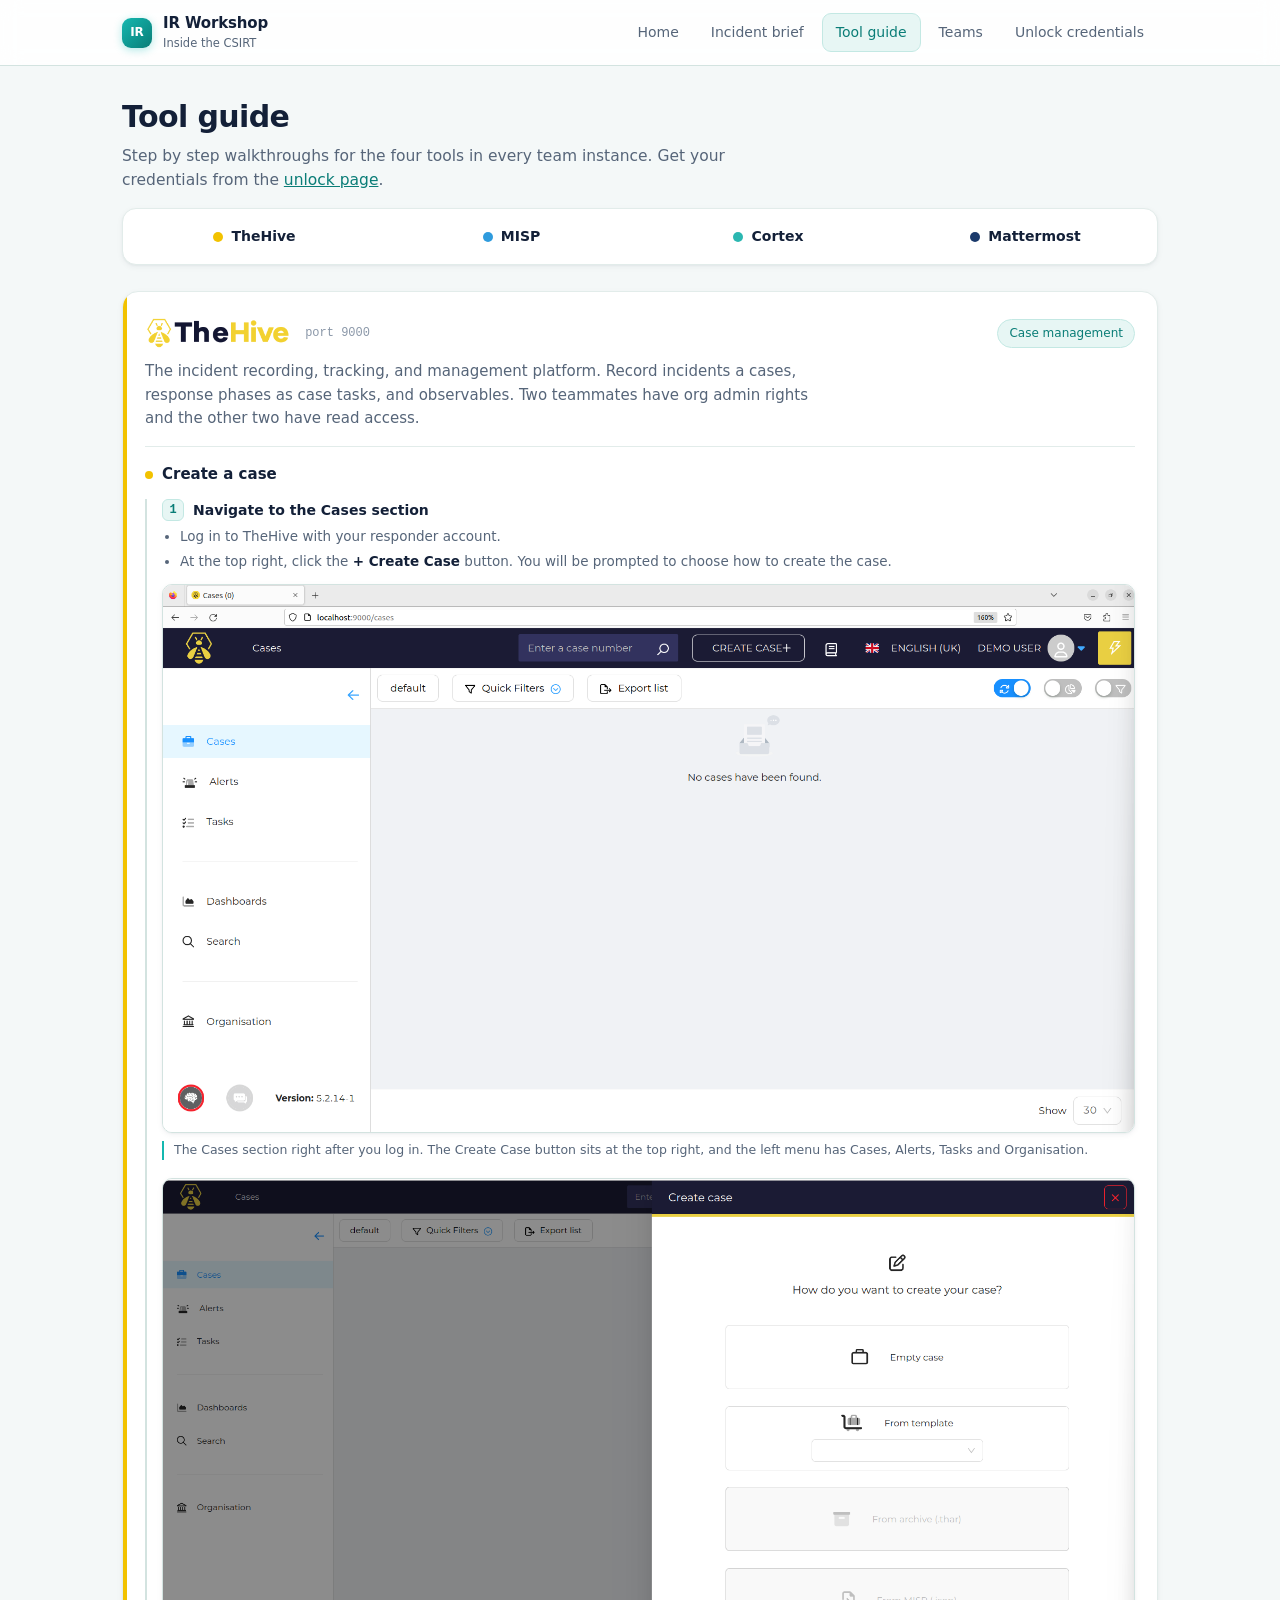
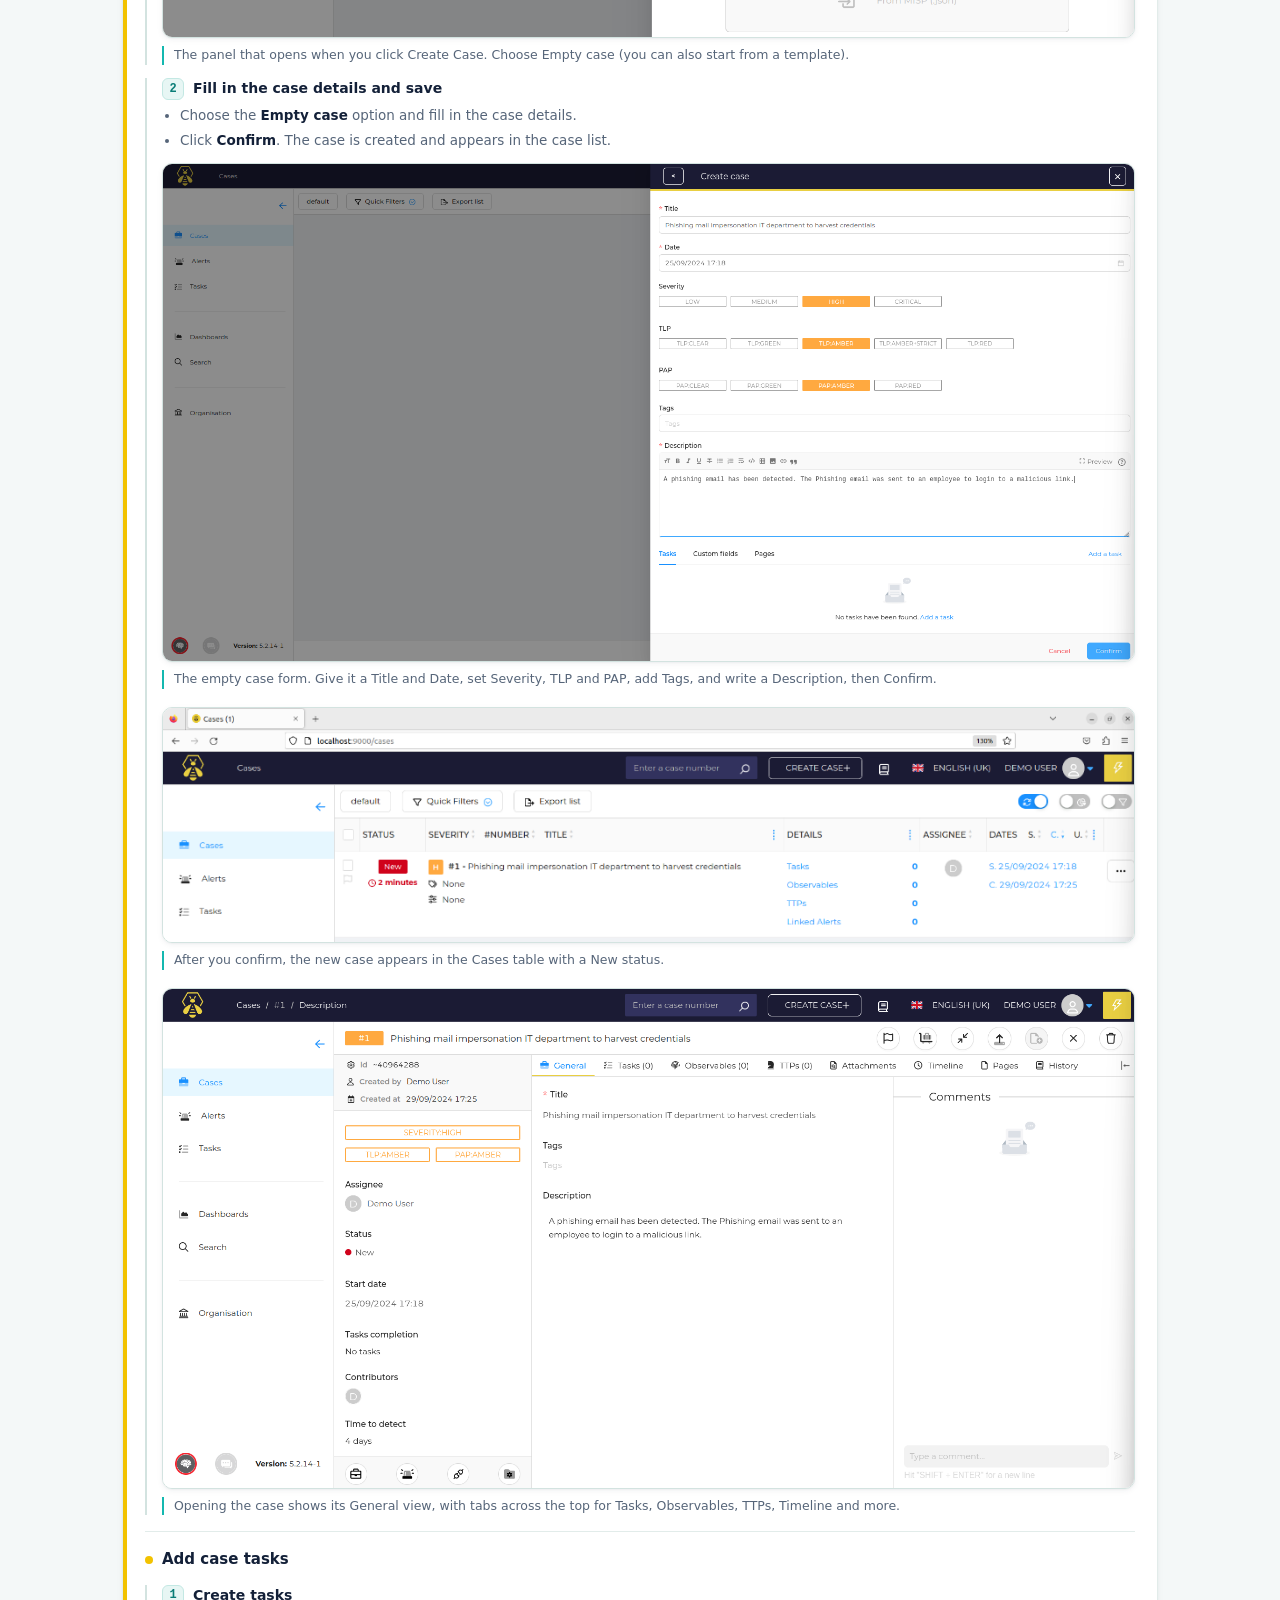
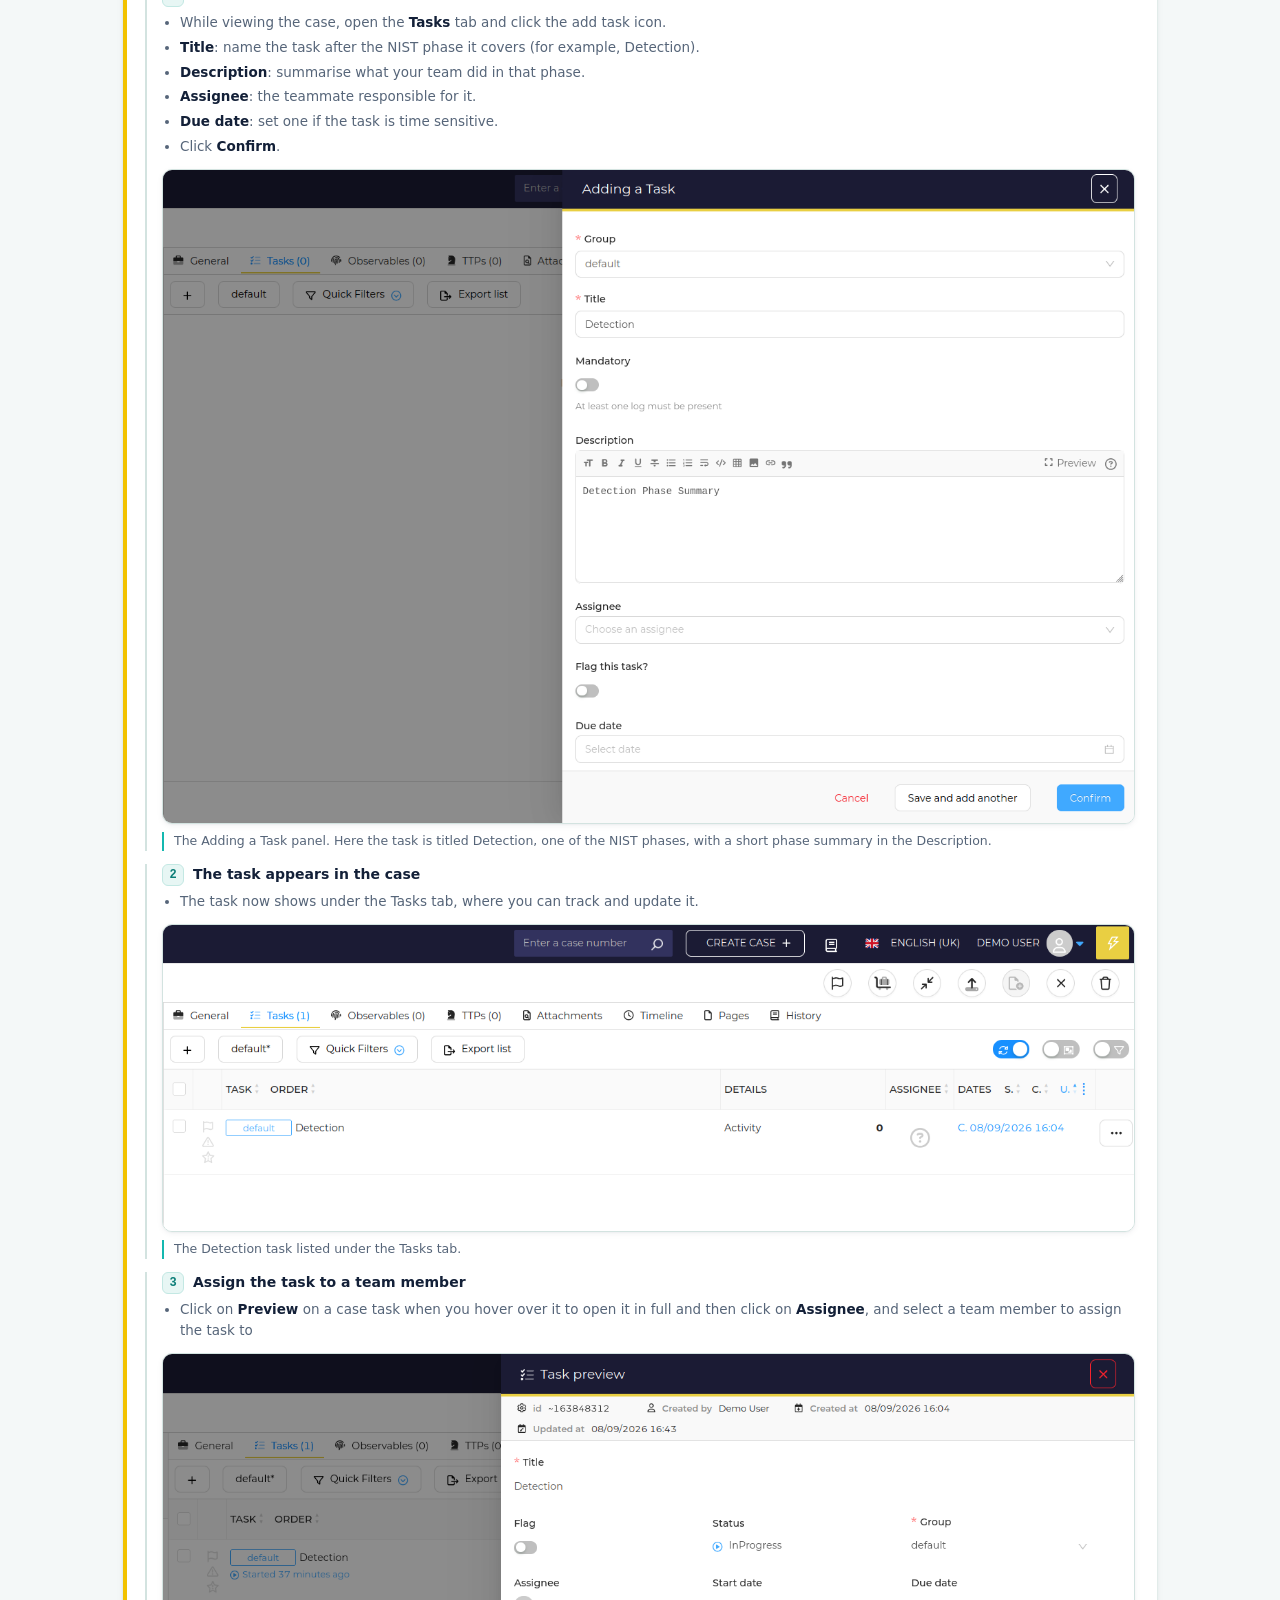
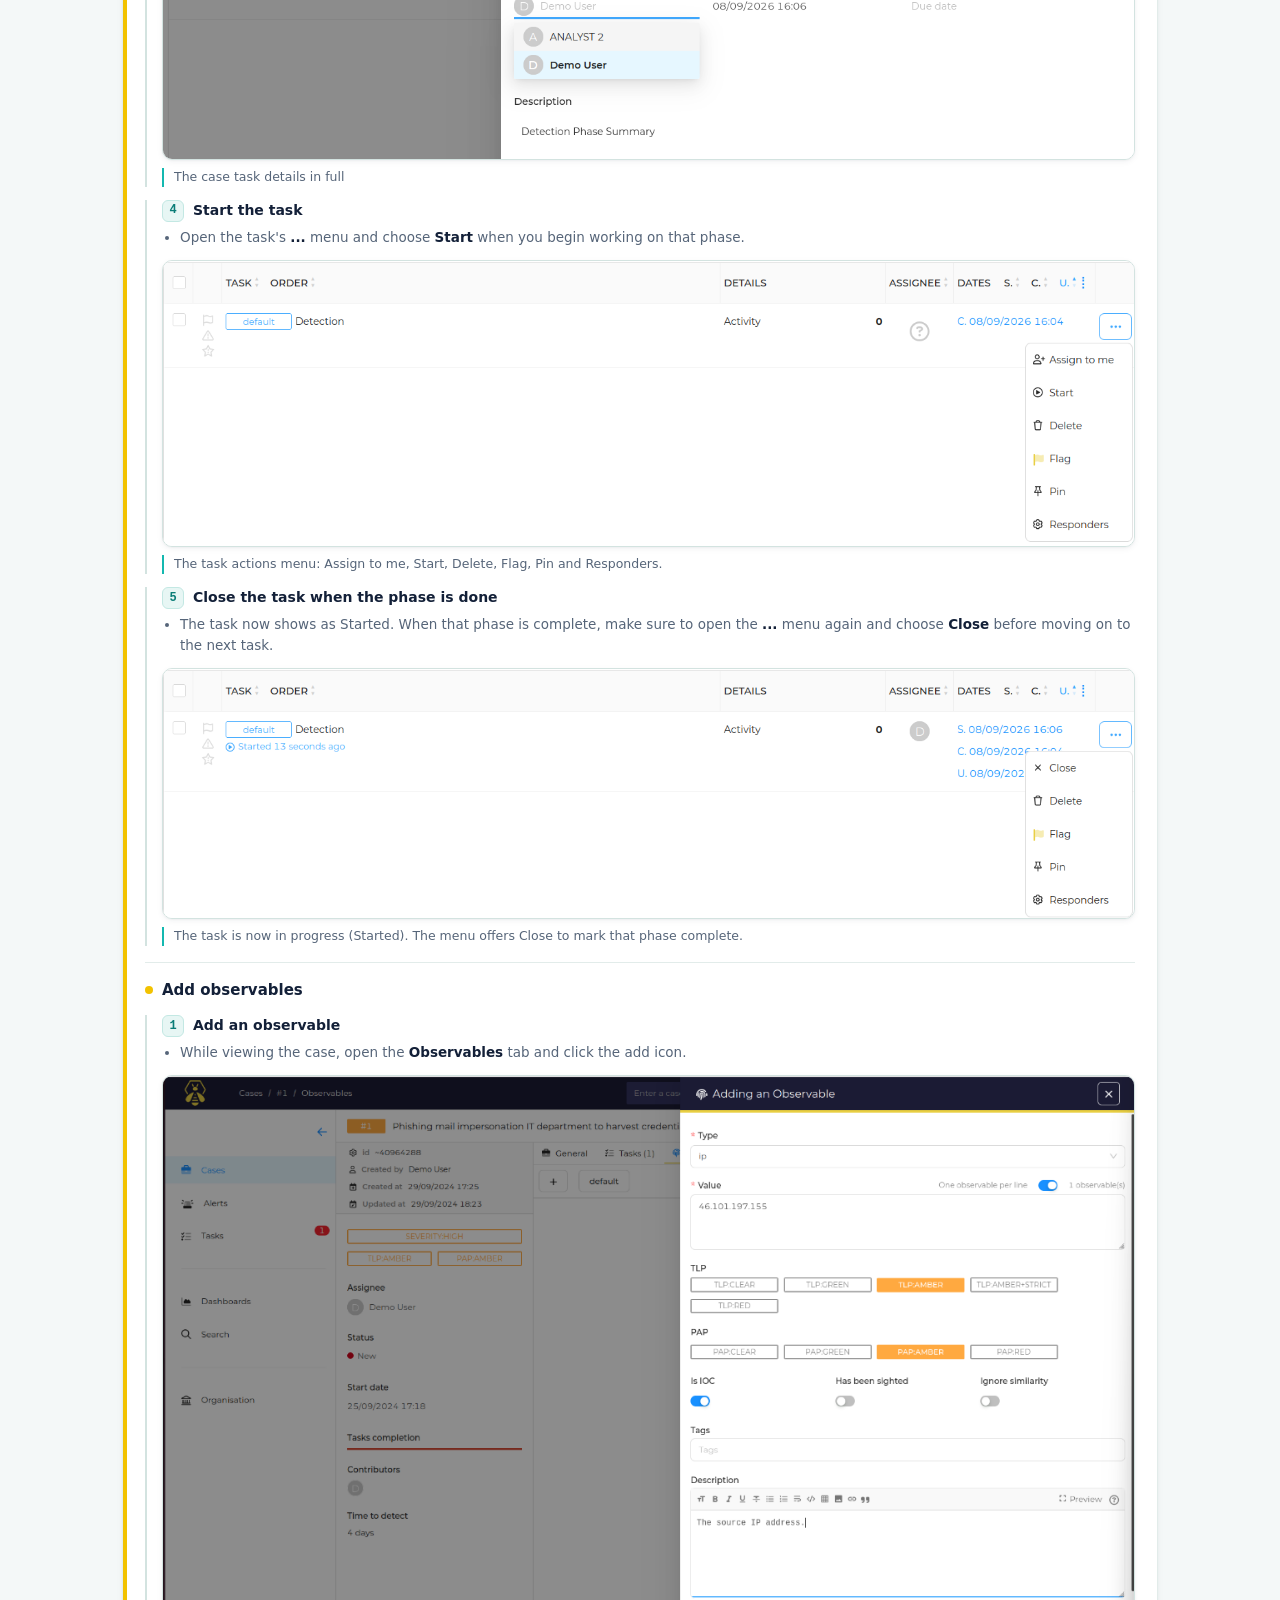
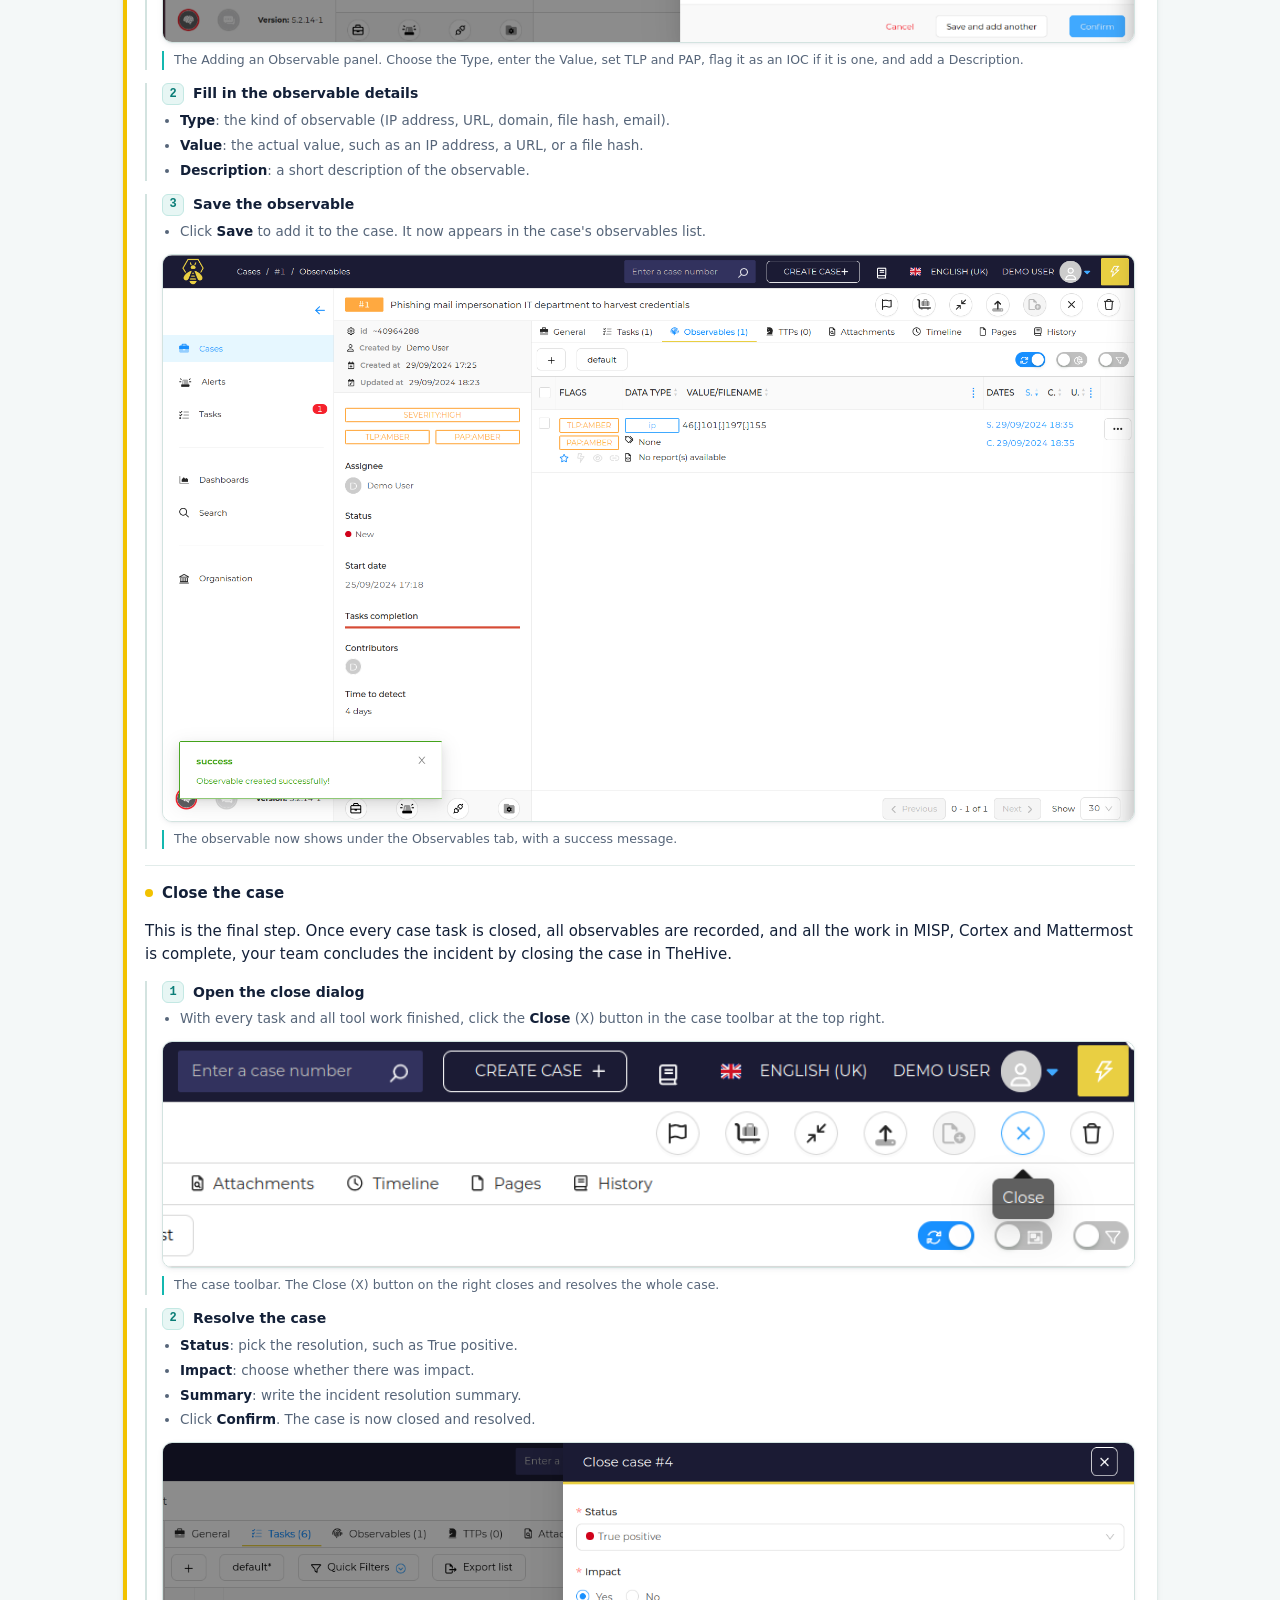
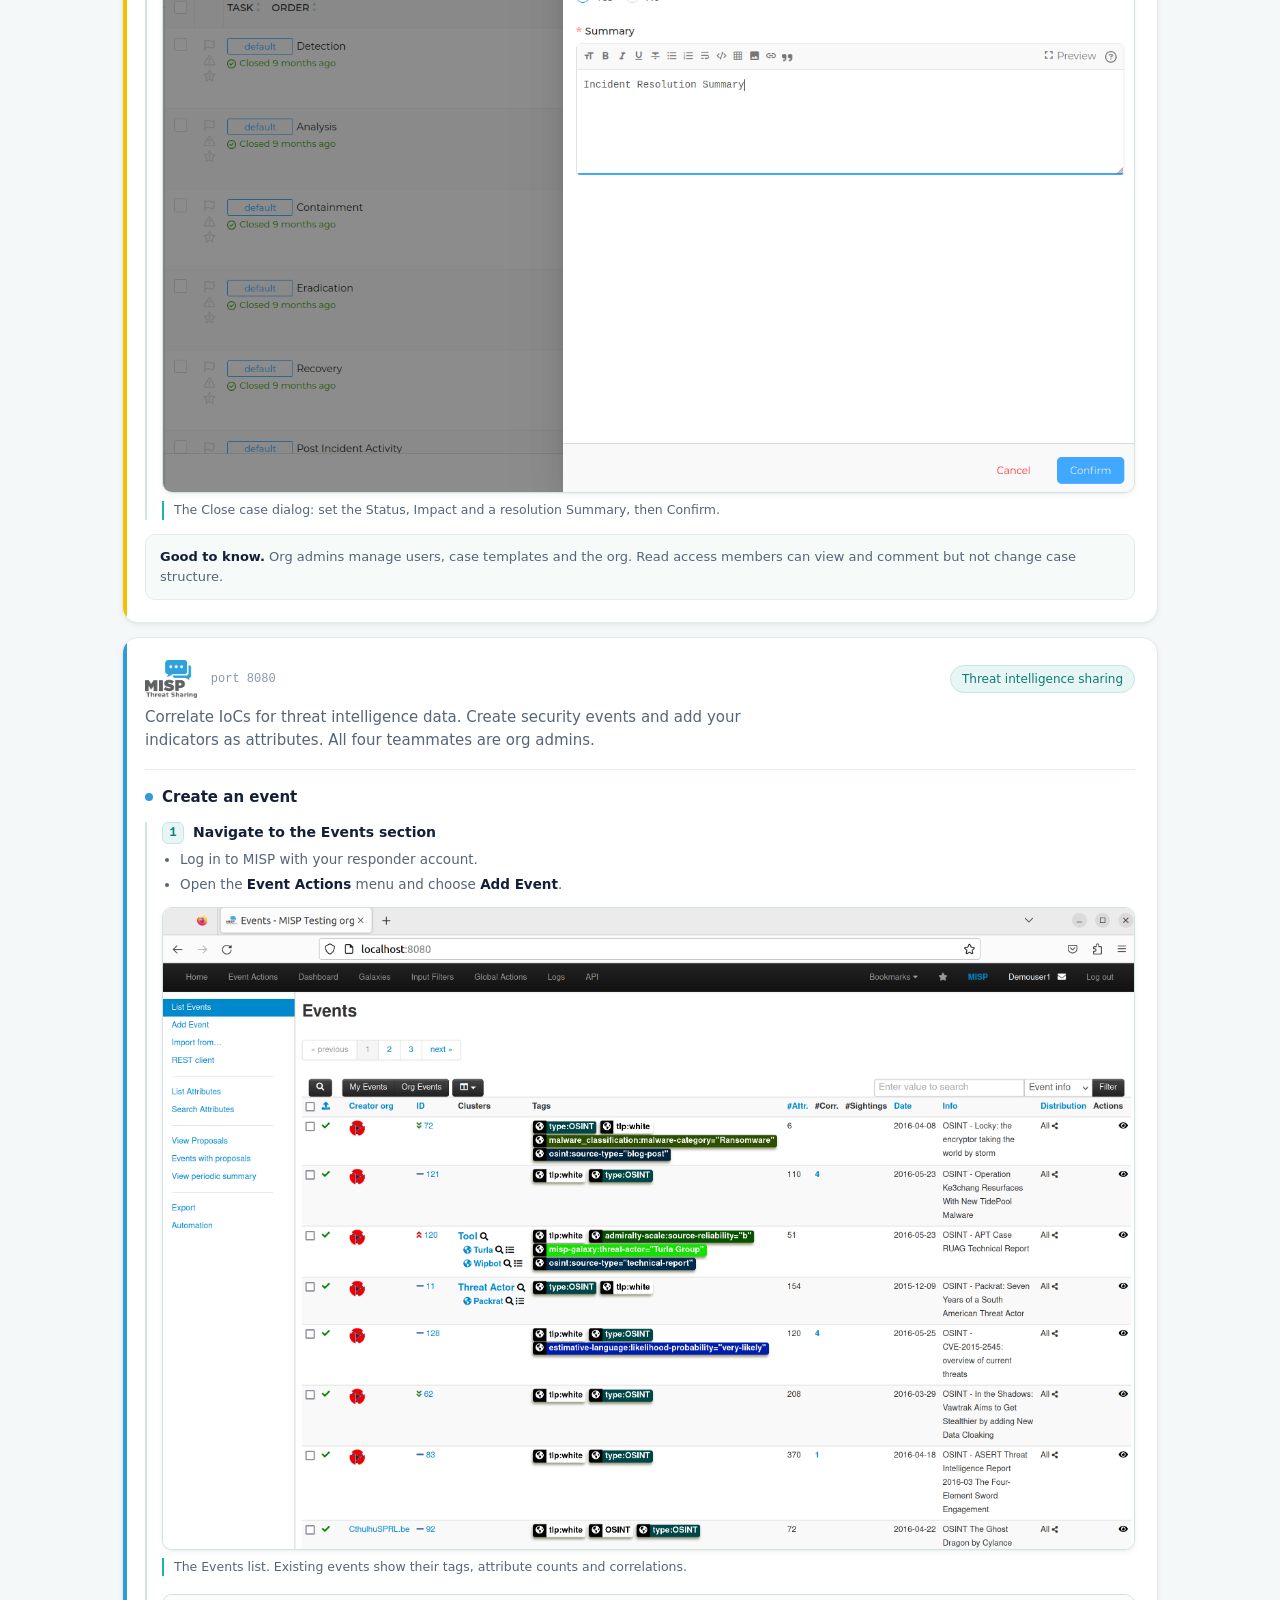
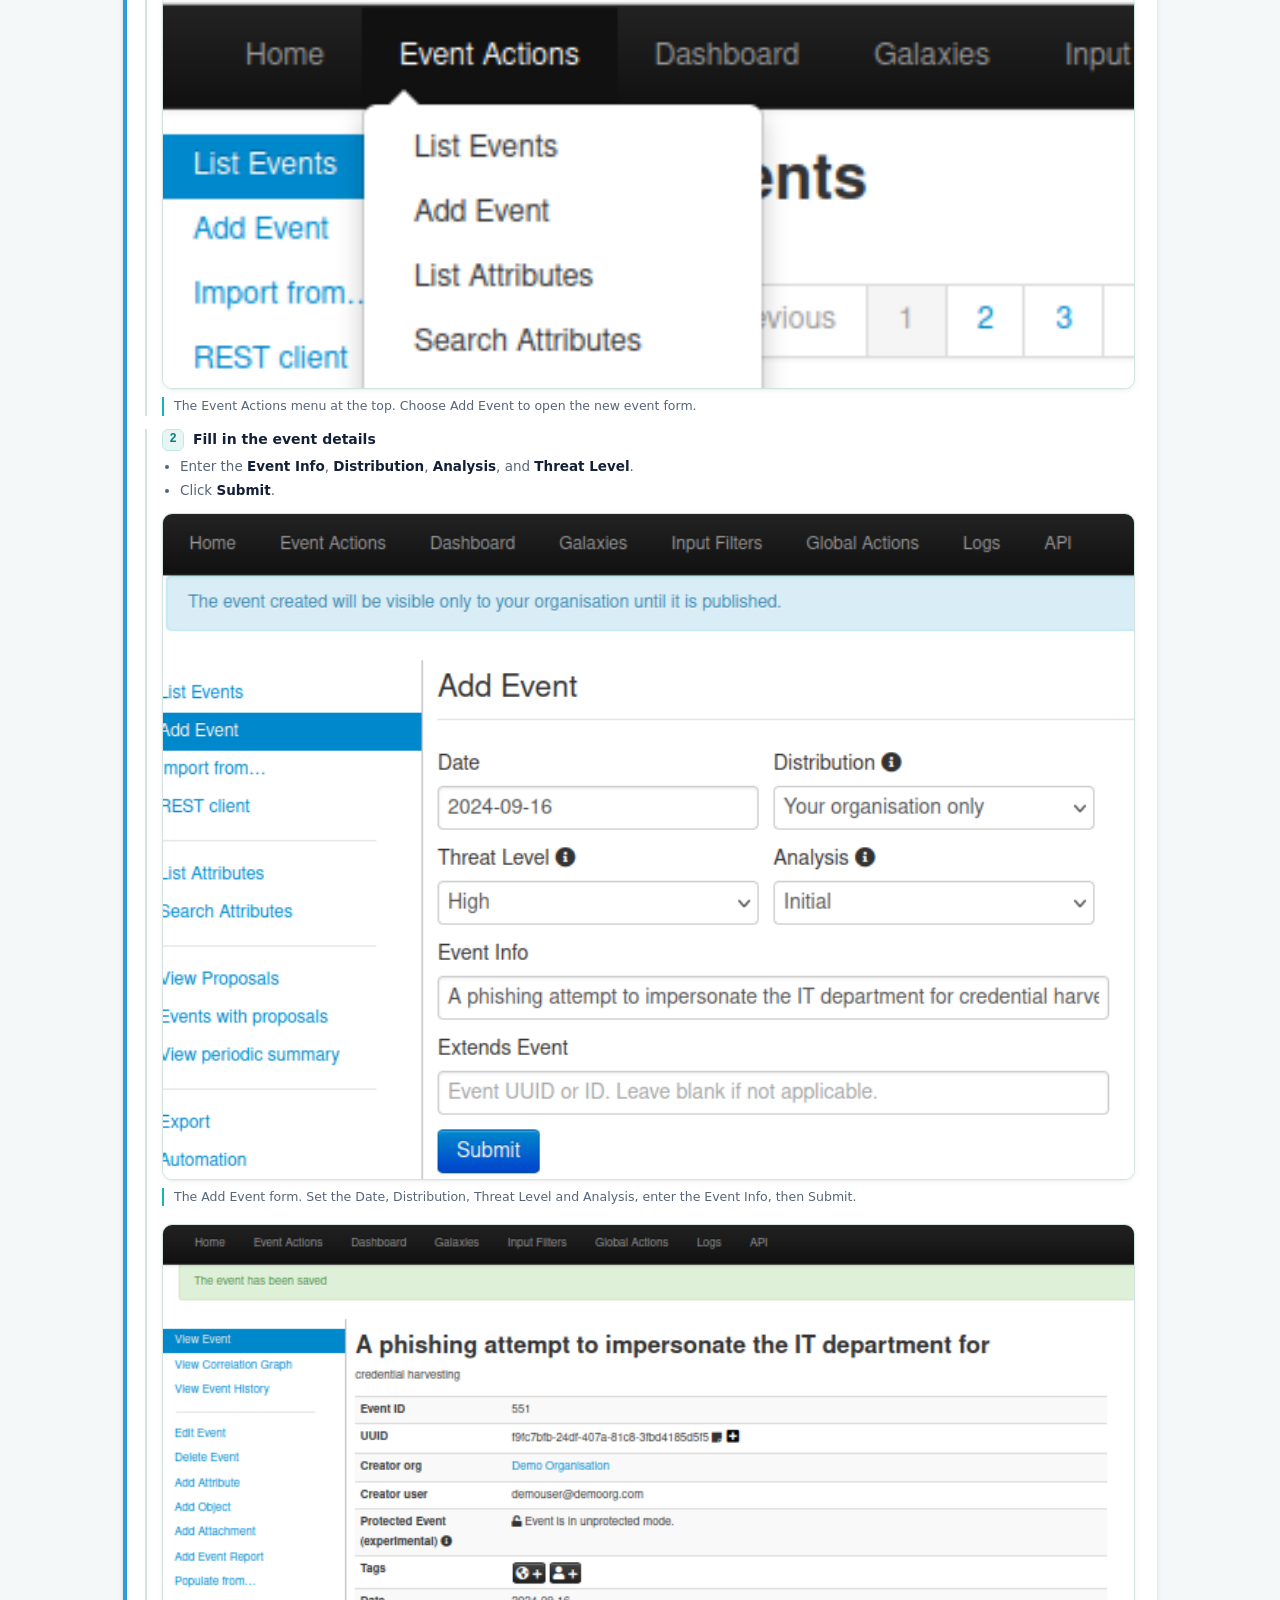
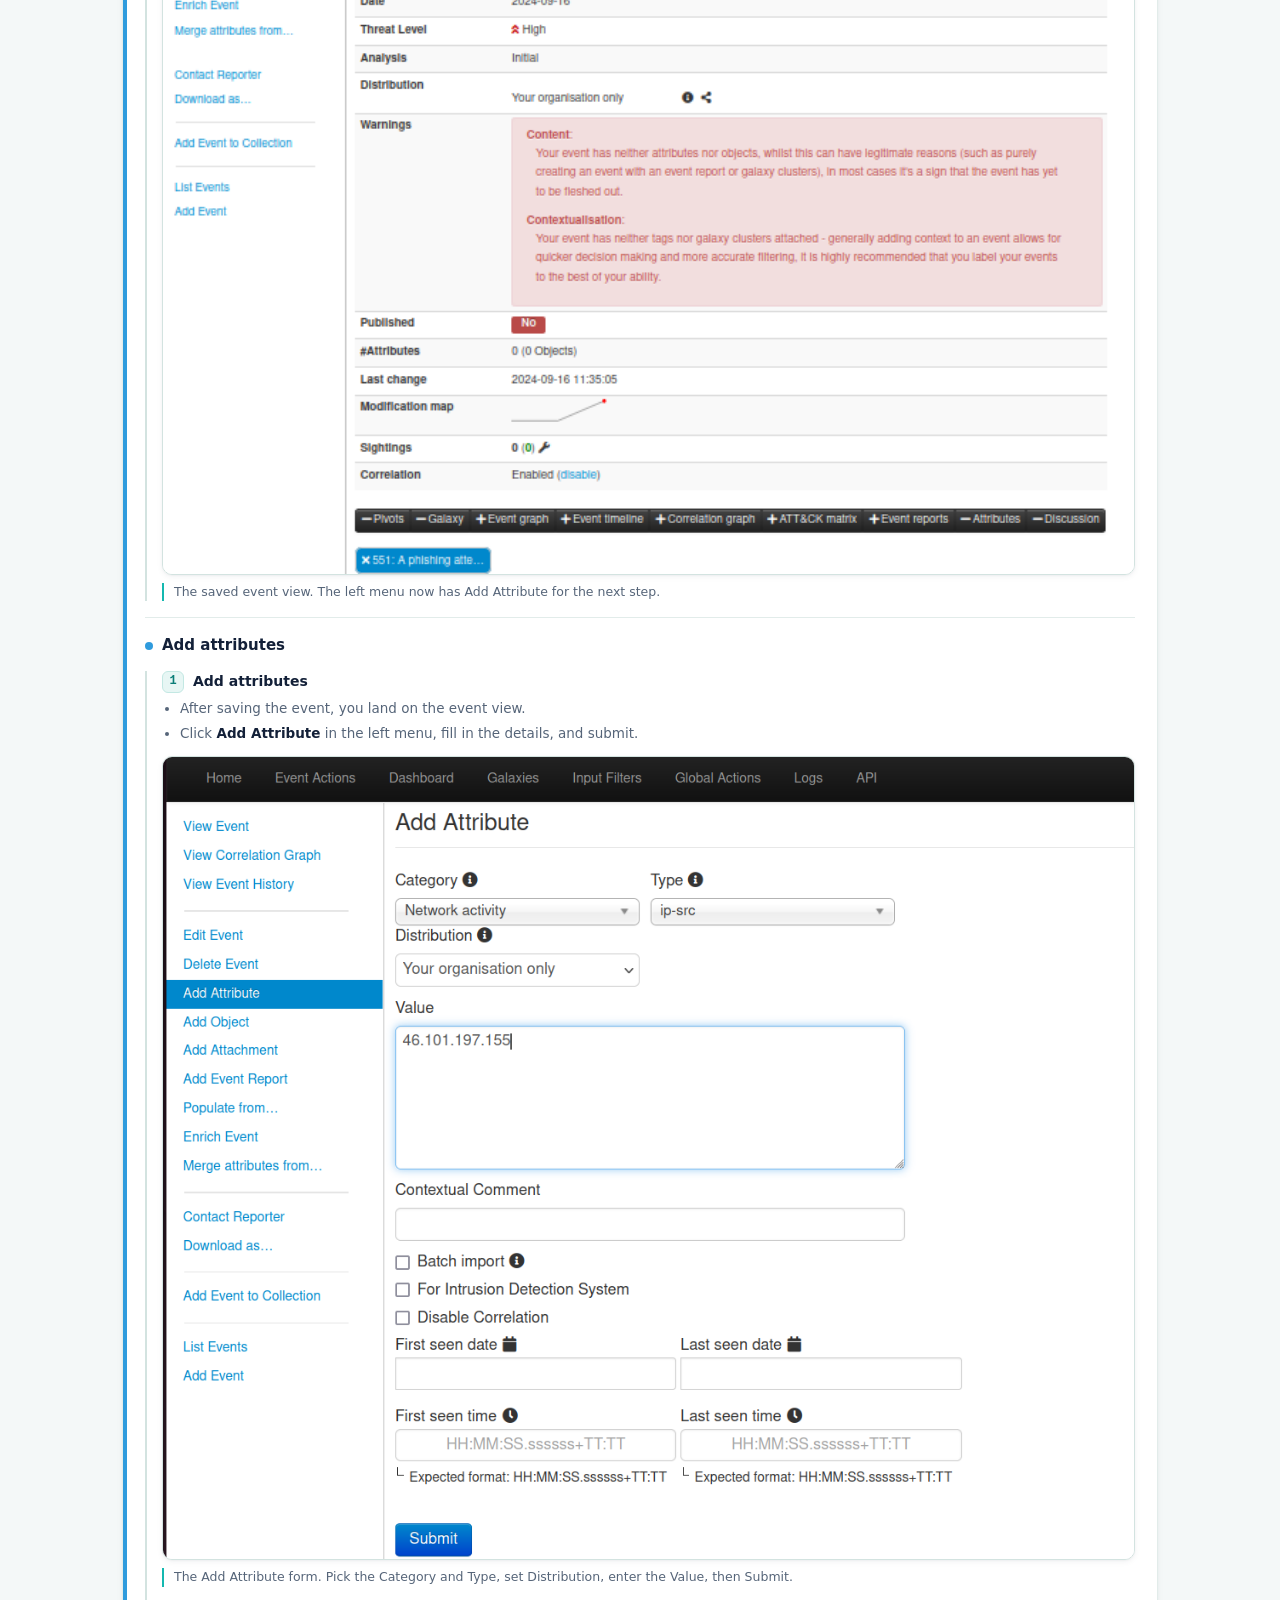
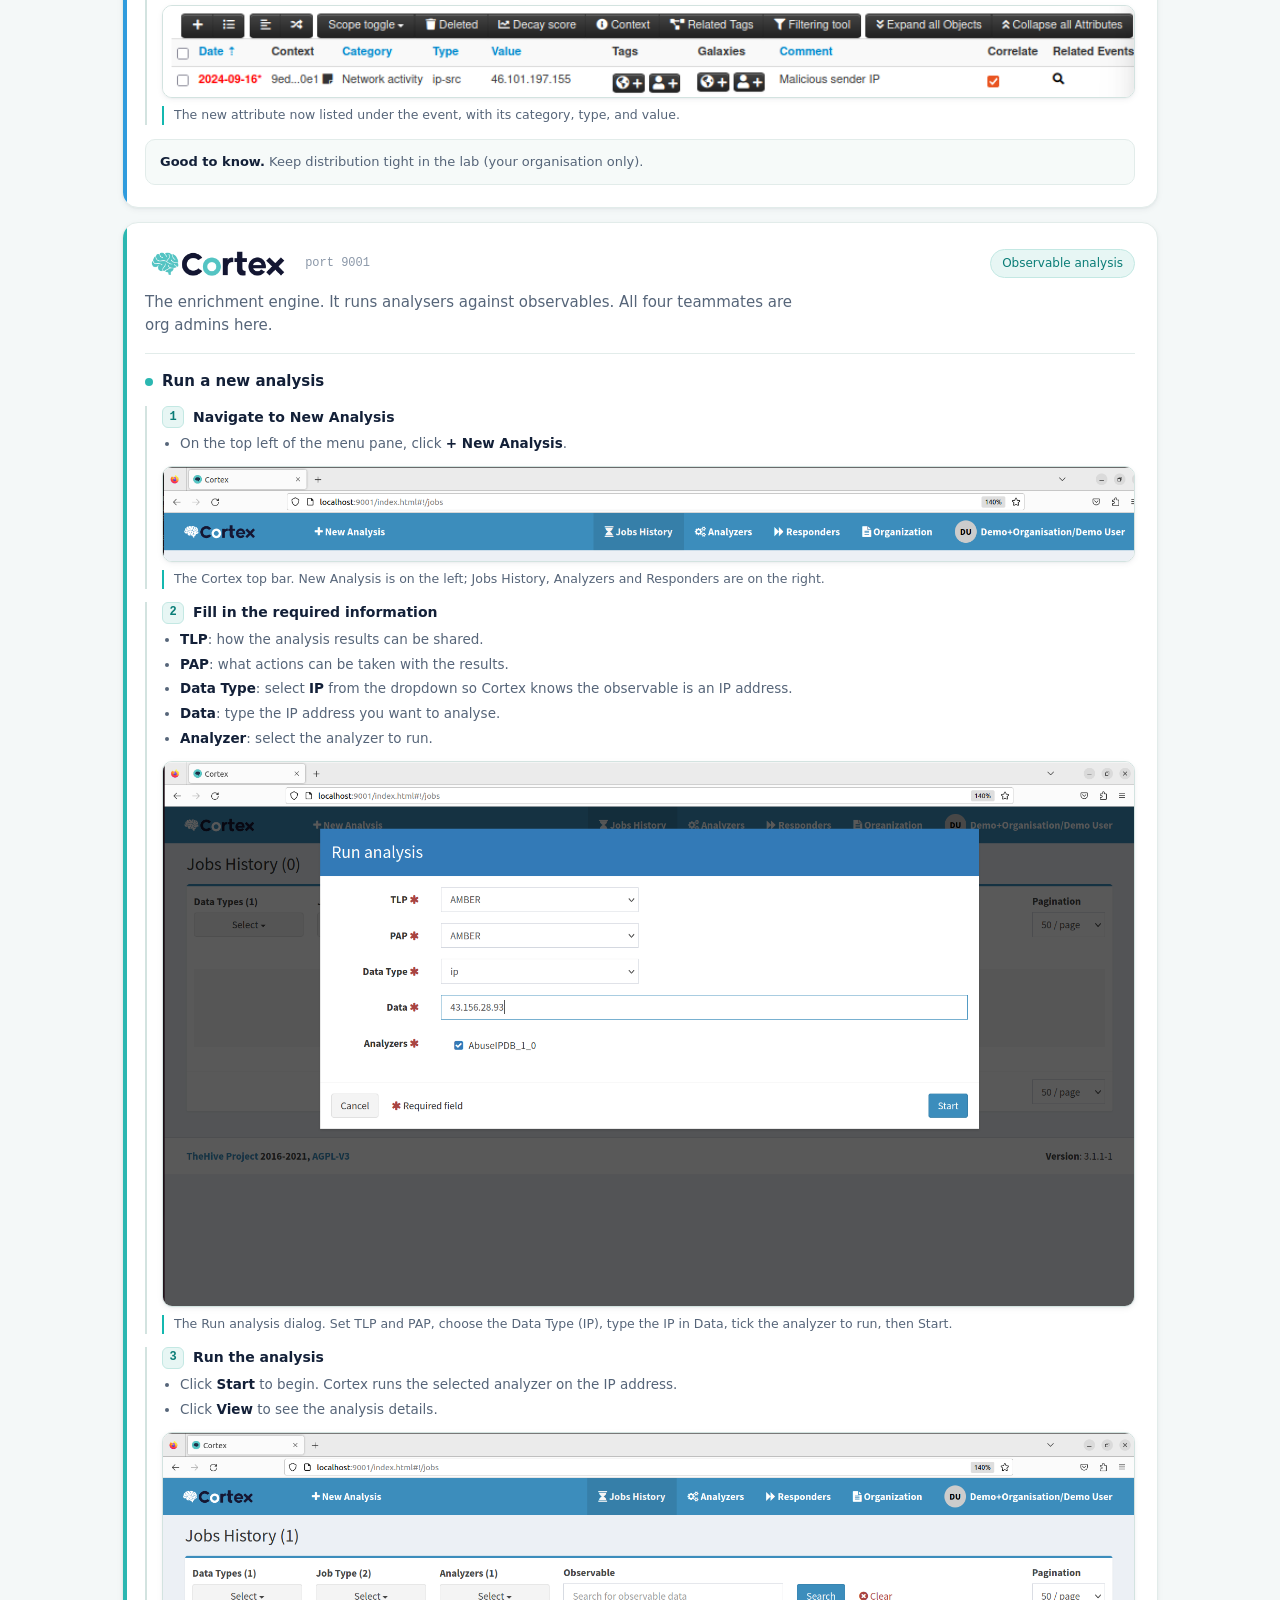
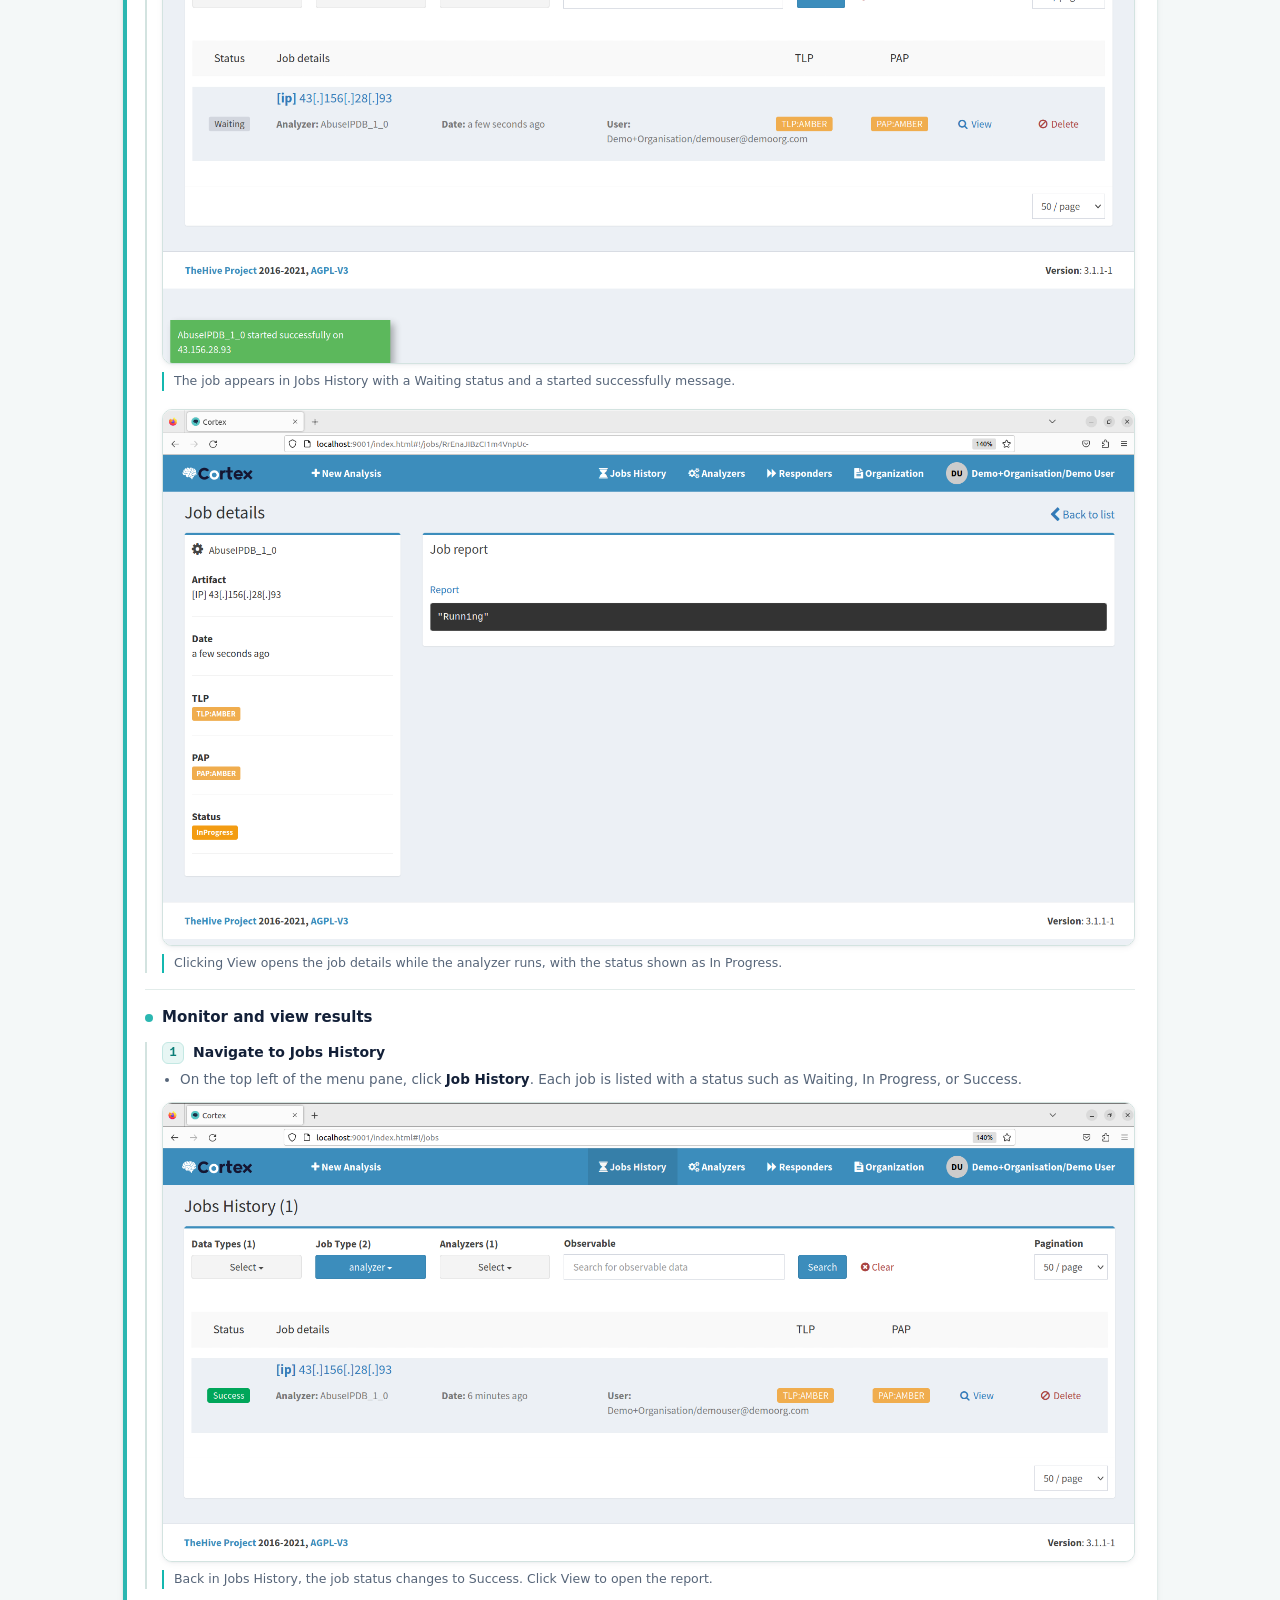
<file: ir-workshop/guide.html>
<!doctype html><html lang="en"><head>
<meta charset="utf-8"><meta name="viewport" content="width=device-width, initial-scale=1">
<title>Tool guide · IR Lab</title>
<link rel="stylesheet" href="assets/app.css">
<style>
.proc{margin:16px 0 0;padding-top:16px;border-top:1px solid var(--line)}
.proc:first-of-type{border-top:0;padding-top:4px}
.proc-h{margin:0;font-size:15px;font-weight:680;color:var(--ink);display:flex;align-items:center;gap:9px}
.proc-h .pc{width:8px;height:8px;border-radius:50%;background:var(--accent);flex:0 0 auto}
.gstep{margin:13px 0 0;padding-left:15px;border-left:2px solid var(--line2)}
.gs-h{display:flex;align-items:center;gap:9px;margin-bottom:5px}
.gs-n{width:22px;height:22px;border-radius:6px;background:var(--teal-tint);border:1px solid #c3e8e3;color:var(--teal-ink);font-family:var(--mono);font-size:12px;font-weight:600;display:grid;place-items:center;flex:0 0 auto}
.gs-h b{font-size:14px}
.gs-list{margin:0 0 8px;padding-left:18px;color:var(--mut);font-size:13.5px}
.gs-list li{margin:4px 0}.gs-list b{color:var(--ink);font-weight:600}
.shots{display:flex;flex-direction:column;gap:18px;margin:12px 0 6px}
.shot{margin:0}
.shot img{display:block;width:100%;height:auto;border:1px solid var(--line2);border-radius:10px;box-shadow:var(--shadow)}
.shot figcaption{margin-top:8px;font-size:12.5px;color:var(--mut);line-height:1.5;padding-left:2px;border-left:2px solid var(--teal);padding-left:10px}
.toolnav{display:flex;gap:6px;flex-wrap:wrap;margin:16px 0 26px;padding:6px;background:#fff;border:1px solid var(--line);border-radius:14px;box-shadow:var(--shadow)}
.toolnav a{flex:1 1 120px;display:flex;align-items:center;justify-content:center;gap:8px;text-decoration:none;padding:11px 12px;border-radius:10px;color:var(--ink);font-weight:600;font-size:14px;transition:.12s;white-space:nowrap}
.toolnav a:hover{background:#eef7f6;color:var(--teal-ink)}
.toolnav a .tn-dot{width:10px;height:10px;border-radius:50%;background:var(--accent);flex:0 0 auto}
.tool{scroll-margin-top:80px}
</style>
</head><body>
<svg width="0" height="0" style="position:absolute"><defs>
<g id="i-copy"><rect x="9" y="9" width="11" height="11" rx="2" fill="none" stroke="currentColor" stroke-width="1.6"/><path d="M5 15V5a2 2 0 0 1 2-2h8" fill="none" stroke="currentColor" stroke-width="1.6"/></g>
<g id="i-ext"><path d="M14 4h6v6M20 4l-9 9M18 13v5a2 2 0 0 1-2 2H6a2 2 0 0 1-2-2V8a2 2 0 0 1 2-2h5" fill="none" stroke="currentColor" stroke-width="1.6"/></g>
</defs></svg>
<header class="top"><div class="top-in">
  <a class="brand" href="index.html"><span class="mk">IR</span>
    <div>IR Workshop<small>Inside the CSIRT</small></div></a>
  <nav class="nav"><a href="index.html" class="">Home</a><a href="brief.html" class="">Incident brief</a><a href="guide.html" class="on">Tool guide</a><a href="teams.html" class="">Teams</a><a href="unlock.html" class="">Unlock credentials</a></nav>
</div></header>
<main class="wrap">
<h1>Tool guide</h1>
<p class="lead">Step by step walkthroughs for the four tools in every team instance. Get your credentials from the <a href="unlock.html" style="color:var(--teal-ink)">unlock page</a>.</p>
<nav class="toolnav" aria-label="Jump to tool"><a href="#thehive" style="--accent:#f2c200"><span class="tn-dot"></span>TheHive</a><a href="#misp" style="--accent:#2f9bdd"><span class="tn-dot"></span>MISP</a><a href="#cortex" style="--accent:#2bb7b1"><span class="tn-dot"></span>Cortex</a><a href="#mattermost" style="--accent:#1b3a6b"><span class="tn-dot"></span>Mattermost</a></nav>
<div class="tool" id="thehive" style="--accent:#f2c200"><div class="tool-h"><img class="tlogo" src="assets/logos/thehive.png" alt="TheHive"><span class="port">port 9000</span><span class="tag">Case management</span></div><p class="desc"> The incident recording, tracking, and management platform. Record incidents a cases, response phases as case tasks, and observables. Two teammates have org admin rights and the other two have read access.</p><div class="proc"><div class="proc-h"><span class="pc"></span>Create a case</div><div class="gstep"><div class="gs-h"><span class="gs-n">1</span><b>Navigate to the Cases section</b></div><ul class="gs-list"><li>Log in to TheHive with your responder account.</li><li>At the top right, click the <b>+ Create Case</b> button. You will be prompted to choose how to create the case.</li></ul><div class="shots"><figure class="shot"><img src="assets/guide/image1.png" alt="TheHive screenshot" loading="lazy"><figcaption>The Cases section right after you log in. The Create Case button sits at the top right, and the left menu has Cases, Alerts, Tasks and Organisation.</figcaption></figure><figure class="shot"><img src="assets/guide/image2.png" alt="TheHive screenshot" loading="lazy"><figcaption>The panel that opens when you click Create Case. Choose Empty case (you can also start from a template).</figcaption></figure></div></div><div class="gstep"><div class="gs-h"><span class="gs-n">2</span><b>Fill in the case details and save</b></div><ul class="gs-list"><li>Choose the <b>Empty case</b> option and fill in the case details.</li><li>Click <b>Confirm</b>. The case is created and appears in the case list.</li></ul><div class="shots"><figure class="shot"><img src="assets/guide/image3.png" alt="TheHive screenshot" loading="lazy"><figcaption>The empty case form. Give it a Title and Date, set Severity, TLP and PAP, add Tags, and write a Description, then Confirm.</figcaption></figure><figure class="shot"><img src="assets/guide/image4.png" alt="TheHive screenshot" loading="lazy"><figcaption>After you confirm, the new case appears in the Cases table with a New status.</figcaption></figure><figure class="shot"><img src="assets/guide/image5.png" alt="TheHive screenshot" loading="lazy"><figcaption>Opening the case shows its General view, with tabs across the top for Tasks, Observables, TTPs, Timeline and more.</figcaption></figure></div></div></div><div class="proc"><div class="proc-h"><span class="pc"></span>Add case tasks</div><div class="gstep"><div class="gs-h"><span class="gs-n">1</span><b>Create tasks</b></div><ul class="gs-list"><li>While viewing the case, open the <b>Tasks</b> tab and click the add task icon.</li><li><b>Title</b>: name the task after the NIST phase it covers (for example, Detection).</li><li><b>Description</b>: summarise what your team did in that phase.</li><li><b>Assignee</b>: the teammate responsible for it.</li><li><b>Due date</b>: set one if the task is time sensitive.</li><li>Click <b>Confirm</b>.</li></ul><div class="shots"><figure class="shot"><img src="assets/guide/image6.png" alt="TheHive screenshot" loading="lazy"><figcaption>The Adding a Task panel. Here the task is titled Detection, one of the NIST phases, with a short phase summary in the Description.</figcaption></figure></div></div><div class="gstep"><div class="gs-h"><span class="gs-n">2</span><b>The task appears in the case</b></div><ul class="gs-list"><li>The task now shows under the Tasks tab, where you can track and update it.</li></ul><div class="shots"><figure class="shot"><img src="assets/guide/image7.png" alt="TheHive screenshot" loading="lazy"><figcaption>The Detection task listed under the Tasks tab.</figcaption></figure></div></div><div class="gstep"><div class="gs-h"><span class="gs-n">3</span><b>Assign the task to a team member</b></div><ul class="gs-list"><li>Click on <b>Preview</b> on a case task when you hover over it to open it in full and then click on <b>Assignee</b>, and select a team member to assign the task to</li></ul><div class="shots"><figure class="shot"><img src="assets/guide/image7_55.png" alt="TheHive screenshot" loading="lazy"><figcaption>The case task details in full</figcaption></figure></div></div><div class="gstep"><div class="gs-h"><span class="gs-n">4</span><b>Start the task</b></div><ul class="gs-list"><li>Open the task's <b>...</b> menu and choose <b>Start</b> when you begin working on that phase.</li></ul><div class="shots"><figure class="shot"><img src="assets/guide/image7_1.png" alt="TheHive screenshot" loading="lazy"><figcaption>The task actions menu: Assign to me, Start, Delete, Flag, Pin and Responders.</figcaption></figure></div></div><div class="gstep"><div class="gs-h"><span class="gs-n">5</span><b>Close the task when the phase is done</b></div><ul class="gs-list"><li>The task now shows as Started. When that phase is complete, make sure to open the <b>...</b> menu again and choose <b>Close</b> before moving on to the next task.</li></ul><div class="shots"><figure class="shot"><img src="assets/guide/image7_2.png" alt="TheHive screenshot" loading="lazy"><figcaption>The task is now in progress (Started). The menu offers Close to mark that phase complete.</figcaption></figure></div></div></div><div class="proc"><div class="proc-h"><span class="pc"></span>Add observables</div><div class="gstep"><div class="gs-h"><span class="gs-n">1</span><b>Add an observable</b></div><ul class="gs-list"><li>While viewing the case, open the <b>Observables</b> tab and click the add icon.</li></ul><div class="shots"><figure class="shot"><img src="assets/guide/image8.png" alt="TheHive screenshot" loading="lazy"><figcaption>The Adding an Observable panel. Choose the Type, enter the Value, set TLP and PAP, flag it as an IOC if it is one, and add a Description.</figcaption></figure></div></div><div class="gstep"><div class="gs-h"><span class="gs-n">2</span><b>Fill in the observable details</b></div><ul class="gs-list"><li><b>Type</b>: the kind of observable (IP address, URL, domain, file hash, email).</li><li><b>Value</b>: the actual value, such as an IP address, a URL, or a file hash.</li><li><b>Description</b>: a short description of the observable.</li></ul></div><div class="gstep"><div class="gs-h"><span class="gs-n">3</span><b>Save the observable</b></div><ul class="gs-list"><li>Click <b>Save</b> to add it to the case. It now appears in the case's observables list.</li></ul><div class="shots"><figure class="shot"><img src="assets/guide/image9.png" alt="TheHive screenshot" loading="lazy"><figcaption>The observable now shows under the Observables tab, with a success message.</figcaption></figure></div></div></div><div class="proc"><div class="proc-h"><span class="pc"></span>Close the case</div><p class="proc-intro">This is the final step. Once every case task is closed, all observables are recorded, and all the work in MISP, Cortex and Mattermost is complete, your team concludes the incident by closing the case in TheHive.</p><div class="gstep"><div class="gs-h"><span class="gs-n">1</span><b>Open the close dialog</b></div><ul class="gs-list"><li>With every task and all tool work finished, click the <b>Close</b> (X) button in the case toolbar at the top right.</li></ul><div class="shots"><figure class="shot"><img src="assets/guide/image7_3.png" alt="TheHive screenshot" loading="lazy"><figcaption>The case toolbar. The Close (X) button on the right closes and resolves the whole case.</figcaption></figure></div></div><div class="gstep"><div class="gs-h"><span class="gs-n">2</span><b>Resolve the case</b></div><ul class="gs-list"><li><b>Status</b>: pick the resolution, such as True positive.</li><li><b>Impact</b>: choose whether there was impact.</li><li><b>Summary</b>: write the incident resolution summary.</li><li>Click <b>Confirm</b>. The case is now closed and resolved.</li></ul><div class="shots"><figure class="shot"><img src="assets/guide/image7_44.png" alt="TheHive screenshot" loading="lazy"><figcaption>The Close case dialog: set the Status, Impact and a resolution Summary, then Confirm.</figcaption></figure></div></div></div><div class="tips"><b>Good to know.</b> Org admins manage users, case templates and the org. Read access members can view and comment but not change case structure.</div></div>
<div class="tool" id="misp" style="--accent:#2f9bdd"><div class="tool-h"><img class="tlogo" src="assets/logos/misp.png" alt="MISP"><span class="port">port 8080</span><span class="tag">Threat intelligence sharing </span></div><p class="desc">Correlate IoCs for threat intelligence data. Create security events and add your indicators as attributes. All four teammates are org admins.</p><div class="proc"><div class="proc-h"><span class="pc"></span>Create an event</div><div class="gstep"><div class="gs-h"><span class="gs-n">1</span><b>Navigate to the Events section</b></div><ul class="gs-list"><li>Log in to MISP with your responder account.</li><li>Open the <b>Event Actions</b> menu and choose <b>Add Event</b>.</li></ul><div class="shots"><figure class="shot"><img src="assets/guide/image11.png" alt="MISP screenshot" loading="lazy"><figcaption>The Events list. Existing events show their tags, attribute counts and correlations.</figcaption></figure><figure class="shot"><img src="assets/guide/image13.png" alt="MISP screenshot" loading="lazy"><figcaption>The Event Actions menu at the top. Choose Add Event to open the new event form.</figcaption></figure></div></div><div class="gstep"><div class="gs-h"><span class="gs-n">2</span><b>Fill in the event details</b></div><ul class="gs-list"><li>Enter the <b>Event Info</b>, <b>Distribution</b>, <b>Analysis</b>, and <b>Threat Level</b>.</li><li>Click <b>Submit</b>.</li></ul><div class="shots"><figure class="shot"><img src="assets/guide/image12.png" alt="MISP screenshot" loading="lazy"><figcaption>The Add Event form. Set the Date, Distribution, Threat Level and Analysis, enter the Event Info, then Submit.</figcaption></figure><figure class="shot"><img src="assets/guide/image14.png" alt="MISP screenshot" loading="lazy"><figcaption>The saved event view. The left menu now has Add Attribute for the next step.</figcaption></figure></div></div></div><div class="proc"><div class="proc-h"><span class="pc"></span>Add attributes</div><div class="gstep"><div class="gs-h"><span class="gs-n">1</span><b>Add attributes</b></div><ul class="gs-list"><li>After saving the event, you land on the event view.</li><li>Click <b>Add Attribute</b> in the left menu, fill in the details, and submit.</li></ul><div class="shots"><figure class="shot"><img src="assets/guide/image15.png" alt="MISP screenshot" loading="lazy"><figcaption>The Add Attribute form. Pick the Category and Type, set Distribution, enter the Value, then Submit.</figcaption></figure><figure class="shot"><img src="assets/guide/image16.png" alt="MISP screenshot" loading="lazy"><figcaption>The new attribute now listed under the event, with its category, type, and value.</figcaption></figure></div></div></div><div class="tips"><b>Good to know.</b> Keep distribution tight in the lab (your organisation only).</div></div>
<div class="tool" id="cortex" style="--accent:#2bb7b1"><div class="tool-h"><img class="tlogo" src="assets/logos/cortex.png" alt="Cortex"><span class="port">port 9001</span><span class="tag">Observable analysis</span></div><p class="desc">The enrichment engine. It runs analysers against observables. All four teammates are org admins here.</p><div class="proc"><div class="proc-h"><span class="pc"></span>Run a new analysis</div><div class="gstep"><div class="gs-h"><span class="gs-n">1</span><b>Navigate to New Analysis</b></div><ul class="gs-list"><li>On the top left of the menu pane, click <b>+ New Analysis</b>.</li></ul><div class="shots"><figure class="shot"><img src="assets/guide/image17.png" alt="Cortex screenshot" loading="lazy"><figcaption>The Cortex top bar. New Analysis is on the left; Jobs History, Analyzers and Responders are on the right.</figcaption></figure></div></div><div class="gstep"><div class="gs-h"><span class="gs-n">2</span><b>Fill in the required information</b></div><ul class="gs-list"><li><b>TLP</b>: how the analysis results can be shared.</li><li><b>PAP</b>: what actions can be taken with the results.</li><li><b>Data Type</b>: select <b>IP</b> from the dropdown so Cortex knows the observable is an IP address.</li><li><b>Data</b>: type the IP address you want to analyse.</li><li><b>Analyzer</b>: select the analyzer to run.</li></ul><div class="shots"><figure class="shot"><img src="assets/guide/image18.png" alt="Cortex screenshot" loading="lazy"><figcaption>The Run analysis dialog. Set TLP and PAP, choose the Data Type (IP), type the IP in Data, tick the analyzer to run, then Start.</figcaption></figure></div></div><div class="gstep"><div class="gs-h"><span class="gs-n">3</span><b>Run the analysis</b></div><ul class="gs-list"><li>Click <b>Start</b> to begin. Cortex runs the selected analyzer on the IP address.</li><li>Click <b>View</b> to see the analysis details.</li></ul><div class="shots"><figure class="shot"><img src="assets/guide/image19.png" alt="Cortex screenshot" loading="lazy"><figcaption>The job appears in Jobs History with a Waiting status and a started successfully message.</figcaption></figure><figure class="shot"><img src="assets/guide/image20.png" alt="Cortex screenshot" loading="lazy"><figcaption>Clicking View opens the job details while the analyzer runs, with the status shown as In Progress.</figcaption></figure></div></div></div><div class="proc"><div class="proc-h"><span class="pc"></span>Monitor and view results</div><div class="gstep"><div class="gs-h"><span class="gs-n">1</span><b>Navigate to Jobs History</b></div><ul class="gs-list"><li>On the top left of the menu pane, click <b>Job History</b>. Each job is listed with a status such as Waiting, In Progress, or Success.</li></ul><div class="shots"><figure class="shot"><img src="assets/guide/image21.png" alt="Cortex screenshot" loading="lazy"><figcaption>Back in Jobs History, the job status changes to Success. Click View to open the report.</figcaption></figure></div></div><div class="gstep"><div class="gs-h"><span class="gs-n">2</span><b>View the analysis results</b></div><ul class="gs-list"><li>When the status changes to <b>Success</b>, click the job to open the detailed results page. The analyzer's report shows detailed intelligence on the observable.</li></ul><div class="shots"><figure class="shot"><img src="assets/guide/image22.png" alt="Cortex screenshot" loading="lazy"><figcaption>The finished AbuseIPDB report, with a taxonomy summary and the full JSON findings.</figcaption></figure><figure class="shot"><img src="assets/guide/image23.png" alt="Cortex screenshot" loading="lazy"><figcaption>Scrolling the report shows the individual abuse reports, including source countries and categories.</figcaption></figure></div></div></div><div class="tips"><b>Good to know.</b> Analyzers have already been configured for you, so you can just kick start your analysis.</div></div>
<div class="tool" id="mattermost" style="--accent:#1b3a6b"><div class="tool-h"><img class="tlogo" src="assets/logos/mattermost.webp" alt="Mattermost"><span class="port">port 8065</span><span class="tag">Team chat &amp; coordination</span></div><p class="desc">Your teams communication channel during an incident.</p><div class="proc"><div class="proc-h"><span class="pc"></span>Getting started</div><ul class="gs-list" style="margin-top:8px"><li>Log in with your responder email (your username is responder&lt;NN&gt;) and password.</li><li>Join and communicate through your team channel named "RANSOMWARE-INCIDENT"</li></ul></div><figure class="shot"><img src="assets/guide/image7_8.png" alt="Mattermost screenshot" loading="lazy"><figcaption>Channel to use during communication with team members during workshop</figcaption></figure><div class="tips"><b>Good to know.</b> Your login is your email, but your displayed username is responder&lt;NN&gt; </div></div>
</main>
<footer class="foot">IR Lab workshop </footer>
<script>
document.addEventListener('click',function(e){
 var b=e.target.closest('.btn-copy'); if(b){var t=b.getAttribute('data-copy');
  var d=function(){b.classList.add('done');setTimeout(function(){b.classList.remove('done')},1000)};
  if(navigator.clipboard&&navigator.clipboard.writeText){navigator.clipboard.writeText(t).then(d).catch(f)}else f();
  function f(){var a=document.createElement('textarea');a.value=t;a.style.position='fixed';a.style.opacity=0;
   document.body.appendChild(a);a.select();try{document.execCommand('copy');d()}catch(_){}document.body.removeChild(a)}
  return}
});
</script></body></html>
</file>
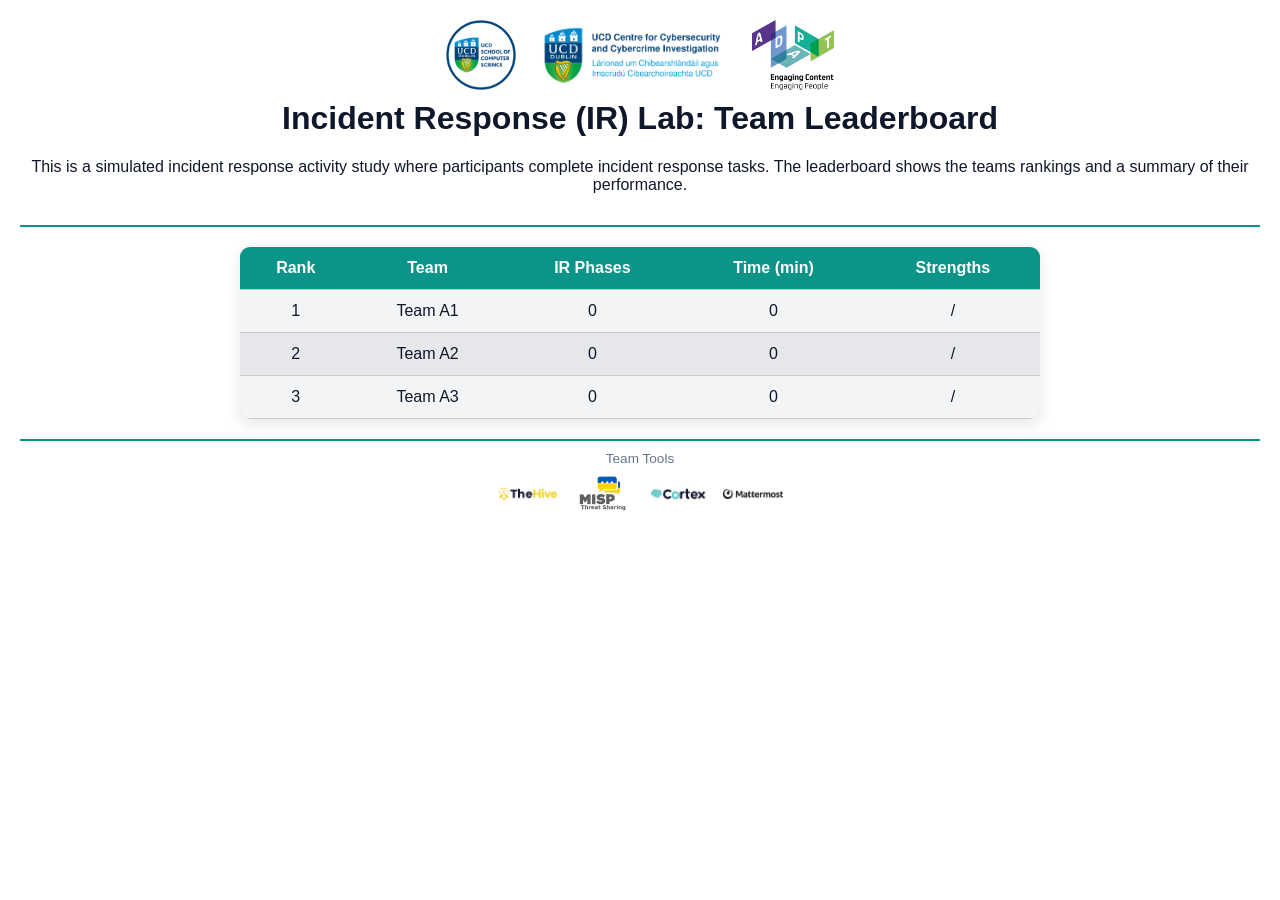
<file: ir-workshop/leaderboard.html>
<!DOCTYPE html>
<html lang="en">
<head>
<meta charset="UTF-8">
<title>IR-LAB | Leaderboard</title>
<meta name="viewport" content="width=device-width, initial-scale=1">

<style>
body {
  font-family: Arial, sans-serif;
  background:#ffffff;
  color:#0f172a;
  margin:0;
  padding:20px;
  text-align:center;
}

header {
  margin-bottom: 20px;
  border-bottom: 2px solid #0d9488;
  padding-bottom: 15px;
}

header h1 {
  margin-top:5px;
}

header .org-logos {
  display:flex;
  justify-content:center;
  align-items:center;
  flex-wrap:wrap;
  gap:20px;
  margin-bottom:10px;
}

header .org-logos img {
  max-height:70px;
}

table {
  max-width:800px;
  width:95%;
  margin:0 auto;
  border-collapse:collapse;
  background:#d3d3d3;
  border-radius:10px;
  overflow:hidden;
  box-shadow:0 5px 15px rgba(0,0,0,0.1);
}

th, td {
  padding:12px;
  border-bottom:1px solid #ccc;
}

th {
  background:#0d9488; /* turquoise header */
  color:white;
}

tr:nth-child(even) {
  background:#e5e7eb;
}

tr:nth-child(odd) {
  background:#f3f4f6;
}

footer {
  margin-top:20px;
  font-size:0.85rem;
  color:#64748b;
  border-top:2px solid #0d9488;
  padding-top:10px;
}

footer .tool-logos {
  display: flex;
  justify-content: center;
  align-items: center;
  gap: 15px;
  margin-top: 10px;
}

footer .tool-logos img {
  width: 60px;
  height: 35px;
  object-fit: contain; 
}

</style>
</head>

<body>

<header>
  <div class="org-logos">
    
    <img src="images/ucdcs.png" alt="UCD CS">
    <img src="images/cci.png" alt="CCI">
    <img src="images/org2.png" alt="ADAPT">
  </div>
  <h1>Incident Response (IR) Lab: Team Leaderboard</h1>
  <P> This is a simulated incident response activity study where participants complete incident response tasks. The leaderboard shows the teams rankings and a summary of their performance. </P>
</header>

<table>
<thead>
<tr>
<th>Rank</th>
<th>Team</th>
<th>IR Phases</th>
<th>Time (min)</th>
<th>Strengths</th>
</tr>
</thead>
<tbody id="rows"></tbody>
</table>

<footer>
  Team Tools
  <div class="tool-logos">
    <img src="images/thehive.png" alt="TheHive Logo">
    <img src="images/misp.png" alt="MISP Logo">
    <img src="images/cortex.png" alt="Cortex Logo">
    <img src="images/mattermost.png" alt="Mattermost Logo">
  </div>
</footer>

<script>
async function loadLeaderboard() {
  const res = await fetch("data/leaderboard.json");
  const data = await res.json();

  const rows = document.getElementById("rows");
  rows.innerHTML = "";

  data.leaderboard.forEach(team => {
    rows.innerHTML += `
      <tr>
        <td>${team.rank}</td>
        <td>${team.teamName}</td>
        <td>${team.score}</td>
        <td>${team.time}</td>
        <td>${team.strengths}</td>
      </tr>
    `;
  });
}

loadLeaderboard();
</script>

</body>
</html>
</file>
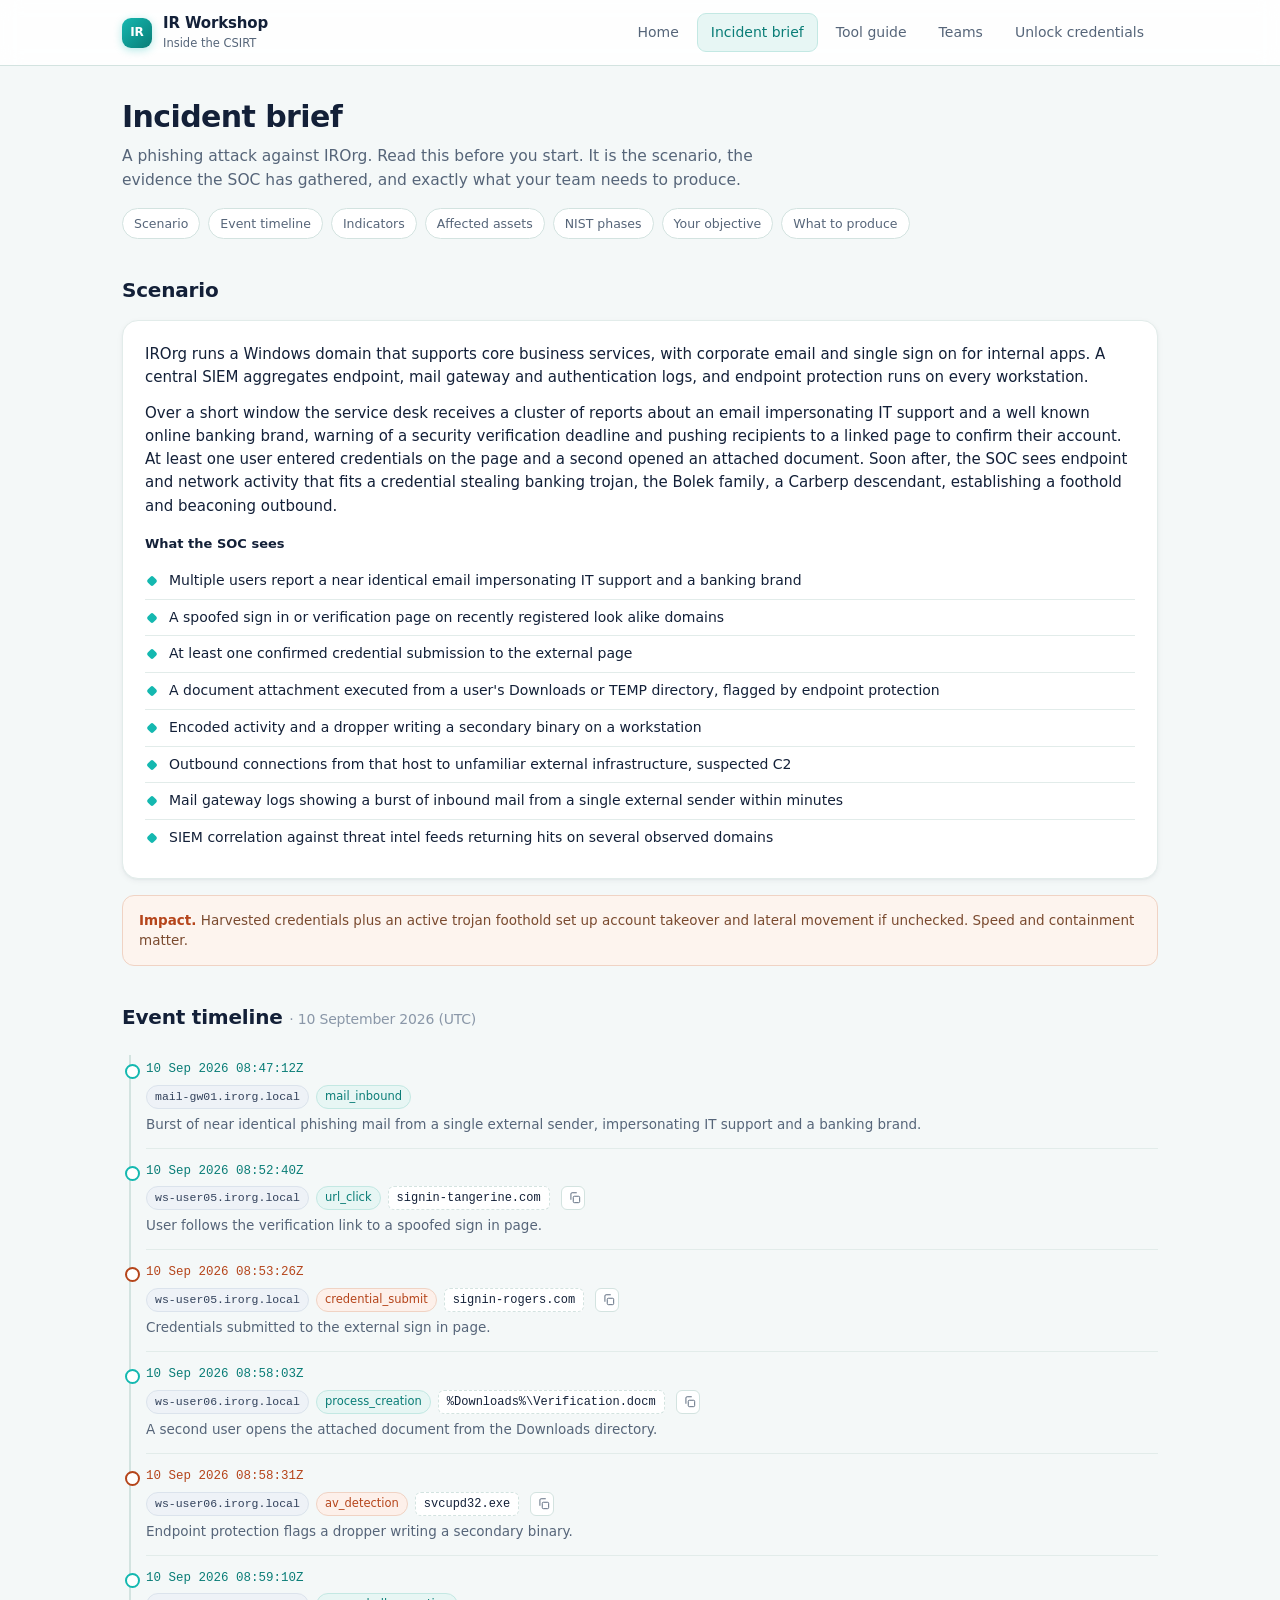
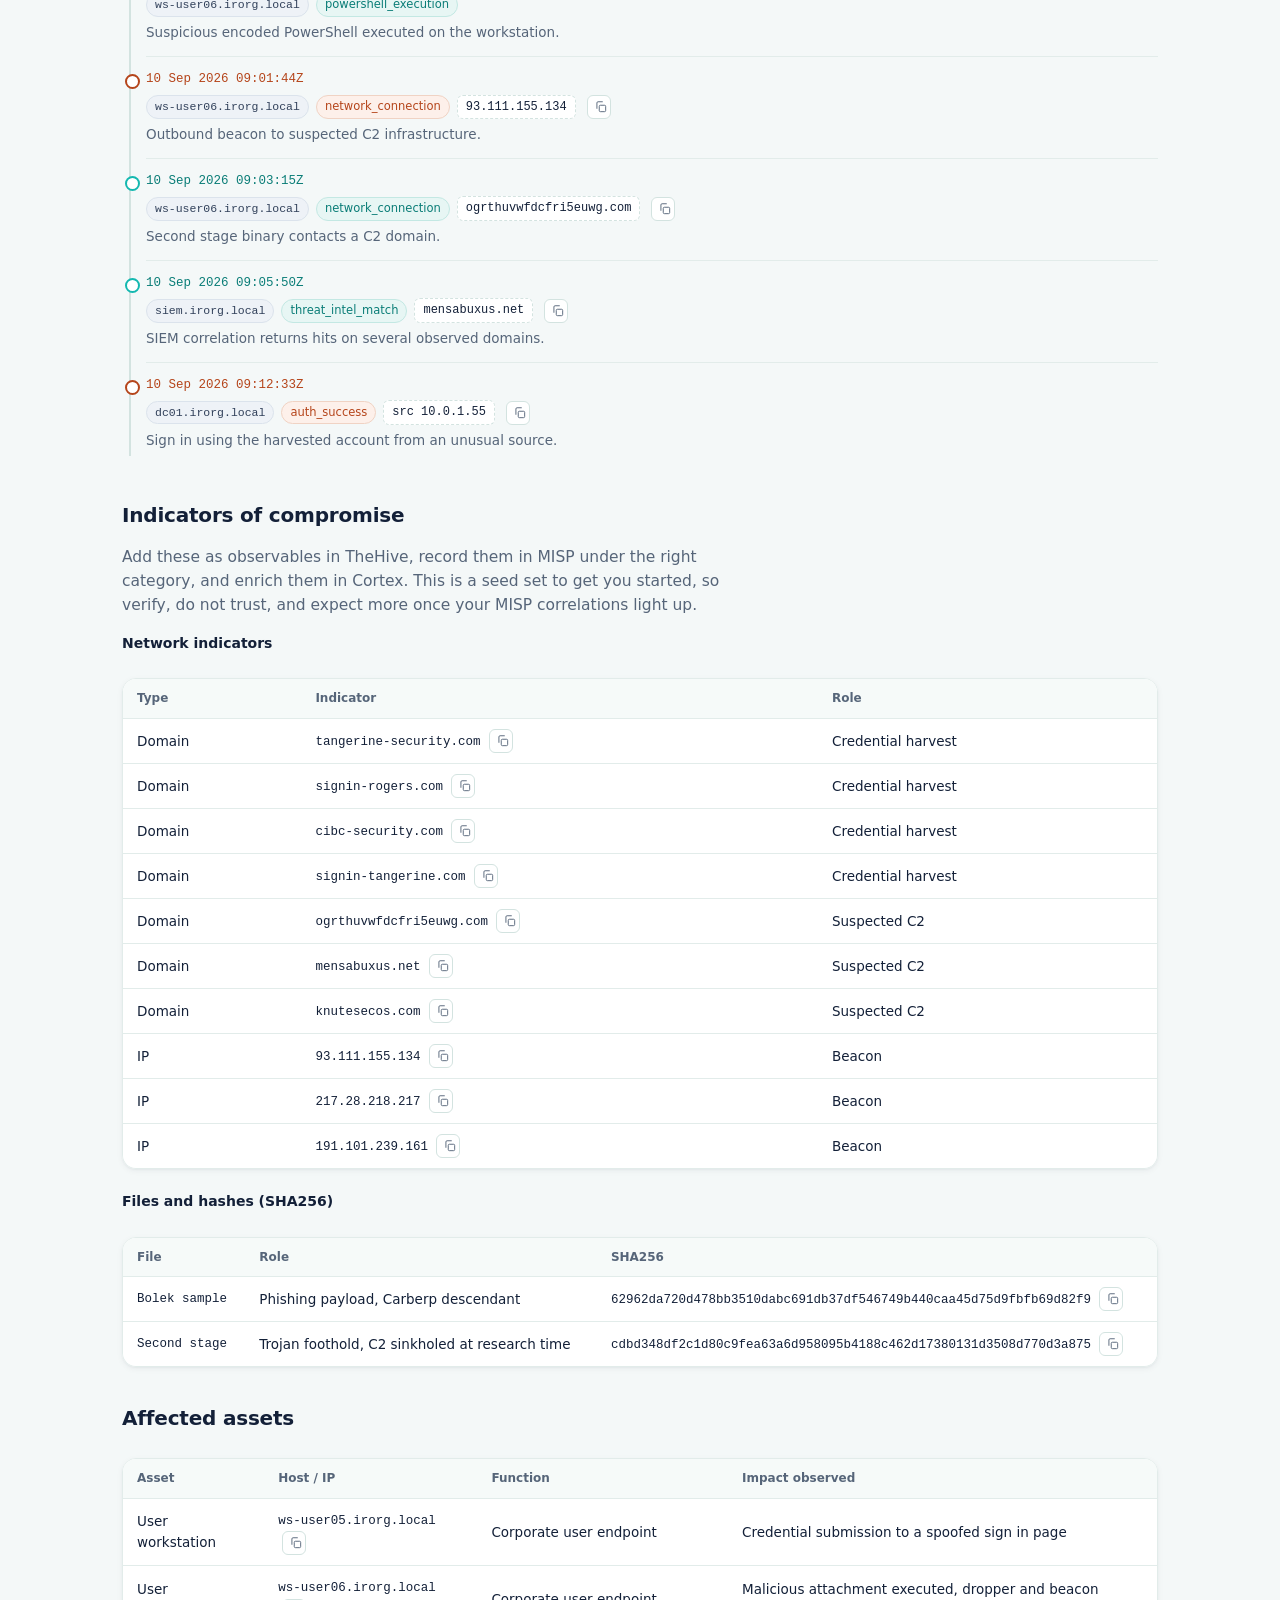
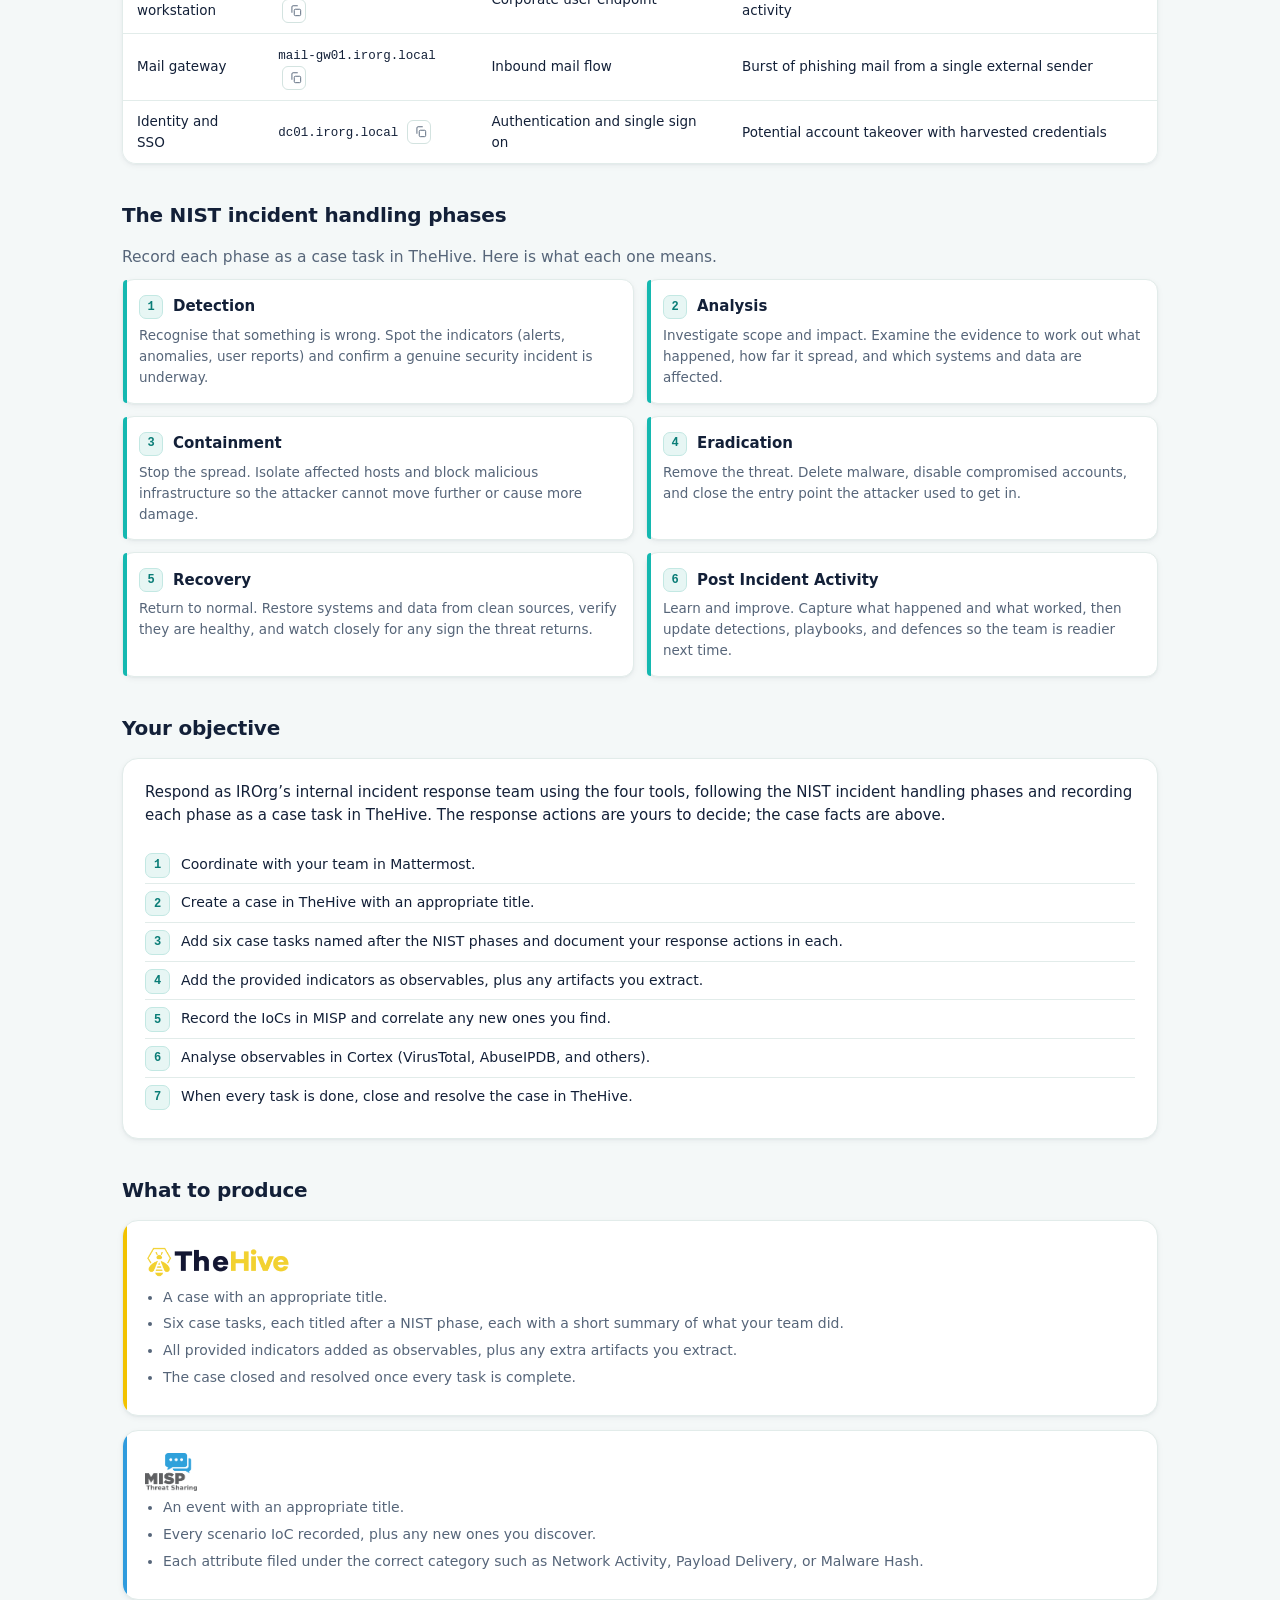
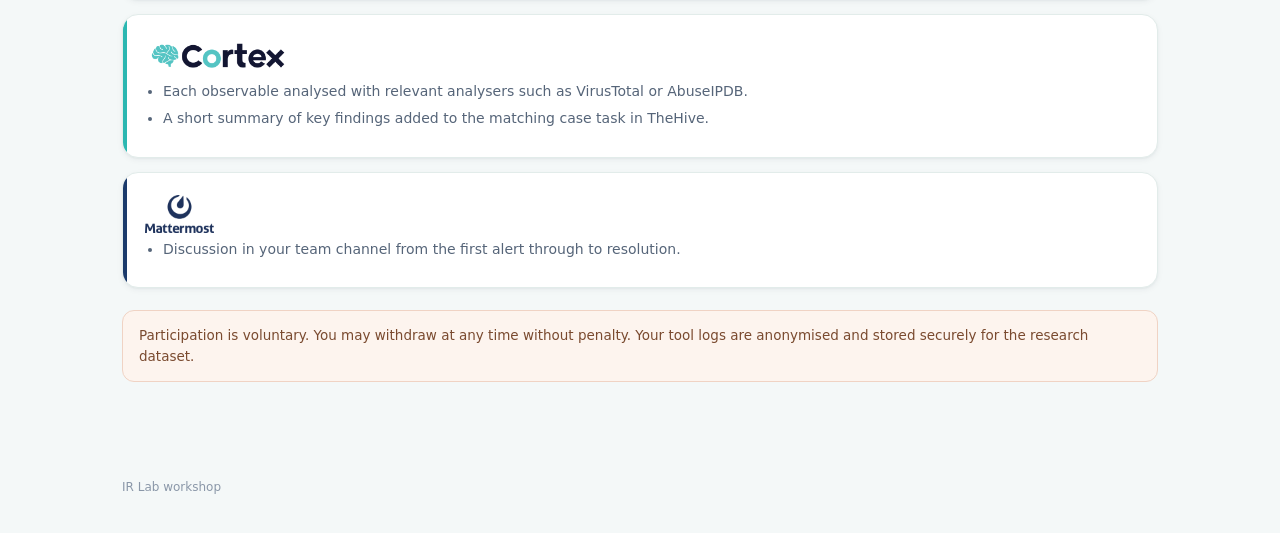
<file: ir-workshop/phishing-brief.html>
<!doctype html><html lang="en"><head>
<meta charset="utf-8"><meta name="viewport" content="width=device-width, initial-scale=1">
<title>Incident brief · IR Lab</title>
<link rel="stylesheet" href="assets/app.css">
<style>
.nistgrid{display:grid;grid-template-columns:repeat(2,1fr);gap:12px;margin-top:10px}
@media(max-width:640px){.nistgrid{grid-template-columns:1fr}}
.ncard{background:#fff;border:1px solid var(--line);border-radius:12px;padding:15px 16px;position:relative;box-shadow:var(--shadow)}
.ncard::before{content:"";position:absolute;left:0;top:0;bottom:0;width:4px;background:var(--teal);border-radius:4px 0 0 4px}
.ncard .nh{display:flex;align-items:center;gap:10px;margin-bottom:6px}
.ncard .nn{width:24px;height:24px;border-radius:7px;background:var(--teal-tint);border:1px solid #c3e8e3;color:var(--teal-ink);font-family:var(--mono);font-size:12px;font-weight:600;display:grid;place-items:center;flex:0 0 auto}
.ncard .nh b{font-size:15px}
.ncard p{margin:0;color:var(--mut);font-size:13.5px}
</style>
</head><body>
<svg width="0" height="0" style="position:absolute"><defs>
<g id="i-copy"><rect x="9" y="9" width="11" height="11" rx="2" fill="none" stroke="currentColor" stroke-width="1.6"/><path d="M5 15V5a2 2 0 0 1 2-2h8" fill="none" stroke="currentColor" stroke-width="1.6"/></g>
<g id="i-ext"><path d="M14 4h6v6M20 4l-9 9M18 13v5a2 2 0 0 1-2 2H6a2 2 0 0 1-2-2V8a2 2 0 0 1 2-2h5" fill="none" stroke="currentColor" stroke-width="1.6"/></g>
</defs></svg>
<header class="top"><div class="top-in">
  <a class="brand" href="index.html"><span class="mk">IR</span>
    <div>IR Workshop<small>Inside the CSIRT</small></div></a>
  <nav class="nav"><a href="index.html" class="">Home</a><a href="brief.html" class="on">Incident brief</a><a href="guide.html" class="">Tool guide</a><a href="teams.html" class="">Teams</a><a href="unlock.html" class="">Unlock credentials</a></nav>
</div></header>
<main class="wrap">
<h1>Incident brief</h1>
<p class="lead">A phishing attack against IROrg. Read this before you start. It is the scenario, the evidence the SOC has gathered, and exactly what your team needs to produce.</p>
<div class="jump">
 <a class="pill" href="#scenario">Scenario</a><a class="pill" href="#timeline">Event timeline</a>
 <a class="pill" href="#iocs">Indicators</a><a class="pill" href="#assets">Affected assets</a>
 <a class="pill" href="#nist">NIST phases</a><a class="pill" href="#objective">Your objective</a>
 <a class="pill" href="#deliverables">What to produce</a>
</div>
<h2 id="scenario">Scenario</h2>
<div class="card">
<p style="margin:0 0 12px">IROrg runs a Windows domain that supports core business services, with corporate email and single sign on for internal apps. A central SIEM aggregates endpoint, mail gateway and authentication logs, and endpoint protection runs on every workstation.</p>
<p style="margin:0 0 14px">Over a short window the service desk receives a cluster of reports about an email impersonating IT support and a well known online banking brand, warning of a security verification deadline and pushing recipients to a linked page to confirm their account. At least one user entered credentials on the page and a second opened an attached document. Soon after, the SOC sees endpoint and network activity that fits a credential stealing banking trojan, the Bolek family, a Carberp descendant, establishing a foothold and beaconing outbound.</p>
<b style="font-size:13px">What the SOC sees</b>
<ul class="sees"><li>Multiple users report a near identical email impersonating IT support and a banking brand</li><li>A spoofed sign in or verification page on recently registered look alike domains</li><li>At least one confirmed credential submission to the external page</li><li>A document attachment executed from a user&#x27;s Downloads or TEMP directory, flagged by endpoint protection</li><li>Encoded activity and a dropper writing a secondary binary on a workstation</li><li>Outbound connections from that host to unfamiliar external infrastructure, suspected C2</li><li>Mail gateway logs showing a burst of inbound mail from a single external sender within minutes</li><li>SIEM correlation against threat intel feeds returning hits on several observed domains</li></ul>
</div>
<div class="warnbar" style="margin-top:16px"><b>Impact.</b> Harvested credentials plus an active trojan foothold set up account takeover and lateral movement if unchecked. Speed and containment matter.</div>
<h2 id="timeline">Event timeline <span style="font-weight:400;color:var(--mut2);font-size:14px">· 10 September 2026 (UTC)</span></h2>
<div class="timeline"><div class="ev"><div class="t">10 Sep 2026 08:47:12Z</div><div class="row"><span class="host">mail-gw01.irorg.local</span><span class="type">mail_inbound</span></div><div class="d">Burst of near identical phishing mail from a single external sender, impersonating IT support and a banking brand.</div></div><div class="ev"><div class="t">10 Sep 2026 08:52:40Z</div><div class="row"><span class="host">ws-user05.irorg.local</span><span class="type">url_click</span><span class="ind">signin-tangerine.com</span><button class="btn-copy" data-copy="signin-tangerine.com" title="Copy"><svg viewBox="0 0 24 24" width="14" height="14"><use href="#i-copy"/></svg></button></div><div class="d">User follows the verification link to a spoofed sign in page.</div></div><div class="ev crit"><div class="t">10 Sep 2026 08:53:26Z</div><div class="row"><span class="host">ws-user05.irorg.local</span><span class="type">credential_submit</span><span class="ind">signin-rogers.com</span><button class="btn-copy" data-copy="signin-rogers.com" title="Copy"><svg viewBox="0 0 24 24" width="14" height="14"><use href="#i-copy"/></svg></button></div><div class="d">Credentials submitted to the external sign in page.</div></div><div class="ev"><div class="t">10 Sep 2026 08:58:03Z</div><div class="row"><span class="host">ws-user06.irorg.local</span><span class="type">process_creation</span><span class="ind">%Downloads%\Verification.docm</span><button class="btn-copy" data-copy="%Downloads%\Verification.docm" title="Copy"><svg viewBox="0 0 24 24" width="14" height="14"><use href="#i-copy"/></svg></button></div><div class="d">A second user opens the attached document from the Downloads directory.</div></div><div class="ev crit"><div class="t">10 Sep 2026 08:58:31Z</div><div class="row"><span class="host">ws-user06.irorg.local</span><span class="type">av_detection</span><span class="ind">svcupd32.exe</span><button class="btn-copy" data-copy="svcupd32.exe" title="Copy"><svg viewBox="0 0 24 24" width="14" height="14"><use href="#i-copy"/></svg></button></div><div class="d">Endpoint protection flags a dropper writing a secondary binary.</div></div><div class="ev"><div class="t">10 Sep 2026 08:59:10Z</div><div class="row"><span class="host">ws-user06.irorg.local</span><span class="type">powershell_execution</span></div><div class="d">Suspicious encoded PowerShell executed on the workstation.</div></div><div class="ev crit"><div class="t">10 Sep 2026 09:01:44Z</div><div class="row"><span class="host">ws-user06.irorg.local</span><span class="type">network_connection</span><span class="ind">93.111.155.134</span><button class="btn-copy" data-copy="93.111.155.134" title="Copy"><svg viewBox="0 0 24 24" width="14" height="14"><use href="#i-copy"/></svg></button></div><div class="d">Outbound beacon to suspected C2 infrastructure.</div></div><div class="ev"><div class="t">10 Sep 2026 09:03:15Z</div><div class="row"><span class="host">ws-user06.irorg.local</span><span class="type">network_connection</span><span class="ind">ogrthuvwfdcfri5euwg.com</span><button class="btn-copy" data-copy="ogrthuvwfdcfri5euwg.com" title="Copy"><svg viewBox="0 0 24 24" width="14" height="14"><use href="#i-copy"/></svg></button></div><div class="d">Second stage binary contacts a C2 domain.</div></div><div class="ev"><div class="t">10 Sep 2026 09:05:50Z</div><div class="row"><span class="host">siem.irorg.local</span><span class="type">threat_intel_match</span><span class="ind">mensabuxus.net</span><button class="btn-copy" data-copy="mensabuxus.net" title="Copy"><svg viewBox="0 0 24 24" width="14" height="14"><use href="#i-copy"/></svg></button></div><div class="d">SIEM correlation returns hits on several observed domains.</div></div><div class="ev crit"><div class="t">10 Sep 2026 09:12:33Z</div><div class="row"><span class="host">dc01.irorg.local</span><span class="type">auth_success</span><span class="ind">src 10.0.1.55</span><button class="btn-copy" data-copy="src 10.0.1.55" title="Copy"><svg viewBox="0 0 24 24" width="14" height="14"><use href="#i-copy"/></svg></button></div><div class="d">Sign in using the harvested account from an unusual source.</div></div></div>
<h2 id="iocs">Indicators of compromise</h2>
<p class="lead">Add these as observables in TheHive, record them in MISP under the right category, and enrich them in Cortex. This is a seed set to get you started, so verify, do not trust, and expect more once your MISP correlations light up.</p>
<h3 style="font-size:14px;margin:16px 0 7px">Network indicators</h3>
<div class="roster"><table><thead><tr><th>Type</th><th>Indicator</th><th>Role</th></tr></thead><tbody><tr><td>Domain</td><td><span class="mono-cell">tangerine-security.com</span> <button class="btn-copy" data-copy="tangerine-security.com" title="Copy"><svg viewBox="0 0 24 24" width="14" height="14"><use href="#i-copy"/></svg></button></td><td>Credential harvest</td></tr><tr><td>Domain</td><td><span class="mono-cell">signin-rogers.com</span> <button class="btn-copy" data-copy="signin-rogers.com" title="Copy"><svg viewBox="0 0 24 24" width="14" height="14"><use href="#i-copy"/></svg></button></td><td>Credential harvest</td></tr><tr><td>Domain</td><td><span class="mono-cell">cibc-security.com</span> <button class="btn-copy" data-copy="cibc-security.com" title="Copy"><svg viewBox="0 0 24 24" width="14" height="14"><use href="#i-copy"/></svg></button></td><td>Credential harvest</td></tr><tr><td>Domain</td><td><span class="mono-cell">signin-tangerine.com</span> <button class="btn-copy" data-copy="signin-tangerine.com" title="Copy"><svg viewBox="0 0 24 24" width="14" height="14"><use href="#i-copy"/></svg></button></td><td>Credential harvest</td></tr><tr><td>Domain</td><td><span class="mono-cell">ogrthuvwfdcfri5euwg.com</span> <button class="btn-copy" data-copy="ogrthuvwfdcfri5euwg.com" title="Copy"><svg viewBox="0 0 24 24" width="14" height="14"><use href="#i-copy"/></svg></button></td><td>Suspected C2</td></tr><tr><td>Domain</td><td><span class="mono-cell">mensabuxus.net</span> <button class="btn-copy" data-copy="mensabuxus.net" title="Copy"><svg viewBox="0 0 24 24" width="14" height="14"><use href="#i-copy"/></svg></button></td><td>Suspected C2</td></tr><tr><td>Domain</td><td><span class="mono-cell">knutesecos.com</span> <button class="btn-copy" data-copy="knutesecos.com" title="Copy"><svg viewBox="0 0 24 24" width="14" height="14"><use href="#i-copy"/></svg></button></td><td>Suspected C2</td></tr><tr><td>IP</td><td><span class="mono-cell">93.111.155.134</span> <button class="btn-copy" data-copy="93.111.155.134" title="Copy"><svg viewBox="0 0 24 24" width="14" height="14"><use href="#i-copy"/></svg></button></td><td>Beacon</td></tr><tr><td>IP</td><td><span class="mono-cell">217.28.218.217</span> <button class="btn-copy" data-copy="217.28.218.217" title="Copy"><svg viewBox="0 0 24 24" width="14" height="14"><use href="#i-copy"/></svg></button></td><td>Beacon</td></tr><tr><td>IP</td><td><span class="mono-cell">191.101.239.161</span> <button class="btn-copy" data-copy="191.101.239.161" title="Copy"><svg viewBox="0 0 24 24" width="14" height="14"><use href="#i-copy"/></svg></button></td><td>Beacon</td></tr></tbody></table></div>
<h3 style="font-size:14px;margin:22px 0 7px">Files and hashes (SHA256)</h3>
<div class="roster"><table><thead><tr><th>File</th><th>Role</th><th>SHA256</th></tr></thead><tbody><tr><td class="mono-cell">Bolek sample</td><td>Phishing payload, Carberp descendant</td><td><span class="mono-cell">62962da720d478bb3510dabc691db37df546749b440caa45d75d9fbfb69d82f9</span> <button class="btn-copy" data-copy="62962da720d478bb3510dabc691db37df546749b440caa45d75d9fbfb69d82f9" title="Copy"><svg viewBox="0 0 24 24" width="14" height="14"><use href="#i-copy"/></svg></button></td></tr><tr><td class="mono-cell">Second stage</td><td>Trojan foothold, C2 sinkholed at research time</td><td><span class="mono-cell">cdbd348df2c1d80c9fea63a6d958095b4188c462d17380131d3508d770d3a875</span> <button class="btn-copy" data-copy="cdbd348df2c1d80c9fea63a6d958095b4188c462d17380131d3508d770d3a875" title="Copy"><svg viewBox="0 0 24 24" width="14" height="14"><use href="#i-copy"/></svg></button></td></tr></tbody></table></div>
<h2 id="assets">Affected assets</h2>
<div class="roster"><table><thead><tr><th>Asset</th><th>Host / IP</th><th>Function</th><th>Impact observed</th></tr></thead><tbody><tr><td>User workstation</td><td><span class="mono-cell">ws-user05.irorg.local</span> <button class="btn-copy" data-copy="ws-user05.irorg.local" title="Copy"><svg viewBox="0 0 24 24" width="14" height="14"><use href="#i-copy"/></svg></button></td><td>Corporate user endpoint</td><td>Credential submission to a spoofed sign in page</td></tr><tr><td>User workstation</td><td><span class="mono-cell">ws-user06.irorg.local</span> <button class="btn-copy" data-copy="ws-user06.irorg.local" title="Copy"><svg viewBox="0 0 24 24" width="14" height="14"><use href="#i-copy"/></svg></button></td><td>Corporate user endpoint</td><td>Malicious attachment executed, dropper and beacon activity</td></tr><tr><td>Mail gateway</td><td><span class="mono-cell">mail-gw01.irorg.local</span> <button class="btn-copy" data-copy="mail-gw01.irorg.local" title="Copy"><svg viewBox="0 0 24 24" width="14" height="14"><use href="#i-copy"/></svg></button></td><td>Inbound mail flow</td><td>Burst of phishing mail from a single external sender</td></tr><tr><td>Identity and SSO</td><td><span class="mono-cell">dc01.irorg.local</span> <button class="btn-copy" data-copy="dc01.irorg.local" title="Copy"><svg viewBox="0 0 24 24" width="14" height="14"><use href="#i-copy"/></svg></button></td><td>Authentication and single sign on</td><td>Potential account takeover with harvested credentials</td></tr></tbody></table></div>
<h2 id="nist">The NIST incident handling phases</h2>
<p class="lead">Record each phase as a case task in TheHive. Here is what each one means.</p>
<div class="nistgrid"><div class="ncard"><div class="nh"><span class="nn">1</span><b>Detection</b></div><p>Recognise that something is wrong. Spot the indicators (alerts, anomalies, user reports) and confirm a genuine security incident is underway.</p></div><div class="ncard"><div class="nh"><span class="nn">2</span><b>Analysis</b></div><p>Investigate scope and impact. Examine the evidence to work out what happened, how far it spread, and which systems and data are affected.</p></div><div class="ncard"><div class="nh"><span class="nn">3</span><b>Containment</b></div><p>Stop the spread. Isolate affected hosts and block malicious infrastructure so the attacker cannot move further or cause more damage.</p></div><div class="ncard"><div class="nh"><span class="nn">4</span><b>Eradication</b></div><p>Remove the threat. Delete malware, disable compromised accounts, and close the entry point the attacker used to get in.</p></div><div class="ncard"><div class="nh"><span class="nn">5</span><b>Recovery</b></div><p>Return to normal. Restore systems and data from clean sources, verify they are healthy, and watch closely for any sign the threat returns.</p></div><div class="ncard"><div class="nh"><span class="nn">6</span><b>Post Incident Activity</b></div><p>Learn and improve. Capture what happened and what worked, then update detections, playbooks, and defences so the team is readier next time.</p></div></div>
<h2 id="objective">Your objective</h2>
<div class="card">
<p style="margin:0">Respond as IROrg’s internal incident response team using the four tools, following the NIST incident handling phases and recording each phase as a case task in TheHive. The response actions are yours to decide; the case facts are above.</p>
<ol class="steps" style="margin-top:18px"><li>Coordinate with your team in Mattermost.</li><li>Create a case in TheHive with an appropriate title.</li><li>Add six case tasks named after the NIST phases and document your response actions in each.</li><li>Add the provided indicators as observables, plus any artifacts you extract.</li><li>Record the IoCs in MISP and correlate any new ones you find.</li><li>Analyse observables in Cortex (VirusTotal, AbuseIPDB, and others).</li><li>When every task is done, close and resolve the case in TheHive.</li></ol>
</div>
<h2 id="deliverables">What to produce</h2>
<div class="tool" style="--accent:#f2c200"><div class="tool-h"><img class="tlogo" src="assets/logos/thehive.png" alt="TheHive"></div><ul class="blist"><li>A case with an appropriate title.</li><li>Six case tasks, each titled after a NIST phase, each with a short summary of what your team did.</li><li>All provided indicators added as observables, plus any extra artifacts you extract.</li><li>The case closed and resolved once every task is complete.</li></ul></div><div class="tool" style="--accent:#2f9bdd"><div class="tool-h"><img class="tlogo" src="assets/logos/misp.png" alt="MISP"></div><ul class="blist"><li>An event with an appropriate title.</li><li>Every scenario IoC recorded, plus any new ones you discover.</li><li>Each attribute filed under the correct category such as Network Activity, Payload Delivery, or Malware Hash.</li></ul></div><div class="tool" style="--accent:#2bb7b1"><div class="tool-h"><img class="tlogo" src="assets/logos/cortex.png" alt="Cortex"></div><ul class="blist"><li>Each observable analysed with relevant analysers such as VirusTotal or AbuseIPDB.</li><li>A short summary of key findings added to the matching case task in TheHive.</li></ul></div><div class="tool" style="--accent:#1b3a6b"><div class="tool-h"><img class="tlogo" src="assets/logos/mattermost.webp" alt="Mattermost"></div><ul class="blist"><li>Discussion in your team channel from the first alert through to resolution.</li></ul></div>
<div class="warnbar" style="margin-top:22px">Participation is voluntary. You may withdraw at any time without penalty. Your tool logs are anonymised and stored securely for the research dataset.</div>
</main>
<footer class="foot">IR Lab workshop </footer>
<script>
document.addEventListener('click',function(e){
 var b=e.target.closest('.btn-copy'); if(b){var t=b.getAttribute('data-copy');
  var d=function(){b.classList.add('done');setTimeout(function(){b.classList.remove('done')},1000)};
  if(navigator.clipboard&&navigator.clipboard.writeText){navigator.clipboard.writeText(t).then(d).catch(f)}else f();
  function f(){var a=document.createElement('textarea');a.value=t;a.style.position='fixed';a.style.opacity=0;
   document.body.appendChild(a);a.select();try{document.execCommand('copy');d()}catch(_){}document.body.removeChild(a)}
  return}
 var r=e.target.closest('.reveal'); if(r){var s=r.parentNode.querySelector('.secret');if(s){s.classList.toggle('show');
  r.textContent=s.classList.contains('show')?'Hide':'Show'}}
});
</script></body></html>
</file>
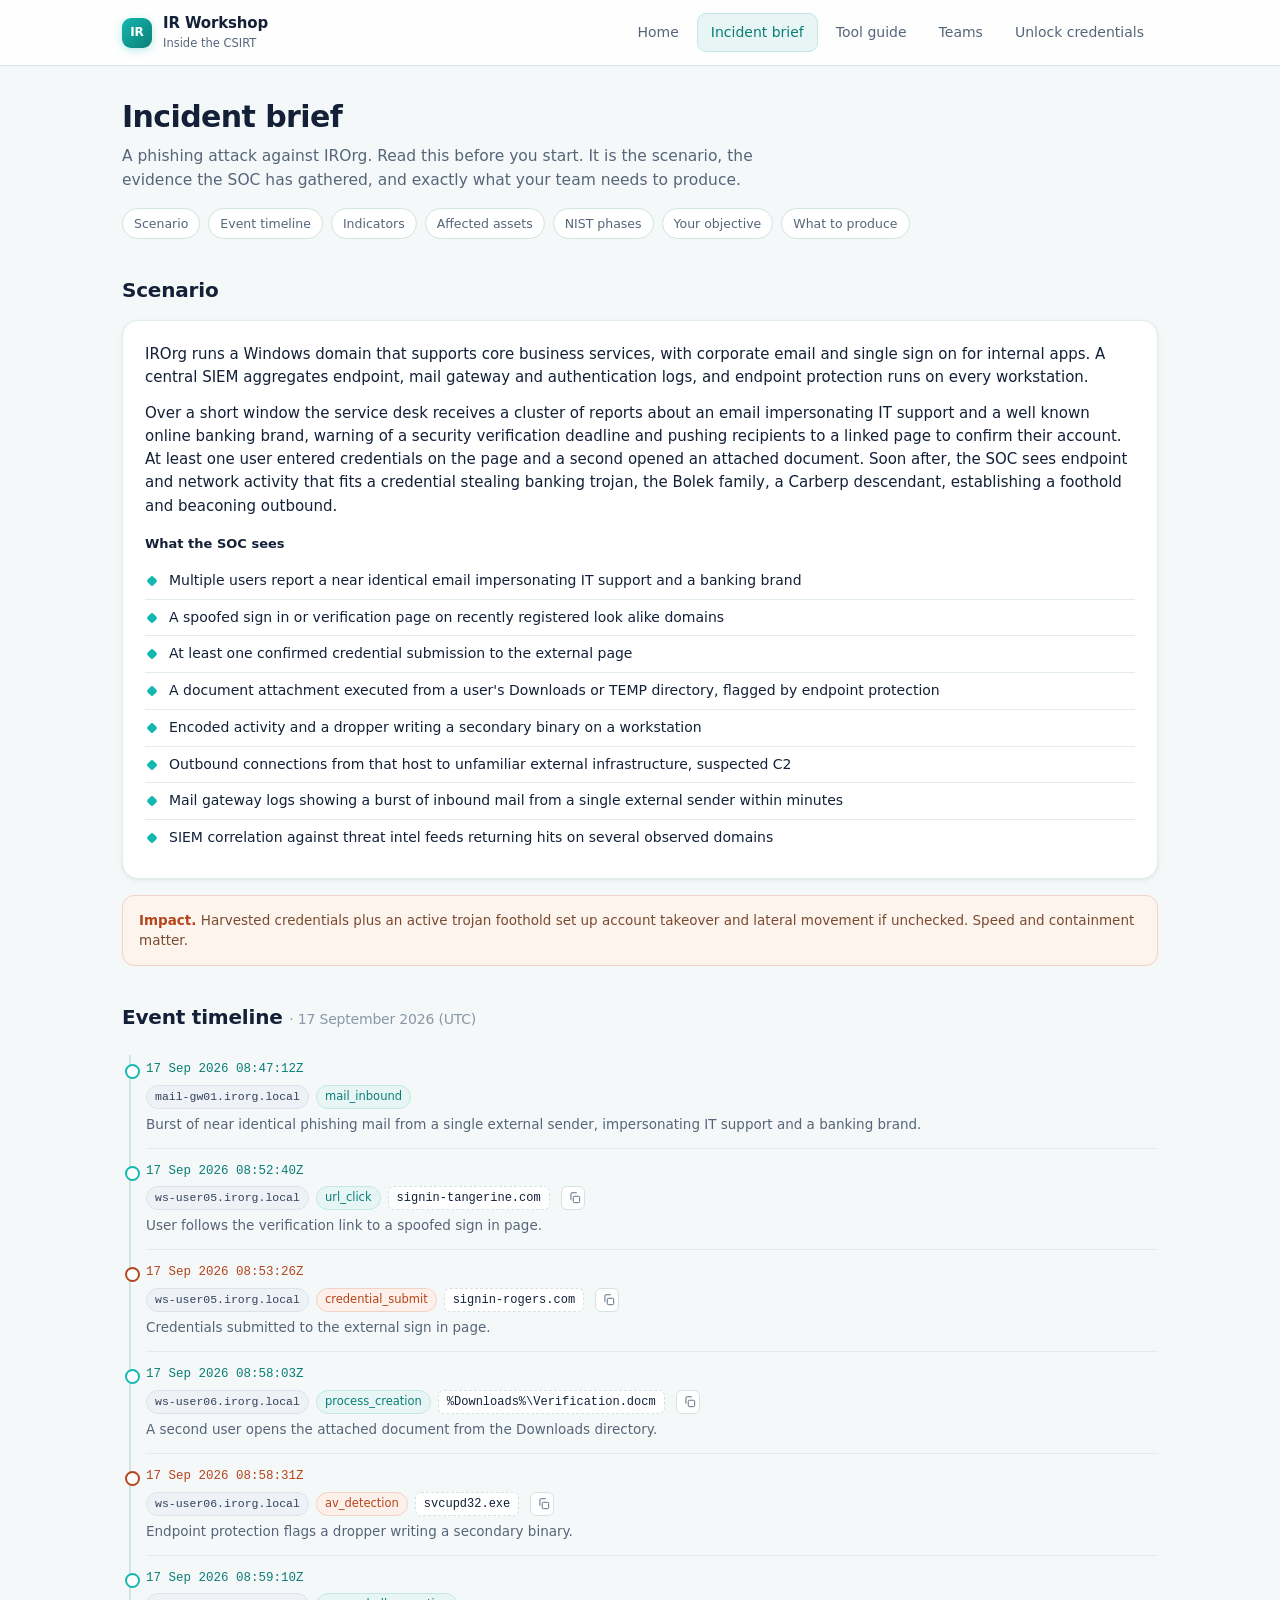
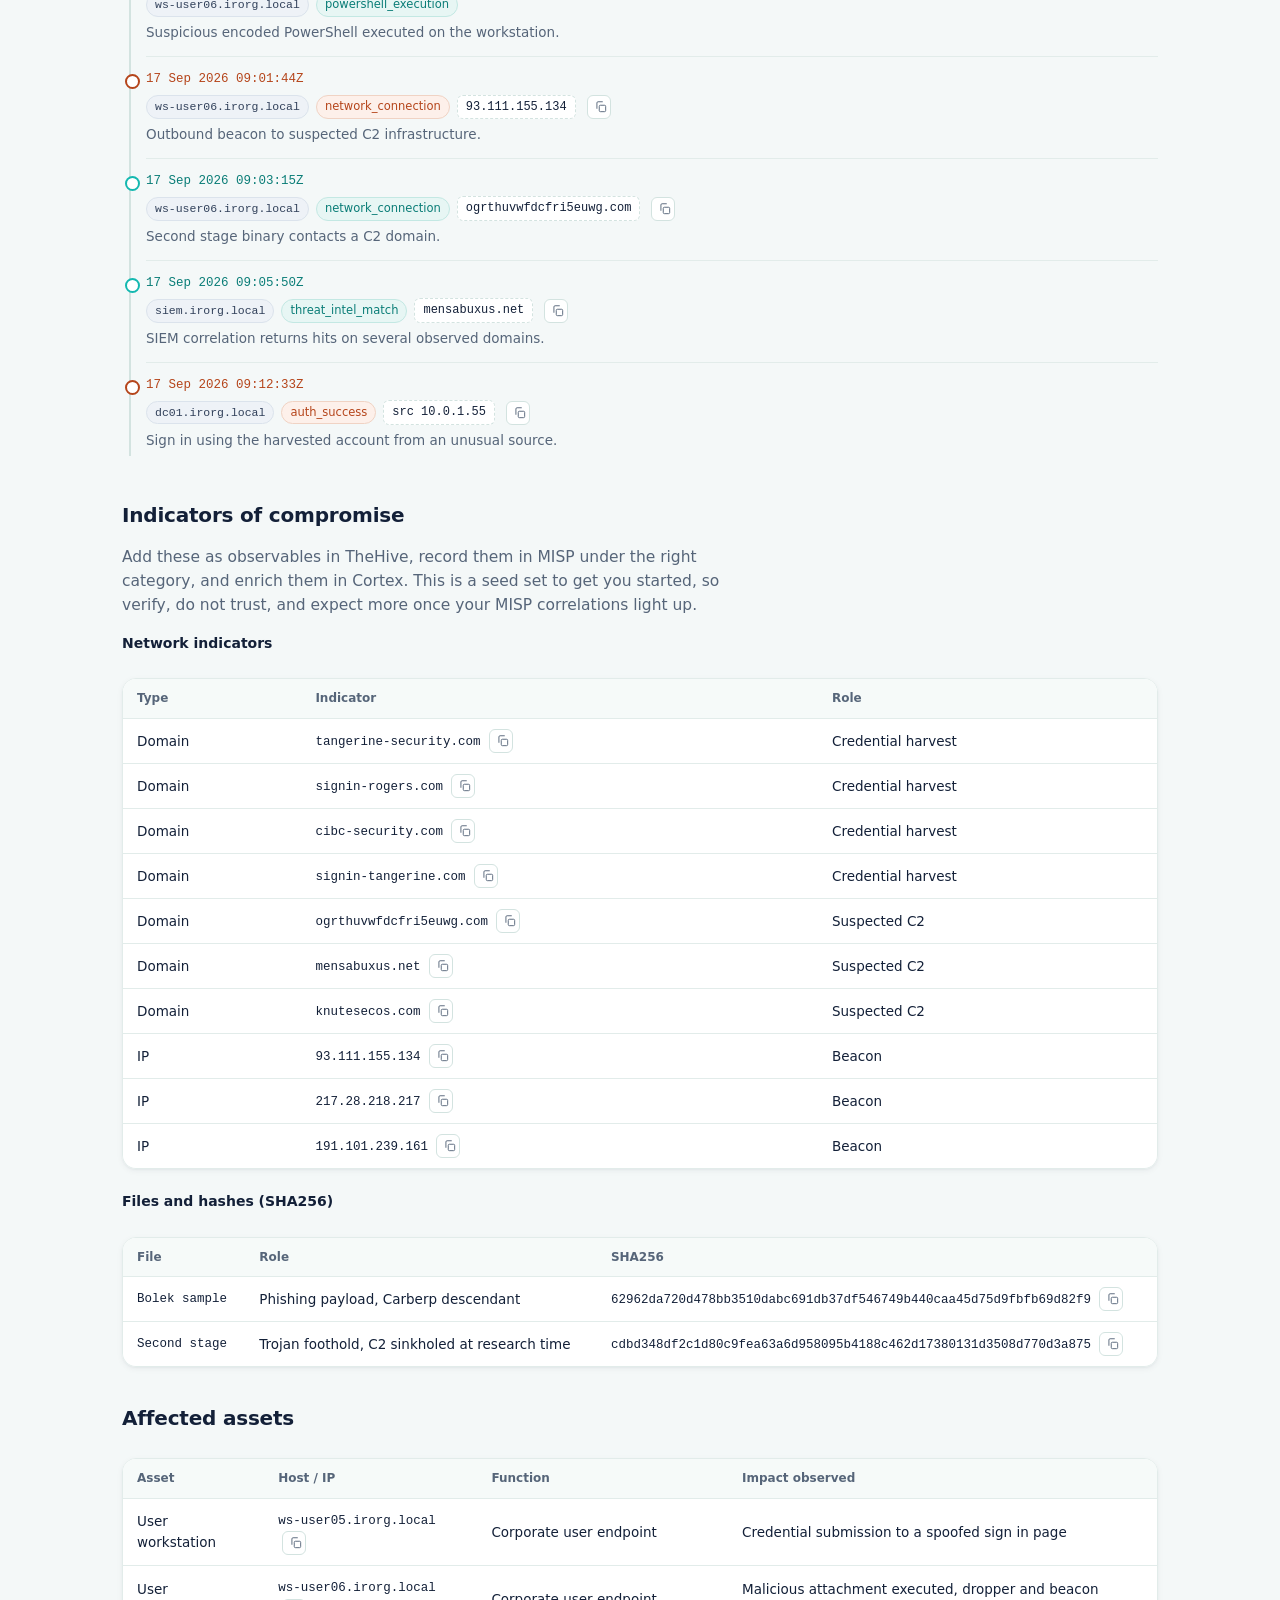
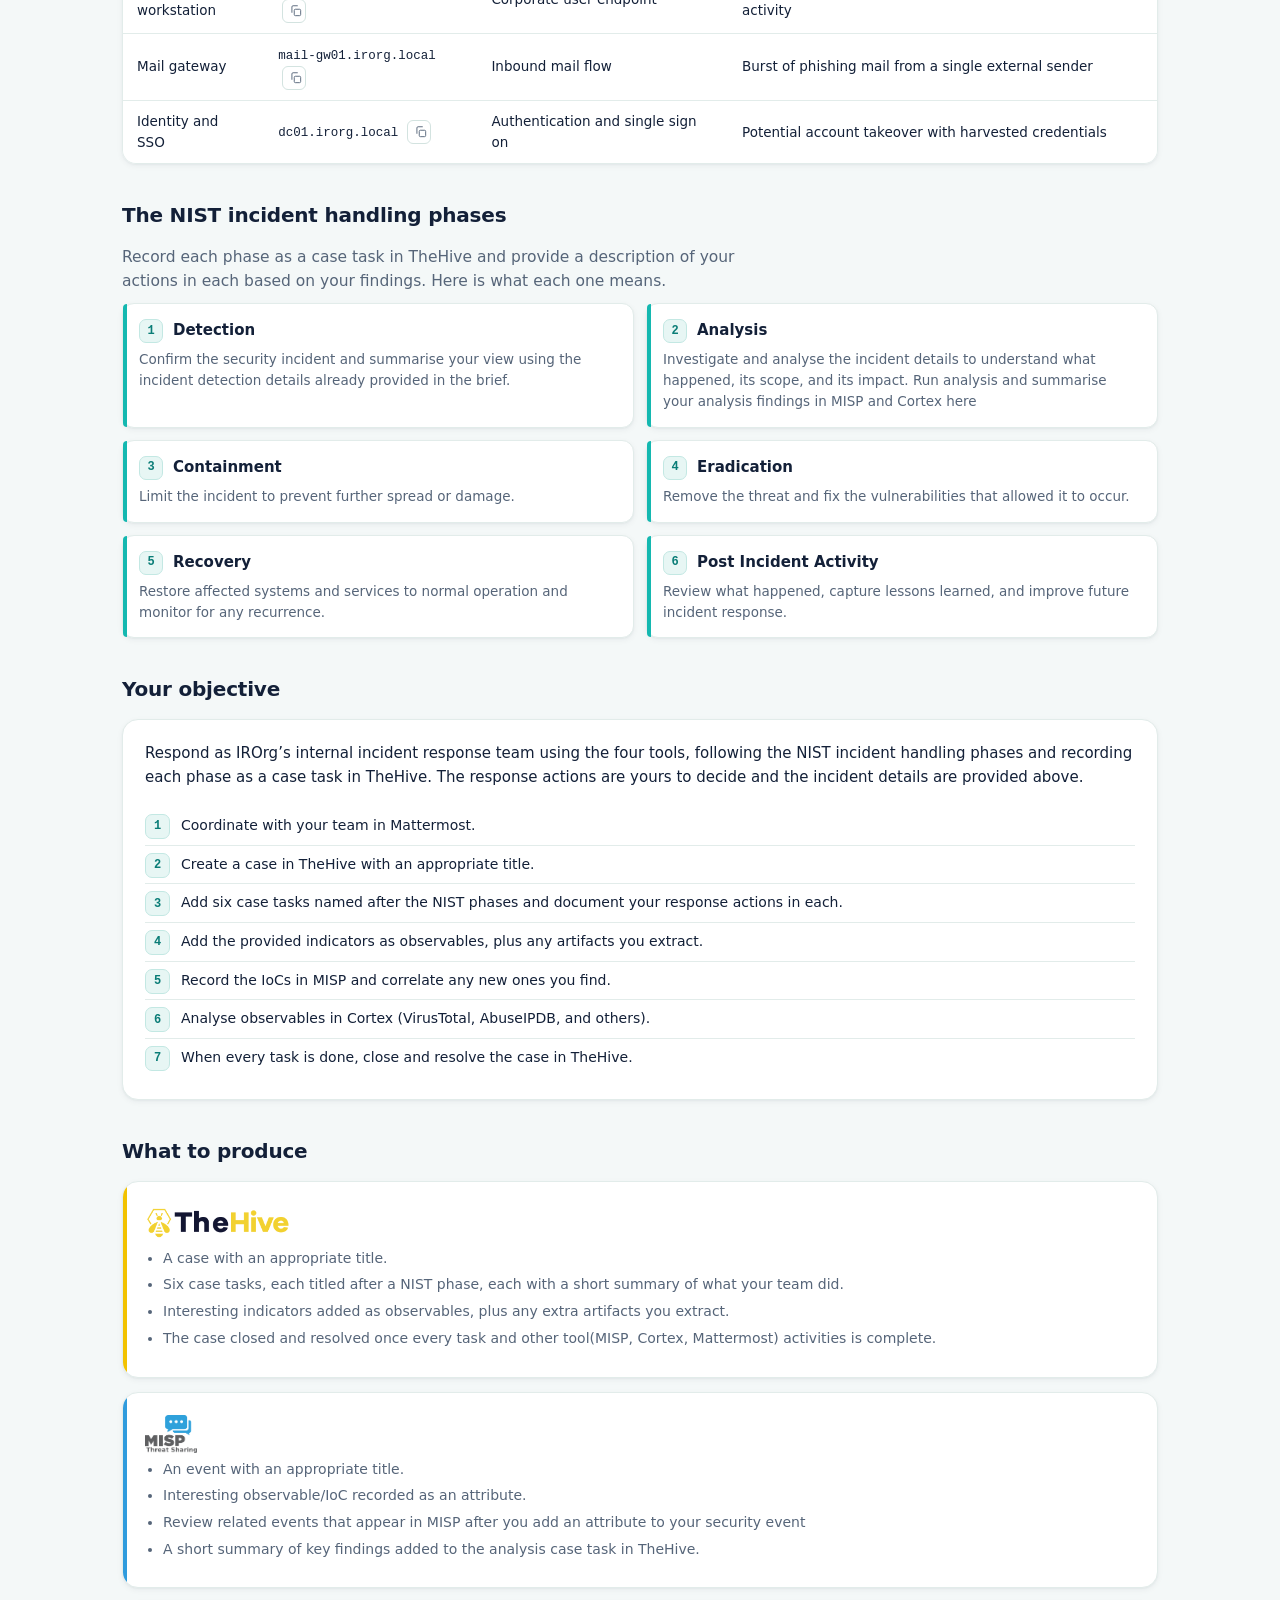
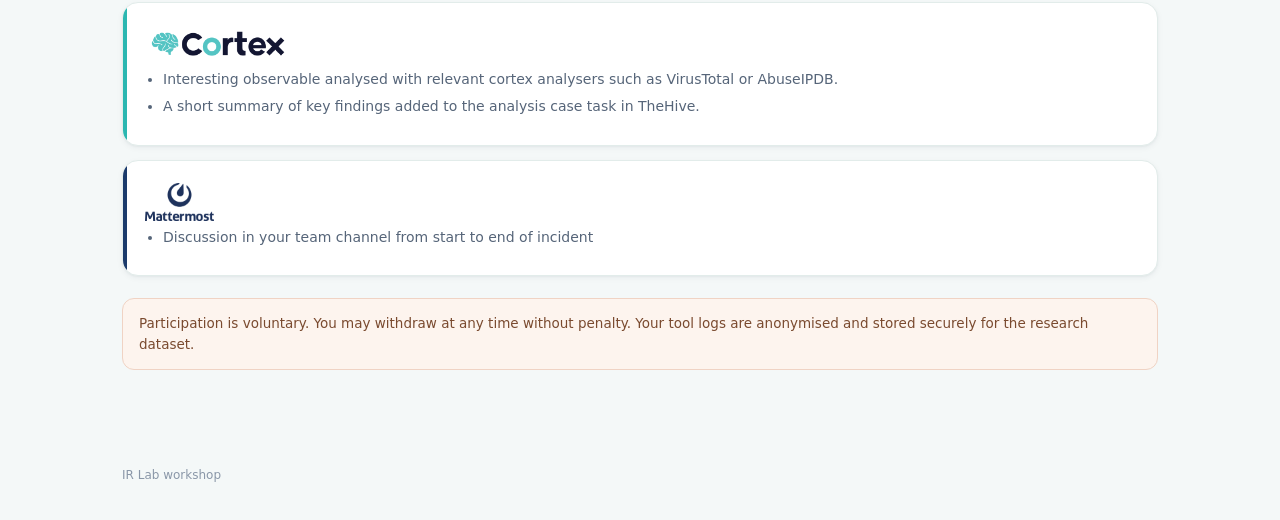
<file: ir-workshop/phishing.html>
<!doctype html><html lang="en"><head>
<meta charset="utf-8"><meta name="viewport" content="width=device-width, initial-scale=1">
<title>Incident brief · IR Lab</title>
<link rel="stylesheet" href="assets/app.css">
<style>
.nistgrid{display:grid;grid-template-columns:repeat(2,1fr);gap:12px;margin-top:10px}
@media(max-width:640px){.nistgrid{grid-template-columns:1fr}}
.ncard{background:#fff;border:1px solid var(--line);border-radius:12px;padding:15px 16px;position:relative;box-shadow:var(--shadow)}
.ncard::before{content:"";position:absolute;left:0;top:0;bottom:0;width:4px;background:var(--teal);border-radius:4px 0 0 4px}
.ncard .nh{display:flex;align-items:center;gap:10px;margin-bottom:6px}
.ncard .nn{width:24px;height:24px;border-radius:7px;background:var(--teal-tint);border:1px solid #c3e8e3;color:var(--teal-ink);font-family:var(--mono);font-size:12px;font-weight:600;display:grid;place-items:center;flex:0 0 auto}
.ncard .nh b{font-size:15px}
.ncard p{margin:0;color:var(--mut);font-size:13.5px}
</style>
</head><body>
<svg width="0" height="0" style="position:absolute"><defs>
<g id="i-copy"><rect x="9" y="9" width="11" height="11" rx="2" fill="none" stroke="currentColor" stroke-width="1.6"/><path d="M5 15V5a2 2 0 0 1 2-2h8" fill="none" stroke="currentColor" stroke-width="1.6"/></g>
<g id="i-ext"><path d="M14 4h6v6M20 4l-9 9M18 13v5a2 2 0 0 1-2 2H6a2 2 0 0 1-2-2V8a2 2 0 0 1 2-2h5" fill="none" stroke="currentColor" stroke-width="1.6"/></g>
</defs></svg>
<header class="top"><div class="top-in">
  <a class="brand" href="index.html"><span class="mk">IR</span>
    <div>IR Workshop<small>Inside the CSIRT</small></div></a>
  <nav class="nav"><a href="index.html" class="">Home</a><a href="brief.html" class="on">Incident brief</a><a href="guide.html" class="">Tool guide</a><a href="teams.html" class="">Teams</a><a href="unlock.html" class="">Unlock credentials</a></nav>
</div></header>
<main class="wrap">
<h1>Incident brief</h1>
<p class="lead">A phishing attack against IROrg. Read this before you start. It is the scenario, the evidence the SOC has gathered, and exactly what your team needs to produce.</p>
<div class="jump">
 <a class="pill" href="#scenario">Scenario</a><a class="pill" href="#timeline">Event timeline</a>
 <a class="pill" href="#iocs">Indicators</a><a class="pill" href="#assets">Affected assets</a>
 <a class="pill" href="#nist">NIST phases</a><a class="pill" href="#objective">Your objective</a>
 <a class="pill" href="#deliverables">What to produce</a>
</div>
<h2 id="scenario">Scenario</h2>
<div class="card">
<p style="margin:0 0 12px">IROrg runs a Windows domain that supports core business services, with corporate email and single sign on for internal apps. A central SIEM aggregates endpoint, mail gateway and authentication logs, and endpoint protection runs on every workstation.</p>
<p style="margin:0 0 14px">Over a short window the service desk receives a cluster of reports about an email impersonating IT support and a well known online banking brand, warning of a security verification deadline and pushing recipients to a linked page to confirm their account. At least one user entered credentials on the page and a second opened an attached document. Soon after, the SOC sees endpoint and network activity that fits a credential stealing banking trojan, the Bolek family, a Carberp descendant, establishing a foothold and beaconing outbound.</p>
<b style="font-size:13px">What the SOC sees</b>
<ul class="sees"><li>Multiple users report a near identical email impersonating IT support and a banking brand</li><li>A spoofed sign in or verification page on recently registered look alike domains</li><li>At least one confirmed credential submission to the external page</li><li>A document attachment executed from a user&#x27;s Downloads or TEMP directory, flagged by endpoint protection</li><li>Encoded activity and a dropper writing a secondary binary on a workstation</li><li>Outbound connections from that host to unfamiliar external infrastructure, suspected C2</li><li>Mail gateway logs showing a burst of inbound mail from a single external sender within minutes</li><li>SIEM correlation against threat intel feeds returning hits on several observed domains</li></ul>
</div>
<div class="warnbar" style="margin-top:16px"><b>Impact.</b> Harvested credentials plus an active trojan foothold set up account takeover and lateral movement if unchecked. Speed and containment matter.</div>
<h2 id="timeline">Event timeline <span style="font-weight:400;color:var(--mut2);font-size:14px">· 17 September 2026 (UTC)</span></h2>
<div class="timeline"><div class="ev"><div class="t">17 Sep 2026 08:47:12Z</div><div class="row"><span class="host">mail-gw01.irorg.local</span><span class="type">mail_inbound</span></div><div class="d">Burst of near identical phishing mail from a single external sender, impersonating IT support and a banking brand.</div></div><div class="ev"><div class="t">17 Sep 2026 08:52:40Z</div><div class="row"><span class="host">ws-user05.irorg.local</span><span class="type">url_click</span><span class="ind">signin-tangerine.com</span><button class="btn-copy" data-copy="signin-tangerine.com" title="Copy"><svg viewBox="0 0 24 24" width="14" height="14"><use href="#i-copy"/></svg></button></div><div class="d">User follows the verification link to a spoofed sign in page.</div></div><div class="ev crit"><div class="t">17 Sep 2026 08:53:26Z</div><div class="row"><span class="host">ws-user05.irorg.local</span><span class="type">credential_submit</span><span class="ind">signin-rogers.com</span><button class="btn-copy" data-copy="signin-rogers.com" title="Copy"><svg viewBox="0 0 24 24" width="14" height="14"><use href="#i-copy"/></svg></button></div><div class="d">Credentials submitted to the external sign in page.</div></div><div class="ev"><div class="t">17 Sep 2026 08:58:03Z</div><div class="row"><span class="host">ws-user06.irorg.local</span><span class="type">process_creation</span><span class="ind">%Downloads%\Verification.docm</span><button class="btn-copy" data-copy="%Downloads%\Verification.docm" title="Copy"><svg viewBox="0 0 24 24" width="14" height="14"><use href="#i-copy"/></svg></button></div><div class="d">A second user opens the attached document from the Downloads directory.</div></div><div class="ev crit"><div class="t">17 Sep 2026 08:58:31Z</div><div class="row"><span class="host">ws-user06.irorg.local</span><span class="type">av_detection</span><span class="ind">svcupd32.exe</span><button class="btn-copy" data-copy="svcupd32.exe" title="Copy"><svg viewBox="0 0 24 24" width="14" height="14"><use href="#i-copy"/></svg></button></div><div class="d">Endpoint protection flags a dropper writing a secondary binary.</div></div><div class="ev"><div class="t">17 Sep 2026 08:59:10Z</div><div class="row"><span class="host">ws-user06.irorg.local</span><span class="type">powershell_execution</span></div><div class="d">Suspicious encoded PowerShell executed on the workstation.</div></div><div class="ev crit"><div class="t">17 Sep 2026 09:01:44Z</div><div class="row"><span class="host">ws-user06.irorg.local</span><span class="type">network_connection</span><span class="ind">93.111.155.134</span><button class="btn-copy" data-copy="93.111.155.134" title="Copy"><svg viewBox="0 0 24 24" width="14" height="14"><use href="#i-copy"/></svg></button></div><div class="d">Outbound beacon to suspected C2 infrastructure.</div></div><div class="ev"><div class="t">17 Sep 2026 09:03:15Z</div><div class="row"><span class="host">ws-user06.irorg.local</span><span class="type">network_connection</span><span class="ind">ogrthuvwfdcfri5euwg.com</span><button class="btn-copy" data-copy="ogrthuvwfdcfri5euwg.com" title="Copy"><svg viewBox="0 0 24 24" width="14" height="14"><use href="#i-copy"/></svg></button></div><div class="d">Second stage binary contacts a C2 domain.</div></div><div class="ev"><div class="t">17 Sep 2026 09:05:50Z</div><div class="row"><span class="host">siem.irorg.local</span><span class="type">threat_intel_match</span><span class="ind">mensabuxus.net</span><button class="btn-copy" data-copy="mensabuxus.net" title="Copy"><svg viewBox="0 0 24 24" width="14" height="14"><use href="#i-copy"/></svg></button></div><div class="d">SIEM correlation returns hits on several observed domains.</div></div><div class="ev crit"><div class="t">17 Sep 2026 09:12:33Z</div><div class="row"><span class="host">dc01.irorg.local</span><span class="type">auth_success</span><span class="ind">src 10.0.1.55</span><button class="btn-copy" data-copy="src 10.0.1.55" title="Copy"><svg viewBox="0 0 24 24" width="14" height="14"><use href="#i-copy"/></svg></button></div><div class="d">Sign in using the harvested account from an unusual source.</div></div></div>
<h2 id="iocs">Indicators of compromise</h2>
<p class="lead">Add these as observables in TheHive, record them in MISP under the right category, and enrich them in Cortex. This is a seed set to get you started, so verify, do not trust, and expect more once your MISP correlations light up.</p>
<h3 style="font-size:14px;margin:16px 0 7px">Network indicators</h3>
<div class="roster"><table><thead><tr><th>Type</th><th>Indicator</th><th>Role</th></tr></thead><tbody><tr><td>Domain</td><td><span class="mono-cell">tangerine-security.com</span> <button class="btn-copy" data-copy="tangerine-security.com" title="Copy"><svg viewBox="0 0 24 24" width="14" height="14"><use href="#i-copy"/></svg></button></td><td>Credential harvest</td></tr><tr><td>Domain</td><td><span class="mono-cell">signin-rogers.com</span> <button class="btn-copy" data-copy="signin-rogers.com" title="Copy"><svg viewBox="0 0 24 24" width="14" height="14"><use href="#i-copy"/></svg></button></td><td>Credential harvest</td></tr><tr><td>Domain</td><td><span class="mono-cell">cibc-security.com</span> <button class="btn-copy" data-copy="cibc-security.com" title="Copy"><svg viewBox="0 0 24 24" width="14" height="14"><use href="#i-copy"/></svg></button></td><td>Credential harvest</td></tr><tr><td>Domain</td><td><span class="mono-cell">signin-tangerine.com</span> <button class="btn-copy" data-copy="signin-tangerine.com" title="Copy"><svg viewBox="0 0 24 24" width="14" height="14"><use href="#i-copy"/></svg></button></td><td>Credential harvest</td></tr><tr><td>Domain</td><td><span class="mono-cell">ogrthuvwfdcfri5euwg.com</span> <button class="btn-copy" data-copy="ogrthuvwfdcfri5euwg.com" title="Copy"><svg viewBox="0 0 24 24" width="14" height="14"><use href="#i-copy"/></svg></button></td><td>Suspected C2</td></tr><tr><td>Domain</td><td><span class="mono-cell">mensabuxus.net</span> <button class="btn-copy" data-copy="mensabuxus.net" title="Copy"><svg viewBox="0 0 24 24" width="14" height="14"><use href="#i-copy"/></svg></button></td><td>Suspected C2</td></tr><tr><td>Domain</td><td><span class="mono-cell">knutesecos.com</span> <button class="btn-copy" data-copy="knutesecos.com" title="Copy"><svg viewBox="0 0 24 24" width="14" height="14"><use href="#i-copy"/></svg></button></td><td>Suspected C2</td></tr><tr><td>IP</td><td><span class="mono-cell">93.111.155.134</span> <button class="btn-copy" data-copy="93.111.155.134" title="Copy"><svg viewBox="0 0 24 24" width="14" height="14"><use href="#i-copy"/></svg></button></td><td>Beacon</td></tr><tr><td>IP</td><td><span class="mono-cell">217.28.218.217</span> <button class="btn-copy" data-copy="217.28.218.217" title="Copy"><svg viewBox="0 0 24 24" width="14" height="14"><use href="#i-copy"/></svg></button></td><td>Beacon</td></tr><tr><td>IP</td><td><span class="mono-cell">191.101.239.161</span> <button class="btn-copy" data-copy="191.101.239.161" title="Copy"><svg viewBox="0 0 24 24" width="14" height="14"><use href="#i-copy"/></svg></button></td><td>Beacon</td></tr></tbody></table></div>
<h3 style="font-size:14px;margin:22px 0 7px">Files and hashes (SHA256)</h3>
<div class="roster"><table><thead><tr><th>File</th><th>Role</th><th>SHA256</th></tr></thead><tbody><tr><td class="mono-cell">Bolek sample</td><td>Phishing payload, Carberp descendant</td><td><span class="mono-cell">62962da720d478bb3510dabc691db37df546749b440caa45d75d9fbfb69d82f9</span> <button class="btn-copy" data-copy="62962da720d478bb3510dabc691db37df546749b440caa45d75d9fbfb69d82f9" title="Copy"><svg viewBox="0 0 24 24" width="14" height="14"><use href="#i-copy"/></svg></button></td></tr><tr><td class="mono-cell">Second stage</td><td>Trojan foothold, C2 sinkholed at research time</td><td><span class="mono-cell">cdbd348df2c1d80c9fea63a6d958095b4188c462d17380131d3508d770d3a875</span> <button class="btn-copy" data-copy="cdbd348df2c1d80c9fea63a6d958095b4188c462d17380131d3508d770d3a875" title="Copy"><svg viewBox="0 0 24 24" width="14" height="14"><use href="#i-copy"/></svg></button></td></tr></tbody></table></div>
<h2 id="assets">Affected assets</h2>
<div class="roster"><table><thead><tr><th>Asset</th><th>Host / IP</th><th>Function</th><th>Impact observed</th></tr></thead><tbody><tr><td>User workstation</td><td><span class="mono-cell">ws-user05.irorg.local</span> <button class="btn-copy" data-copy="ws-user05.irorg.local" title="Copy"><svg viewBox="0 0 24 24" width="14" height="14"><use href="#i-copy"/></svg></button></td><td>Corporate user endpoint</td><td>Credential submission to a spoofed sign in page</td></tr><tr><td>User workstation</td><td><span class="mono-cell">ws-user06.irorg.local</span> <button class="btn-copy" data-copy="ws-user06.irorg.local" title="Copy"><svg viewBox="0 0 24 24" width="14" height="14"><use href="#i-copy"/></svg></button></td><td>Corporate user endpoint</td><td>Malicious attachment executed, dropper and beacon activity</td></tr><tr><td>Mail gateway</td><td><span class="mono-cell">mail-gw01.irorg.local</span> <button class="btn-copy" data-copy="mail-gw01.irorg.local" title="Copy"><svg viewBox="0 0 24 24" width="14" height="14"><use href="#i-copy"/></svg></button></td><td>Inbound mail flow</td><td>Burst of phishing mail from a single external sender</td></tr><tr><td>Identity and SSO</td><td><span class="mono-cell">dc01.irorg.local</span> <button class="btn-copy" data-copy="dc01.irorg.local" title="Copy"><svg viewBox="0 0 24 24" width="14" height="14"><use href="#i-copy"/></svg></button></td><td>Authentication and single sign on</td><td>Potential account takeover with harvested credentials</td></tr></tbody></table></div>
<h2 id="nist">The NIST incident handling phases</h2>
<p class="lead">Record each phase as a case task in TheHive and provide a description of your actions in each based on your findings. Here is what each one means.</p>
<div class="nistgrid"><div class="ncard"><div class="nh"><span class="nn">1</span><b>Detection</b></div><p> Confirm the security incident and summarise your view using the incident detection details already provided in the brief. </p></div><div class="ncard"><div class="nh"><span class="nn">2</span><b>Analysis</b></div><p> Investigate and analyse the incident details to understand what happened, its scope, and its impact. Run analysis and summarise your analysis findings in MISP and Cortex here </p></div><div class="ncard"><div class="nh"><span class="nn">3</span><b>Containment</b></div><p>Limit the incident to prevent further spread or damage. </p></div><div class="ncard"><div class="nh"><span class="nn">4</span><b>Eradication</b></div><p>Remove the threat and fix the vulnerabilities that allowed it to occur.</p></div><div class="ncard"><div class="nh"><span class="nn">5</span><b>Recovery</b></div><p>Restore affected systems and services to normal operation and monitor for any recurrence. </p></div><div class="ncard"><div class="nh"><span class="nn">6</span><b>Post Incident Activity</b></div><p> Review what happened, capture lessons learned, and improve future incident response.</p></div></div>
<h2 id="objective">Your objective</h2>
<div class="card">
<p style="margin:0">Respond as IROrg’s internal incident response team using the four tools, following the NIST incident handling phases and recording each phase as a case task in TheHive. The response actions are yours to decide and the incident details are provided above.</p>
<ol class="steps" style="margin-top:18px"><li>Coordinate with your team in Mattermost.</li><li>Create a case in TheHive with an appropriate title.</li><li>Add six case tasks named after the NIST phases and document your response actions in each.</li><li>Add the provided indicators as observables, plus any artifacts you extract.</li><li>Record the IoCs in MISP and correlate any new ones you find.</li><li>Analyse observables in Cortex (VirusTotal, AbuseIPDB, and others).</li><li>When every task is done, close and resolve the case in TheHive.</li></ol>
</div>
<h2 id="deliverables">What to produce</h2>
<div class="tool" style="--accent:#f2c200"><div class="tool-h"><img class="tlogo" src="assets/logos/thehive.png" alt="TheHive"></div><ul class="blist"><li>A case with an appropriate title.</li><li>Six case tasks, each titled after a NIST phase, each with a short summary of what your team did.</li><li>Interesting indicators added as observables, plus any extra artifacts you extract.</li><li>The case closed and resolved once every task and other tool(MISP, Cortex, Mattermost) activities is complete.</li></ul></div><div class="tool" style="--accent:#2f9bdd"><div class="tool-h"><img class="tlogo" src="assets/logos/misp.png" alt="MISP"></div><ul class="blist"><li>An event with an appropriate title.</li><li>Interesting observable/IoC recorded as an attribute.</li><li>Review related events that appear in MISP after you add an attribute to your security event</li><li>A short summary of key findings added to the analysis case task in TheHive.</li></ul></div><div class="tool" style="--accent:#2bb7b1"><div class="tool-h"><img class="tlogo" src="assets/logos/cortex.png" alt="Cortex"></div><ul class="blist"><li>Interesting observable analysed with relevant cortex analysers such as VirusTotal or AbuseIPDB.</li><li>A short summary of key findings added to the analysis case task in TheHive.</li></ul></div><div class="tool" style="--accent:#1b3a6b"><div class="tool-h"><img class="tlogo" src="assets/logos/mattermost.webp" alt="Mattermost"></div><ul class="blist"><li>Discussion in your team channel from start to end of incident </li></ul></div>
<div class="warnbar" style="margin-top:22px">Participation is voluntary. You may withdraw at any time without penalty. Your tool logs are anonymised and stored securely for the research dataset.</div>
</main>
<footer class="foot">IR Lab workshop </footer>
<script>
document.addEventListener('click',function(e){
 var b=e.target.closest('.btn-copy'); if(b){var t=b.getAttribute('data-copy');
  var d=function(){b.classList.add('done');setTimeout(function(){b.classList.remove('done')},1000)};
  if(navigator.clipboard&&navigator.clipboard.writeText){navigator.clipboard.writeText(t).then(d).catch(f)}else f();
  function f(){var a=document.createElement('textarea');a.value=t;a.style.position='fixed';a.style.opacity=0;
   document.body.appendChild(a);a.select();try{document.execCommand('copy');d()}catch(_){}document.body.removeChild(a)}
  return}
 var r=e.target.closest('.reveal'); if(r){var s=r.parentNode.querySelector('.secret');if(s){s.classList.toggle('show');
  r.textContent=s.classList.contains('show')?'Hide':'Show'}}
});
</script></body></html>
</file>
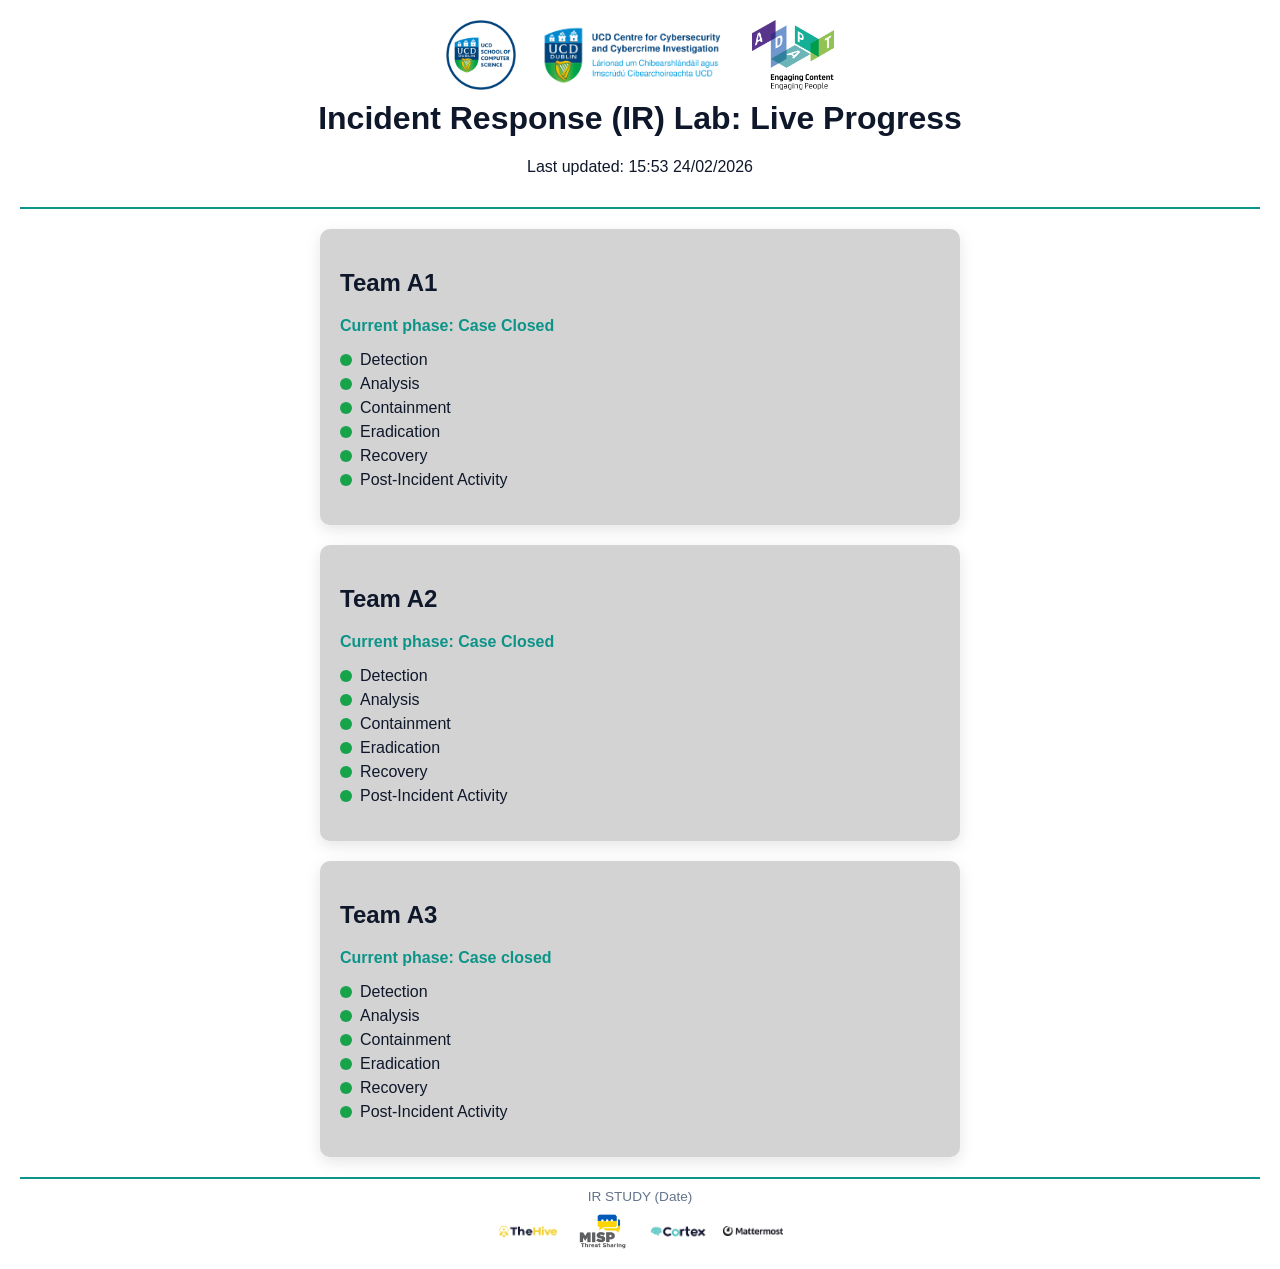
<file: ir-workshop/progress.html>
<!DOCTYPE html>
<html lang="en">
<head>
<meta charset="UTF-8">
<title>IR-LAB | Live Progress</title>
<meta name="viewport" content="width=device-width, initial-scale=1">

<style>
body {
  font-family: Arial, sans-serif;
  background:#ffffff;
  color:#0f172a;
  margin:0;
  padding:20px;
  text-align:center;
}

header {
  margin-bottom: 20px;
  border-bottom: 2px solid #0d9488;
  padding-bottom: 15px;
}

header h1 {
  margin-top:5px;
}

header .org-logos {
  display:flex;
  justify-content:center;
  align-items:center;
  flex-wrap:wrap;
  gap:20px;
  margin-bottom:10px;
}

header .org-logos img {
  max-height:70px;
}

.team-card {
  background:#d3d3d3;
  max-width:600px;
  margin:20px auto;
  padding:20px;
  border-radius:10px;
  box-shadow:0 5px 15px rgba(0,0,0,0.1);
  text-align:left;
}

.current-phase {
  font-weight:600;
  color:#0d9488; /* turquoise */
  margin-bottom:10px;
}

ul {
  list-style:none;
  padding:0;
}

li {
  display:flex;
  align-items:center;
  margin-bottom:6px;
  font-size:16px;
}

.dot {
  width:12px;
  height:12px;
  border-radius:50%;
  margin-right:8px;
}

.done { background:#16a34a; } /* green = done */
.todo { background:#f87171; } /* red = incomplete */

footer {
  margin-top:20px;
  font-size:0.85rem;
  color:#64748b;
  border-top:2px solid #0d9488;
  padding-top:10px;
}

footer .tool-logos {
  display: flex;
  justify-content: center;
  align-items: center;
  gap: 15px;
  margin-top: 10px;
}

footer .tool-logos img {
  width: 60px;
  height: 35px;
  object-fit: contain; 
}


  
</style>
</head>

<body>

<header>
  <div class="org-logos">
    
    <img src="images/ucdcs.png" alt="UCD CS">
    <img src="images/cci.png" alt="CCI">
    <img src="images/org2.png" alt="ADAPT">
  </div>
  <h1>Incident Response (IR) Lab: Live Progress</h1>
  <p id="lastUpdated">Last updated: --</p>
</header>

<div id="teams"></div>

<footer>
  IR STUDY (Date)
  <div class="tool-logos">
    <img src="images/thehive.png" alt="TheHive Logo">
    <img src="images/misp.png" alt="MISP Logo">
    <img src="images/cortex.png" alt="Cortex Logo">
    <img src="images/mattermost.png" alt="Mattermost Logo">
  </div>
</footer>

<script>
async function loadData() {
  const res = await fetch("data/progress.json");
  const data = await res.json();

  document.getElementById("lastUpdated").textContent =
    "Last updated: " + data.lastUpdated;

  const container = document.getElementById("teams");
  container.innerHTML = "";

  data.teams.forEach(team => {
    const card = document.createElement("div");
    card.className = "team-card";

    card.innerHTML = `
      <h2>${team.teamName}</h2>
      <div class="current-phase">Current phase: ${team.currentPhase}</div>
      <ul>
        ${phase("Detection", team.phases.detection.completed)}
        ${phase("Analysis", team.phases.analysis.completed)}
        ${phase("Containment", team.phases.containment.completed)}
        ${phase("Eradication", team.phases.eradication.completed)}
        ${phase("Recovery", team.phases.recovery.completed)}
        ${phase("Post-Incident Activity", team.phases.post_incident.completed)}
      </ul>
    `;

    container.appendChild(card);
  });
}

function phase(name, completed) {
  const cls = completed ? "done" : "todo";
  return `<li><span class="dot ${cls}"></span>${name}</li>`;
}

loadData();
setInterval(loadData, 15000);
</script>

</body>
</html>
</file>
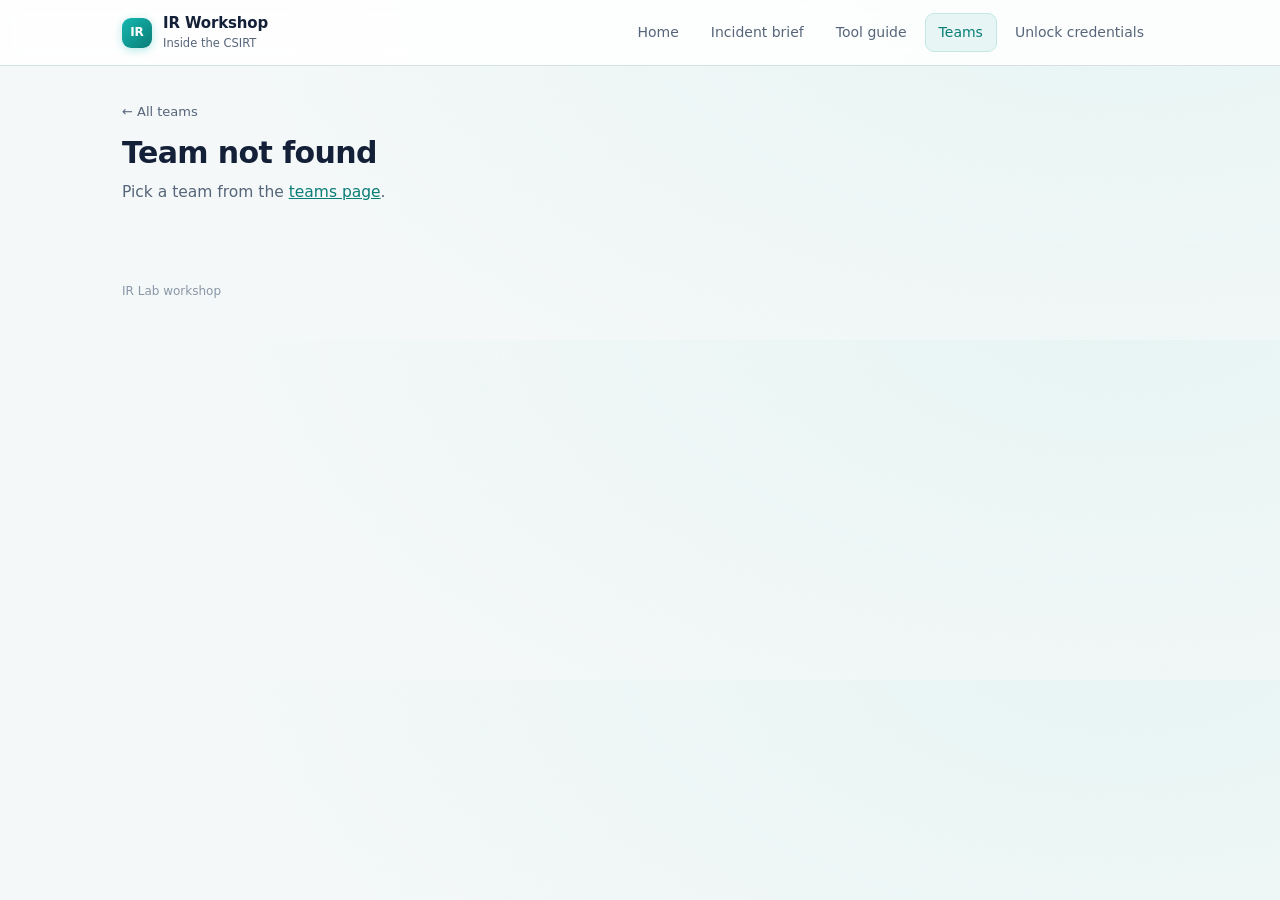
<file: ir-workshop/team.html>
<!doctype html><html lang="en"><head>
<meta charset="utf-8"><meta name="viewport" content="width=device-width, initial-scale=1">
<title>Team · IR Lab</title>
<link rel="stylesheet" href="assets/app.css">
</head><body>
<svg width="0" height="0" style="position:absolute"><defs>
<g id="i-copy"><rect x="9" y="9" width="11" height="11" rx="2" fill="none" stroke="currentColor" stroke-width="1.6"/><path d="M5 15V5a2 2 0 0 1 2-2h8" fill="none" stroke="currentColor" stroke-width="1.6"/></g>
<g id="i-ext"><path d="M14 4h6v6M20 4l-9 9M18 13v5a2 2 0 0 1-2 2H6a2 2 0 0 1-2-2V8a2 2 0 0 1 2-2h5" fill="none" stroke="currentColor" stroke-width="1.6"/></g>
</defs></svg>
<header class="top"><div class="top-in">
  <a class="brand" href="index.html"><span class="mk">IR</span>
    <div>IR Workshop<small>Inside the CSIRT</small></div></a>
  <nav class="nav"><a href="index.html" class="">Home</a><a href="brief.html" class="">Incident brief</a><a href="guide.html" class="">Tool guide</a><a href="teams.html" class="on">Teams</a><a href="unlock.html" class="">Unlock credentials</a></nav>
</div></header>
<main class="wrap">
<a class="back" href="teams.html">← All teams</a>
<div id="team"></div>
<script src="assets/fleet-data.js"></script>
<script>
function q(n){return new URLSearchParams(location.search).get(n)}
var id=q('t'); var v=id&&FLEET.instances[id]; var el=document.getElementById('team');
var roleCls=function(r){return r&&r.indexOf('Org')===0?'r-admin':(r&&r.indexOf('Read')===0?'r-read':'r-member')};
if(!v){el.innerHTML='<h1>Team not found</h1><p class="lead">Pick a team from the <a href="teams.html" style="color:var(--teal-ink)">teams page</a>.</p>';}
else{
 var links=FLEET.tools.map(function(t){var url='http://'+v.ip+':'+t.port;
  return '<a class="tl" style="--accent:'+t.accent+'" href="'+url+'" target="_blank" rel="noopener">'+
   '<img class="tl-logo" src="assets/logos/'+t.logo+'" alt="'+t.name+'">'+
   '<span class="tu">'+url+'</span>'+
   '<span class="arrow"><svg viewBox="0 0 24 24" width="15" height="15"><use href="#i-ext"/></svg></span></a>';}).join('');
 var rows=v.members.map(function(m){return '<tr><td class="num">responder'+m.num+'</td>'+
   '<td class="'+roleCls(m.roles.thehive)+'">'+m.roles.thehive+'</td>'+
   '<td class="'+roleCls(m.roles.misp)+'">'+m.roles.misp+'</td>'+
   '<td class="'+roleCls(m.roles.cortex)+'">'+m.roles.cortex+'</td>'+
   '<td class="'+roleCls(m.roles.mattermost)+'">'+m.roles.mattermost+'</td></tr>';}).join('');
 el.innerHTML='<h1>'+id+'</h1>'+
  '<p class="lead">Your team\'s instance. Click any tool to open it, then sign in with your own credentials from the <a href="unlock.html" style="color:var(--teal-ink)">unlock page</a>.</p>'+
  '<div><span class="pill">IP <span class="mono" style="color:var(--teal-ink);margin-left:5px">'+v.ip+'</span></span> '+
  '<span class="pill">team of 4 · responder'+v.first+'–'+v.last+'</span></div>'+
  '<div class="toollinks">'+links+'</div>'+
  '<div class="roster"><table><thead><tr><th>Member</th><th>TheHive</th><th>MISP</th><th>Cortex</th><th>Mattermost</th></tr></thead><tbody>'+rows+'</tbody></table></div>'+
  '<p class="lead" style="margin-top:20px"><a href="unlock.html" style="color:var(--teal-ink);font-weight:600">Unlock your credentials →</a></p>';}
</script></main>
<footer class="foot">IR Lab workshop </footer>
</body></html>
</file>
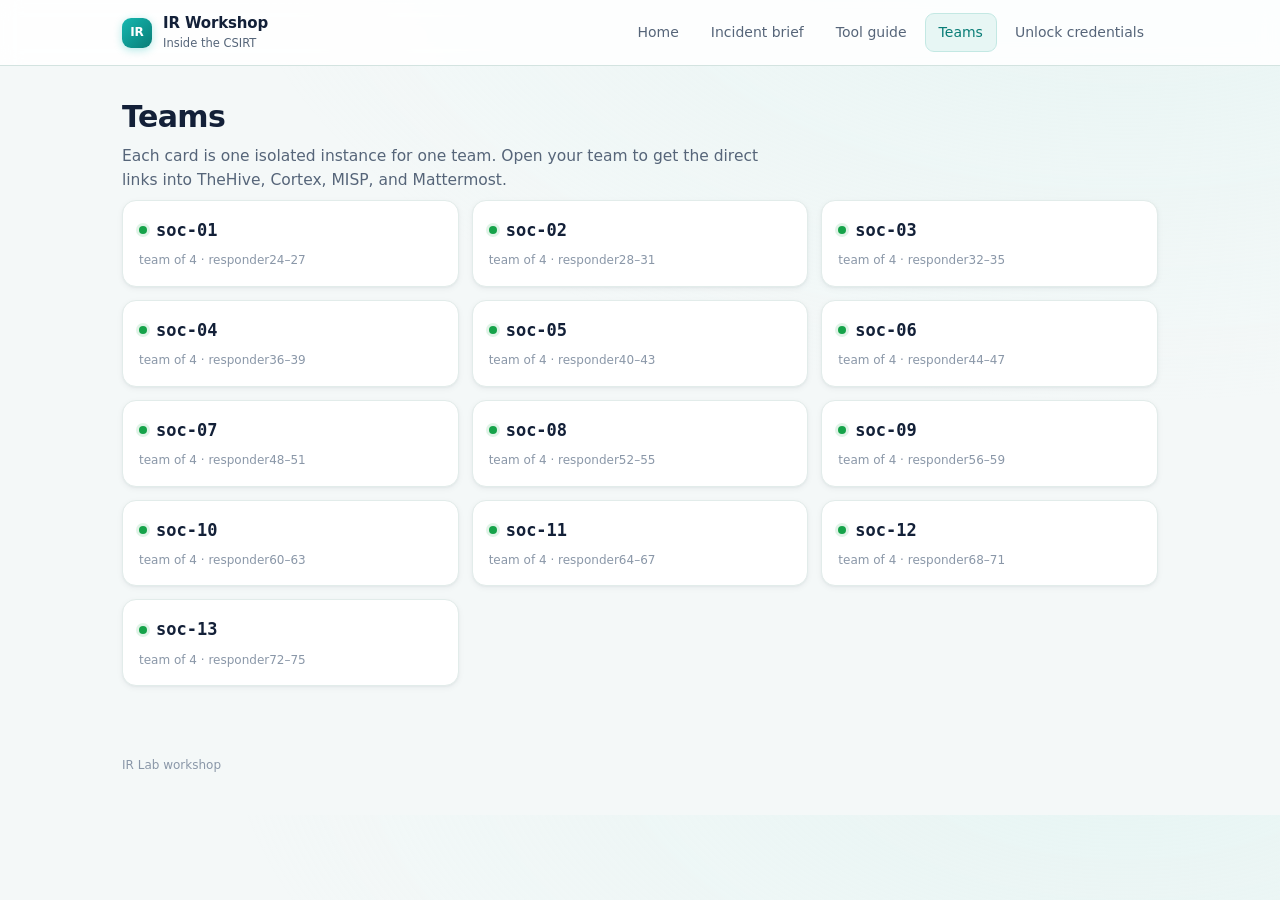
<file: ir-workshop/teams.html>
<!doctype html><html lang="en"><head>
<meta charset="utf-8"><meta name="viewport" content="width=device-width, initial-scale=1">
<title>Teams · IR Lab</title>
<link rel="stylesheet" href="assets/app.css">
</head><body>
<svg width="0" height="0" style="position:absolute"><defs>
<g id="i-copy"><rect x="9" y="9" width="11" height="11" rx="2" fill="none" stroke="currentColor" stroke-width="1.6"/><path d="M5 15V5a2 2 0 0 1 2-2h8" fill="none" stroke="currentColor" stroke-width="1.6"/></g>
<g id="i-ext"><path d="M14 4h6v6M20 4l-9 9M18 13v5a2 2 0 0 1-2 2H6a2 2 0 0 1-2-2V8a2 2 0 0 1 2-2h5" fill="none" stroke="currentColor" stroke-width="1.6"/></g>
</defs></svg>
<header class="top"><div class="top-in">
  <a class="brand" href="index.html"><span class="mk">IR</span>
    <div>IR Workshop<small>Inside the CSIRT</small></div></a>
  <nav class="nav"><a href="index.html" class="">Home</a><a href="brief.html" class="">Incident brief</a><a href="guide.html" class="">Tool guide</a><a href="teams.html" class="on">Teams</a><a href="unlock.html" class="">Unlock credentials</a></nav>
</div></header>
<main class="wrap">
<h1>Teams</h1>
<p class="lead">Each card is one isolated instance for one team. Open your team to get the direct links into TheHive, Cortex, MISP, and Mattermost.</p>
<div class="grid" id="grid"></div>
<script src="assets/fleet-data.js"></script>
<script>
var g=document.getElementById('grid');
Object.keys(FLEET.instances).forEach(function(id){var v=FLEET.instances[id];
 var a=document.createElement('a');a.className='tcard';a.href='team.html?t='+id;
 a.innerHTML='<div class="nm"><span class="live"></span>'+id+'</div>'+
  '<div class="rg" style="margin-top:8px">team of 4 · responder'+v.first+'–'+v.last+'</div>';
 g.appendChild(a);});
</script></main>
<footer class="foot">IR Lab workshop </footer>
</body></html>
</file>
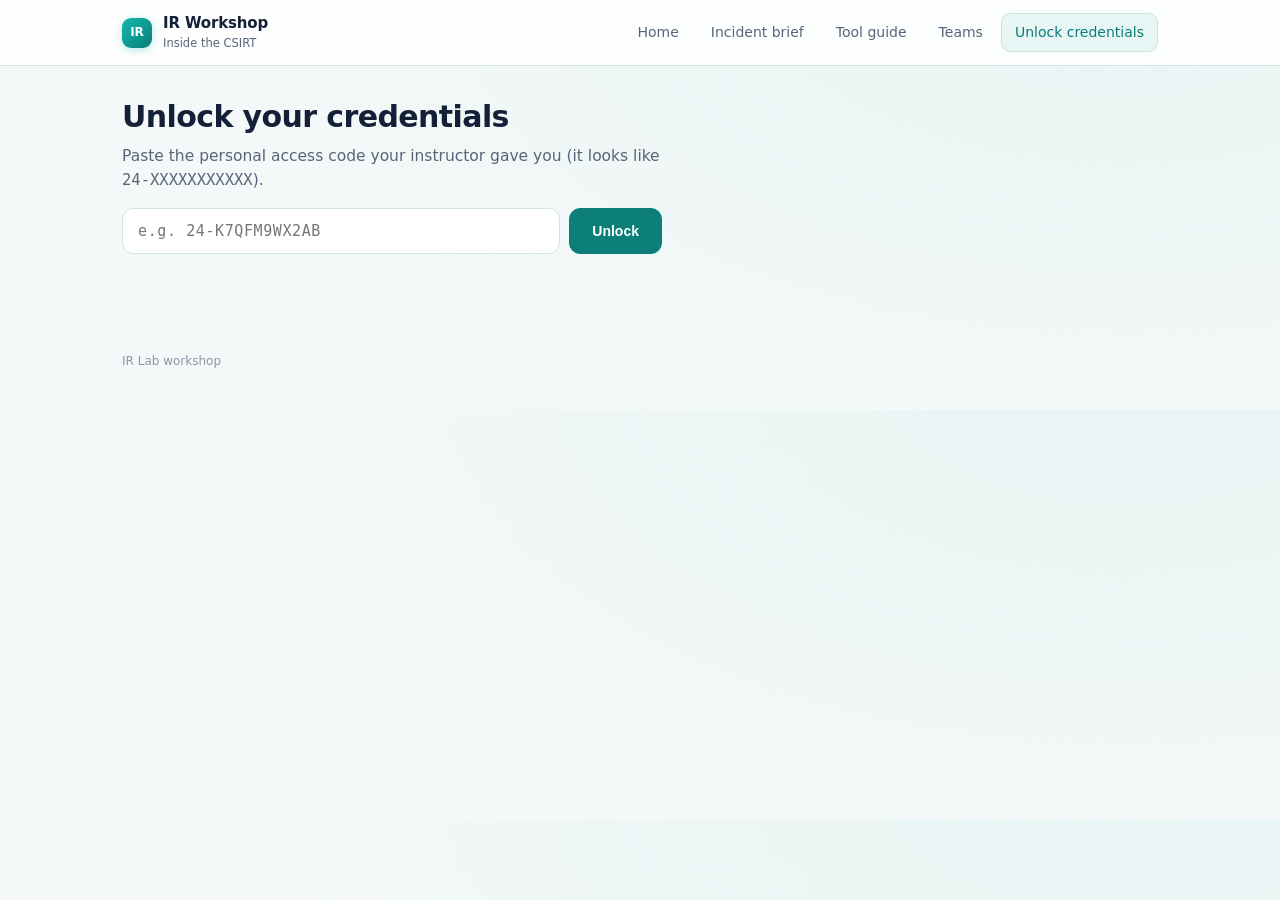
<file: ir-workshop/unlock.html>
<!doctype html><html lang="en"><head>
<meta charset="utf-8"><meta name="viewport" content="width=device-width, initial-scale=1">
<title>Unlock · IR Lab</title>
<link rel="stylesheet" href="assets/app.css">
</head><body>
<svg width="0" height="0" style="position:absolute"><defs>
<g id="i-copy"><rect x="9" y="9" width="11" height="11" rx="2" fill="none" stroke="currentColor" stroke-width="1.6"/><path d="M5 15V5a2 2 0 0 1 2-2h8" fill="none" stroke="currentColor" stroke-width="1.6"/></g>
<g id="i-ext"><path d="M14 4h6v6M20 4l-9 9M18 13v5a2 2 0 0 1-2 2H6a2 2 0 0 1-2-2V8a2 2 0 0 1 2-2h5" fill="none" stroke="currentColor" stroke-width="1.6"/></g>
</defs></svg>
<header class="top"><div class="top-in">
  <a class="brand" href="index.html"><span class="mk">IR</span>
    <div>IR Workshop<small>Inside the CSIRT</small></div></a>
  <nav class="nav"><a href="index.html" class="">Home</a><a href="brief.html" class="">Incident brief</a><a href="guide.html" class="">Tool guide</a><a href="teams.html" class="">Teams</a><a href="unlock.html" class="on">Unlock credentials</a></nav>
</div></header>
<main class="wrap">
<div class="unlock-box">
<h1>Unlock your credentials</h1>
<p class="lead">Paste the personal access code your instructor gave you (it looks like <code>24-XXXXXXXXXXX</code>). </p>
<div class="field">
  <input id="code" type="text" placeholder="e.g. 24-K7QFM9WX2AB" autocomplete="off" spellcheck="false" autocapitalize="characters">
  <button id="go">Unlock</button>
</div>
<div class="err" id="err"></div>
</div>
<div class="result hidden" id="result"></div>
<script src="assets/creds-data.js"></script>
<script src="assets/fleet-data.js"></script>
<script>
var codeEl=document.getElementById('code'),err=document.getElementById('err'),
    res=document.getElementById('result'),go=document.getElementById('go');
var pre=new URLSearchParams(location.search).get('u'); if(pre)codeEl.placeholder=pre+'-…';
function b64(s){var bin=atob(s),a=new Uint8Array(bin.length);for(var i=0;i<bin.length;i++)a[i]=bin.charCodeAt(i);return a;}
function esc(s){return String(s).replace(/[&<>"]/g,function(c){return{'&':'&amp;','<':'&lt;','>':'&gt;','"':'&quot;'}[c];});}
var TL={};FLEET.tools.forEach(function(t){TL[t.key]={accent:t.accent,logo:t.logo,name:t.name};});
async function unlock(){
  err.textContent='';res.classList.add('hidden');
  var raw=(codeEl.value||'').trim().toUpperCase().replace(/\s+/g,'');
  var m=raw.match(/^(\d+)-([0-9A-Z]+)$/);
  if(!m){err.textContent='That doesn\'t look like a valid code. Format: number-CODE.';return;}
  var id=m[1], code=id+'-'+m[2], blob=CREDS[id];
  if(!blob){err.textContent='No account with that number. Check the code with your instructor.';return;}
  go.disabled=true;go.textContent='Unlocking…';
  try{
    var enc=new TextEncoder();
    var km=await crypto.subtle.importKey('raw',enc.encode(code),'PBKDF2',false,['deriveKey']);
    var key=await crypto.subtle.deriveKey({name:'PBKDF2',salt:b64(blob.salt),iterations:window.PBKDF2_ITER,hash:'SHA-256'},
      km,{name:'AES-GCM',length:256},false,['decrypt']);
    var pt=await crypto.subtle.decrypt({name:'AES-GCM',iv:b64(blob.iv),additionalData:enc.encode(id)},key,b64(blob.ct));
    render(JSON.parse(new TextDecoder().decode(pt)));
  }catch(e){err.textContent='Wrong code for that account. Double-check it and try again.';}
  finally{go.disabled=false;go.textContent='Unlock';}
}
function secret(v){return '<span class="secret"><span class="dots">••••••••••</span>'+
  '<span class="val">'+esc(v)+'</span></span> <button class="reveal">Show</button>'+
  '<button class="btn-copy" data-copy="'+esc(v)+'" title="Copy"><svg viewBox="0 0 24 24" width="14" height="14"><use href="#i-copy"/></svg></button>';}
function copy(v){return '<span class="mono">'+esc(v)+'</span> <button class="btn-copy" data-copy="'+esc(v)+'" title="Copy"><svg viewBox="0 0 24 24" width="14" height="14"><use href="#i-copy"/></svg></button>';}
function roleCls(r){return r.indexOf('Org')===0?'r-admin':(r.indexOf('Read')===0?'r-read':'r-member');}
function render(d){
  var tools=d.tools.map(function(t){var m=TL[t.key]||{accent:'#14b8b0',logo:'',name:t.name};
    var note=t.note?'<div style="font-size:12px;color:#8a97a8;margin-top:6px">'+esc(t.note)+'</div>':'';
    return '<div class="credtool" style="--accent:'+m.accent+'">'+
      '<div class="ch"><img class="ct-logo" src="assets/logos/'+m.logo+'" alt="'+esc(m.name)+'">'+
      '<span class="role '+roleCls(t.role)+'">'+esc(t.role)+'</span></div>'+
      '<div class="credrow"><span class="k">URL</span><a class="open" href="'+esc(t.url)+'" target="_blank" rel="noopener">'+esc(t.url)+'</a></div>'+
      '<div class="credrow" style="border-bottom:0"><span class="k">login</span>'+copy(t.login)+'</div>'+note+'</div>';}).join('');
  res.innerHTML=
    '<div class="who"><div class="av">'+esc(String(d.user).replace(/\D/g,''))+'</div>'+
      '<div><div class="nm2">'+esc(d.user)+'</div><div class="sub2">'+esc(d.instance)+' · '+esc(d.ip)+'</div></div></div>'+
    '<div class="card"><div class="credrow"><span class="k">email / login</span>'+copy(d.email)+'</div>'+
      '<div class="credrow" style="border-bottom:0"><span class="k">password</span>'+secret(d.password)+'</div>'+
      '<div style="font-size:12px;color:#8a97a8;margin-top:10px">This one password works on all four tools below.</div></div>'+
    '<h2 style="margin-top:26px">Your access per tool</h2>'+tools+
    '<div class="warnbar" style="margin-top:22px">Keep this to yourself. Close the tab when you\'re done — nothing is saved.</div>';
  res.classList.remove('hidden');res.scrollIntoView({behavior:'smooth',block:'start'});
}
go.addEventListener('click',unlock);
codeEl.addEventListener('keydown',function(e){if(e.key==='Enter')unlock();});
</script></main>
<footer class="foot">IR Lab workshop </footer>
<script>
document.addEventListener('click',function(e){
 var b=e.target.closest('.btn-copy'); if(b){var t=b.getAttribute('data-copy');
  var d=function(){b.classList.add('done');setTimeout(function(){b.classList.remove('done')},1000)};
  if(navigator.clipboard&&navigator.clipboard.writeText){navigator.clipboard.writeText(t).then(d).catch(f)}else f();
  function f(){var a=document.createElement('textarea');a.value=t;a.style.position='fixed';a.style.opacity=0;
   document.body.appendChild(a);a.select();try{document.execCommand('copy');d()}catch(_){}document.body.removeChild(a)}
  return}
 var r=e.target.closest('.reveal'); if(r){var s=r.parentNode.querySelector('.secret');if(s){s.classList.toggle('show');
  r.textContent=s.classList.contains('show')?'Hide':'Show'}}
});
</script></body></html>
</file>
<file: ir-workshop/assets/app.css>
:root{
 --bg:#f4f8f8;--panel:#ffffff;--ink:#132038;--mut:#566579;--mut2:#8a97a8;
 --line:#e2ecea;--line2:#d3e3e0;
 --teal:#14b8b0;--teal-ink:#0a7d77;--teal-btn:#0c8078;--teal-tint:#e7f6f4;
 --warn:#b5451b;--ok:#16a34a;
 --shadow:0 1px 2px rgba(19,32,56,.04),0 2px 6px rgba(19,32,56,.05);
 --shadow2:0 6px 20px rgba(19,32,56,.10);
 --mono:ui-monospace,SFMono-Regular,"SF Mono",Menlo,Consolas,monospace;
 --sans:-apple-system,BlinkMacSystemFont,"Segoe UI",Inter,Roboto,system-ui,sans-serif;}
*{box-sizing:border-box}html{scroll-behavior:smooth}
body{margin:0;background:
 radial-gradient(900px 500px at 88% -12%,#d8f1ee80,transparent),var(--bg);
 color:var(--ink);font-family:var(--sans);font-size:15px;line-height:1.55;-webkit-font-smoothing:antialiased}
a{color:inherit}code{font-family:var(--mono)}
.top{position:sticky;top:0;z-index:30;background:#ffffffdd;backdrop-filter:blur(10px);border-bottom:1px solid var(--line2)}
.top-in{max-width:1080px;margin:0 auto;padding:12px 22px;display:flex;align-items:center;gap:22px;flex-wrap:wrap}
.brand{display:flex;align-items:center;gap:11px;text-decoration:none;font-weight:680;letter-spacing:-.01em;color:var(--ink)}
.brand .mk{width:30px;height:30px;border-radius:9px;display:grid;place-items:center;background:linear-gradient(135deg,#14b8b0,#0a7d77);color:#fff;font-size:12px;font-weight:700;box-shadow:0 2px 8px #14b8b055}
.brand small{display:block;font-weight:500;color:var(--mut);font-size:11.5px;letter-spacing:0}
.nav{display:flex;gap:4px;margin-left:auto;flex-wrap:wrap}
.nav a{padding:8px 13px;border-radius:9px;text-decoration:none;color:var(--mut);font-size:14px;border:1px solid transparent}
.nav a:hover{color:var(--ink);background:#eef4f3}
.nav a.on{color:var(--teal-ink);background:var(--teal-tint);border-color:#c3e8e3}
.wrap{max-width:1080px;margin:0 auto;padding:34px 22px 70px}
.foot{max-width:1080px;margin:0 auto;padding:0 22px 40px;color:var(--mut2);font-size:12px}
h1{font-size:30px;letter-spacing:-.02em;margin:0 0 10px;font-weight:720;line-height:1.12}
h2{font-size:20px;letter-spacing:-.01em;margin:36px 0 14px;font-weight:680}
.lead{color:var(--mut);max-width:66ch;margin:0 0 8px;font-size:15.5px}
.card{background:var(--panel);border:1px solid var(--line);border-radius:16px;padding:22px;box-shadow:var(--shadow)}
.mono{font-family:var(--mono);font-size:13px;word-break:break-all}
.btn-copy{display:inline-grid;place-items:center;width:24px;height:24px;margin-left:4px;border-radius:6px;background:#fff;border:1px solid var(--line2);color:var(--mut);cursor:pointer;transition:.12s;vertical-align:middle}
.btn-copy:hover{color:var(--teal-ink);border-color:var(--teal)}.btn-copy.done{color:#fff;background:var(--ok);border-color:var(--ok)}
.pill{display:inline-flex;align-items:center;gap:6px;padding:5px 11px;border-radius:20px;background:#fff;border:1px solid var(--line2);font-size:12.5px;color:var(--mut)}
.warnbar{border:1px solid #f0d3c4;background:#fdf4ee;border-radius:12px;padding:14px 16px;color:#7a4a2f;font-size:13.5px;margin:0 0 26px}
.warnbar b{color:var(--warn)}
/* hero + home */
.hero{background:linear-gradient(135deg,#0d8f88,#0a7d77 60%,#0b6f6a);color:#eafffb;border-radius:20px;padding:34px 30px;box-shadow:var(--shadow2);position:relative;overflow:hidden}
.hero::after{content:"";position:absolute;right:-60px;top:-60px;width:240px;height:240px;border-radius:50%;background:#ffffff18}
.hero h1{color:#fff}.hero .lead{color:#d4fbf5;max-width:60ch}
.stats{display:flex;gap:30px;margin-top:22px;flex-wrap:wrap}
.stat b{display:block;font-size:26px;font-family:var(--mono);letter-spacing:-.02em;color:#fff}
.stat span{font-size:12px;color:#bff1ea}
.logostrip{display:flex;align-items:center;gap:30px;flex-wrap:wrap;background:#fff;border:1px solid var(--line);border-radius:16px;padding:18px 24px;margin-top:18px;box-shadow:var(--shadow)}
.logostrip img{height:30px;width:auto}
.logostrip .ls-label{font-size:12.5px;color:var(--mut2);margin-right:4px}
.tiles3{display:grid;grid-template-columns:repeat(3,1fr);gap:14px;margin-top:20px}
@media(max-width:800px){.tiles3{grid-template-columns:1fr}}
.navtile{display:block;text-decoration:none;background:var(--panel);border:1px solid var(--line);border-radius:16px;padding:20px;transition:.14s;box-shadow:var(--shadow)}
.navtile:hover{border-color:var(--teal);transform:translateY(-2px);box-shadow:var(--shadow2)}
.navtile h3{margin:0 0 6px;font-size:16px}.navtile p{margin:0;color:var(--mut);font-size:13.5px}
.navtile .go{color:var(--teal-ink);font-size:13px;margin-top:12px;display:inline-flex;align-items:center;gap:6px;font-weight:600}
/* guide */
.tool{border:1px solid var(--line);border-radius:16px;padding:22px;margin:14px 0;position:relative;overflow:hidden;background:var(--panel);box-shadow:var(--shadow)}
.tool::before{content:"";position:absolute;left:0;top:0;bottom:0;width:4px;background:var(--accent)}
.tool-h{display:flex;align-items:center;gap:14px;flex-wrap:wrap;margin-bottom:6px}
.tlogo{height:38px;width:auto;display:block}
.tool-h .port{font-family:var(--mono);font-size:12px;color:var(--mut2)}
.tool-h .tag{margin-left:auto;font-size:12px;color:var(--teal-ink);background:var(--teal-tint);border:1px solid #c3e8e3;padding:4px 11px;border-radius:20px}
.tool .desc{color:var(--mut);margin:8px 0 15px;max-width:70ch}
.steps{list-style:none;padding:0;margin:0;counter-reset:s}
.steps li{counter-increment:s;position:relative;padding:8px 0 8px 36px;border-bottom:1px solid var(--line);font-size:14px}
.steps li:last-child{border-bottom:0}
.steps li::before{content:counter(s);position:absolute;left:0;top:7px;width:23px;height:23px;border-radius:7px;background:var(--teal-tint);border:1px solid #c3e8e3;color:var(--teal-ink);font-family:var(--mono);font-size:12px;display:grid;place-items:center;font-weight:600}
.tips{margin:14px 0 0;padding:12px 14px;background:#f6faf9;border:1px solid var(--line);border-radius:10px;font-size:13px;color:var(--mut)}
.tips b{color:var(--ink)}
/* teams */
.grid{display:grid;grid-template-columns:repeat(3,1fr);gap:13px}
@media(max-width:820px){.grid{grid-template-columns:repeat(2,1fr)}}
@media(max-width:520px){.grid{grid-template-columns:1fr}}
.tcard{display:block;text-decoration:none;background:var(--panel);border:1px solid var(--line);border-radius:14px;padding:16px;transition:.14s;box-shadow:var(--shadow)}
.tcard:hover{border-color:var(--teal);transform:translateY(-2px);box-shadow:var(--shadow2)}
.tcard .nm{font-family:var(--mono);font-size:17px;font-weight:650;display:flex;align-items:center;gap:9px;color:var(--ink)}
.tcard .live{width:8px;height:8px;border-radius:50%;background:var(--ok);box-shadow:0 0 0 3px #16a34a22}
.tcard .ip{font-family:var(--mono);font-size:12.5px;color:var(--teal-ink);margin-top:9px}
.tcard .rg{font-size:12px;color:var(--mut2);margin-top:3px}
/* team detail + unlock links */
.toollinks{display:grid;grid-template-columns:repeat(2,1fr);gap:11px;margin-top:18px}
@media(max-width:560px){.toollinks{grid-template-columns:1fr}}
.tl{display:flex;align-items:center;gap:14px;text-decoration:none;background:var(--panel);border:1px solid var(--line);border-radius:12px;padding:14px 16px;transition:.14s;box-shadow:var(--shadow)}
.tl:hover{border-color:var(--accent);transform:translateY(-1px);box-shadow:var(--shadow2)}
.tl-logo{height:22px;width:auto;flex:0 0 auto}
.tl .tu{font-family:var(--mono);font-size:12px;color:var(--mut)}
.tl .arrow{margin-left:auto;color:var(--mut2)}
.roster{margin-top:24px;border:1px solid var(--line);border-radius:14px;overflow:hidden;box-shadow:var(--shadow)}
.roster table{width:100%;border-collapse:collapse;font-size:13.5px;background:#fff}
.roster th,.roster td{text-align:left;padding:10px 14px;border-bottom:1px solid var(--line)}
.roster th{background:#f6faf9;color:var(--mut);font-weight:650;font-size:12px}
.roster tr:last-child td{border-bottom:0}
.roster .num{font-family:var(--mono);color:var(--teal-ink)}
.r-admin{color:#b7791f;font-weight:600}.r-read{color:#2f6bd8}.r-member{color:var(--mut)}
.back{display:inline-flex;align-items:center;gap:7px;color:var(--mut);text-decoration:none;font-size:13px;margin-bottom:14px}
.back:hover{color:var(--teal-ink)}
/* unlock */
.unlock-box{max-width:540px}
.field{display:flex;gap:9px;margin-top:16px}
.field input{flex:1;padding:13px 15px;border-radius:11px;background:#fff;border:1px solid var(--line2);color:var(--ink);font-family:var(--mono);font-size:15px;letter-spacing:.04em;outline:none}
.field input:focus{border-color:var(--teal);box-shadow:0 0 0 3px #14b8b033}
.field button{padding:13px 22px;border-radius:11px;background:var(--teal-btn);border:1px solid var(--teal-btn);color:#fff;font-weight:650;font-size:14px;cursor:pointer;transition:.12s}
.field button:hover{background:#0a6f68}.field button:disabled{opacity:.55;cursor:default}
.err{color:var(--warn);font-size:13px;margin-top:10px;min-height:18px}
.result{margin-top:26px}
.who{display:flex;align-items:center;gap:13px;margin-bottom:16px}
.who .av{width:48px;height:48px;border-radius:12px;display:grid;place-items:center;font-family:var(--mono);font-weight:650;background:var(--teal-tint);border:1px solid #c3e8e3;color:var(--teal-ink);font-size:16px}
.who .nm2{font-size:19px;font-weight:700}.who .sub2{color:var(--mut);font-size:13px}
.credrow{display:flex;align-items:center;gap:10px;flex-wrap:wrap;padding:11px 0;border-bottom:1px solid var(--line)}
.credrow .k{flex:0 0 96px;font-size:12px;color:var(--mut2)}
.credtool{border:1px solid var(--line);border-radius:12px;padding:15px;margin-top:11px;position:relative;background:#fff;box-shadow:var(--shadow)}
.credtool::before{content:"";position:absolute;left:0;top:0;bottom:0;width:4px;background:var(--accent);border-radius:4px 0 0 4px}
.credtool .ch{display:flex;align-items:center;gap:10px;margin-bottom:10px}
.ct-logo{height:22px;width:auto}.credtool .ch .role{margin-left:auto;font-size:12px}
.credtool a.open{font-family:var(--mono);font-size:12px;color:var(--teal-ink);text-decoration:none}
.credtool a.open:hover{text-decoration:underline}
.secret{font-family:var(--mono);font-size:14px;color:var(--ink)}
.secret .dots{letter-spacing:2px;color:var(--mut2)}.secret .val{display:none}.secret.show .dots{display:none}.secret.show .val{display:inline}
.reveal{background:#fff;border:1px solid var(--line2);color:var(--mut);border-radius:6px;padding:3px 10px;font-size:12px;cursor:pointer}
.reveal:hover{color:var(--teal-ink);border-color:var(--teal)}
.hidden{display:none!important}
.jump{display:flex;gap:8px;flex-wrap:wrap;margin:16px 0 4px}
.jump a{text-decoration:none}.jump a:hover{border-color:var(--teal);color:var(--teal-ink)}
.sees{list-style:none;padding:0;margin:8px 0 0}
.sees li{position:relative;padding:7px 0 7px 24px;border-bottom:1px solid var(--line);font-size:14px}
.sees li:last-child{border-bottom:0}
.sees li::before{content:"";position:absolute;left:3px;top:14px;width:8px;height:8px;border-radius:2px;background:var(--teal);transform:rotate(45deg)}
.timeline{position:relative;margin:10px 0 0;padding-left:24px}
.timeline::before{content:"";position:absolute;left:7px;top:8px;bottom:8px;width:2px;background:var(--line2)}
.ev{position:relative;padding:13px 0;border-bottom:1px solid var(--line)}
.ev:last-child{border-bottom:0}
.ev::before{content:"";position:absolute;left:-21px;top:17px;width:11px;height:11px;border-radius:50%;background:#fff;border:2px solid var(--teal)}
.ev.crit::before{border-color:var(--warn)}
.ev .t{font-family:var(--mono);font-size:12.5px;color:var(--teal-ink)}
.ev.crit .t{color:var(--warn)}
.ev .row{display:flex;gap:7px;flex-wrap:wrap;align-items:center;margin:5px 0}
.ev .host{font-family:var(--mono);font-size:11.5px;background:#eef2f7;border:1px solid #dbe3ec;color:#31405a;padding:2px 8px;border-radius:20px}
.ev .type{font-size:11.5px;background:var(--teal-tint);border:1px solid #c3e8e3;color:var(--teal-ink);padding:2px 8px;border-radius:20px}
.ev.crit .type{background:#fdf0ea;border-color:#f0d3c4;color:var(--warn)}
.ev .ind{font-family:var(--mono);font-size:12px;color:var(--ink);background:#fff;border:1px dashed var(--line2);padding:2px 8px;border-radius:6px}
.ev .d{color:var(--mut);font-size:13.5px}
.phases{display:flex;gap:8px;flex-wrap:wrap;margin:12px 0 0}
.phase{font-size:12.5px;color:var(--teal-ink);background:var(--teal-tint);border:1px solid #c3e8e3;padding:5px 12px;border-radius:20px;font-weight:600}
.blist{margin:6px 0 0;padding-left:18px;color:var(--mut);font-size:14px}.blist li{margin:5px 0}
.mono-cell{font-family:var(--mono);font-size:12.5px;color:var(--ink);word-break:break-all}
.brief-banner{display:flex;align-items:center;justify-content:space-between;gap:20px;flex-wrap:wrap;text-decoration:none;margin-top:20px;padding:22px 26px;border-radius:16px;background:linear-gradient(135deg,#0d8f88,#0a7d77 60%,#0b6f6a);color:#eafffb;box-shadow:var(--shadow2);position:relative;overflow:hidden;transition:.14s}
.brief-banner::after{content:"";position:absolute;right:-40px;top:-40px;width:180px;height:180px;border-radius:50%;background:#ffffff14}
.brief-banner:hover{transform:translateY(-2px)}
.brief-banner .bb-text{position:relative;z-index:1}
.brief-banner .bb-text h3{margin:0 0 4px;color:#fff;font-size:19px;letter-spacing:-.01em}
.brief-banner .bb-text p{margin:0;color:#d4fbf5;font-size:14px;max-width:62ch}
.brief-banner .bb-cta{position:relative;z-index:1;flex:0 0 auto;background:#ffffff24;border:1px solid #ffffff40;color:#fff;padding:11px 17px;border-radius:11px;font-weight:650;font-size:14px;white-space:nowrap}
.brief-banner:hover .bb-cta{background:#ffffff33}
@media print{.top,.nav,.field,.btn-copy,.reveal{display:none!important}
 body{background:#fff}.secret .val{display:inline}.secret .dots{display:none}
 .card,.tool,.credtool,.tl{box-shadow:none}}
</file>
